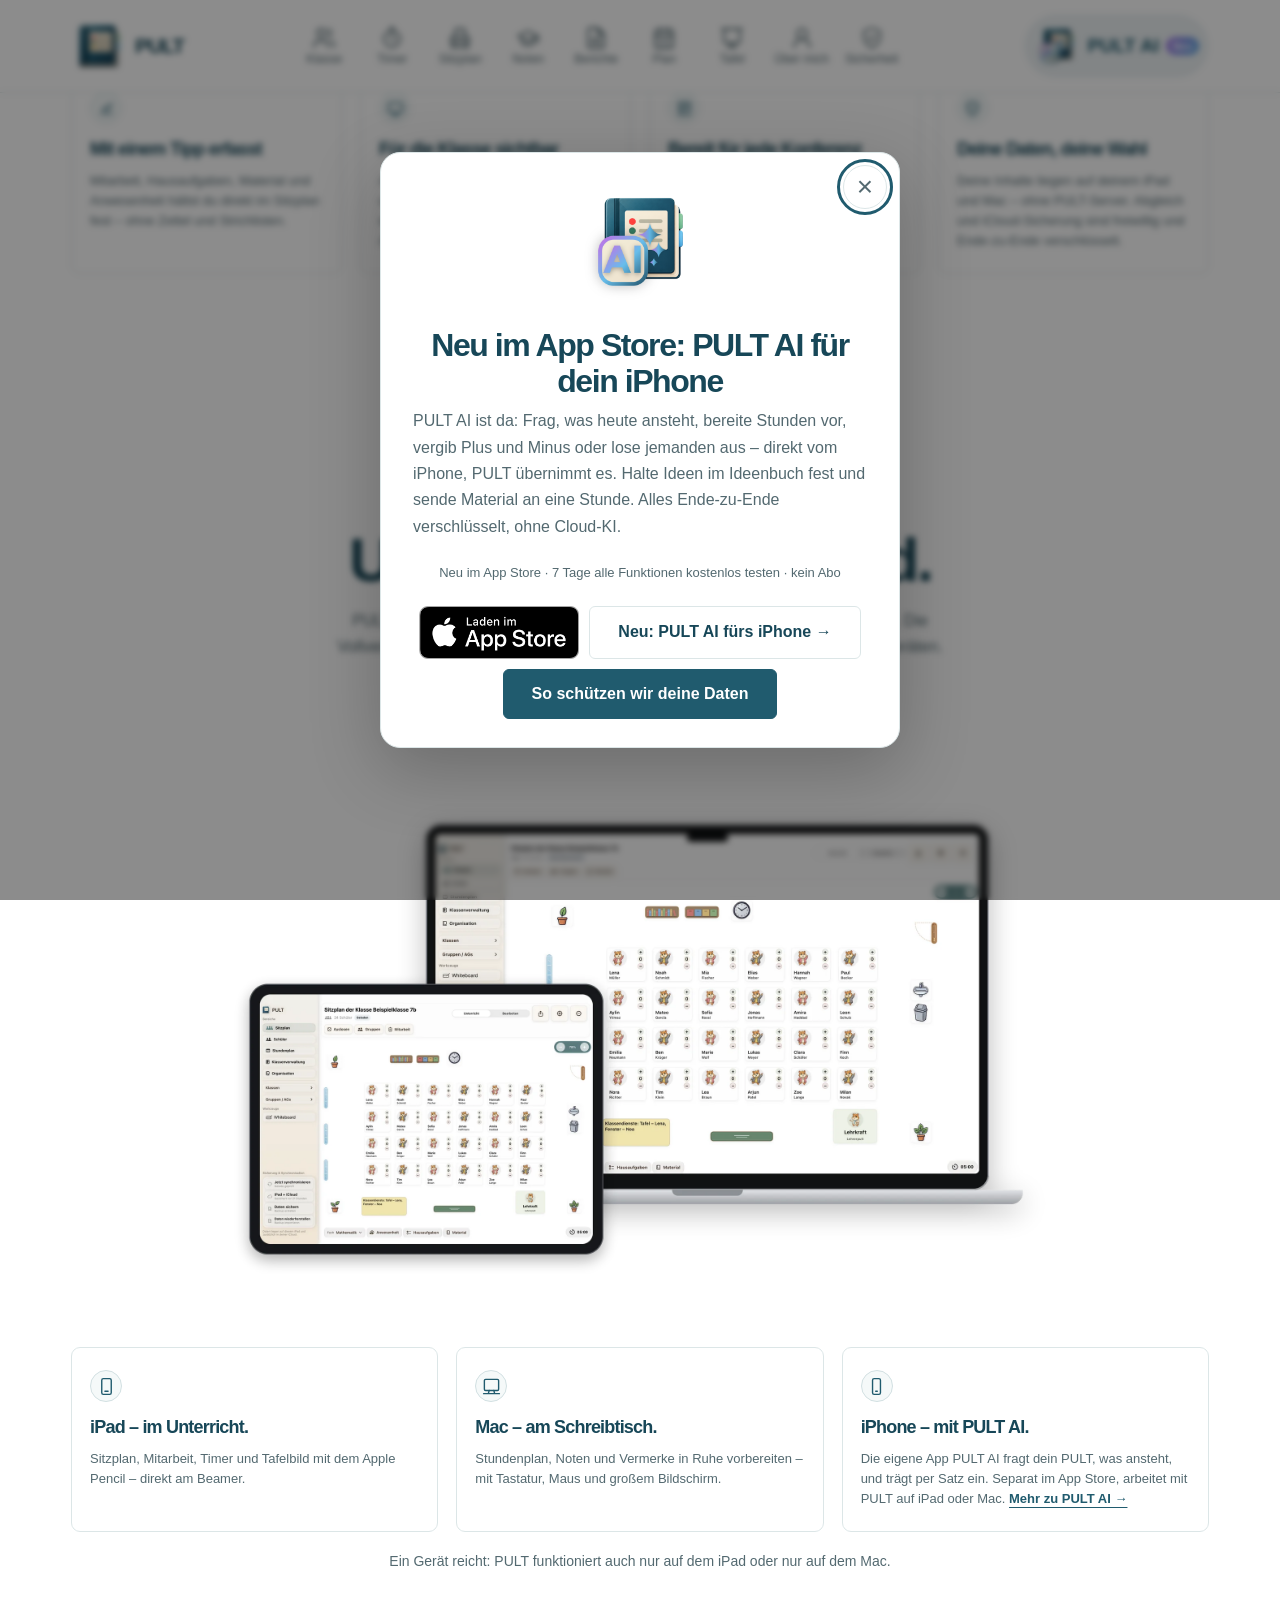
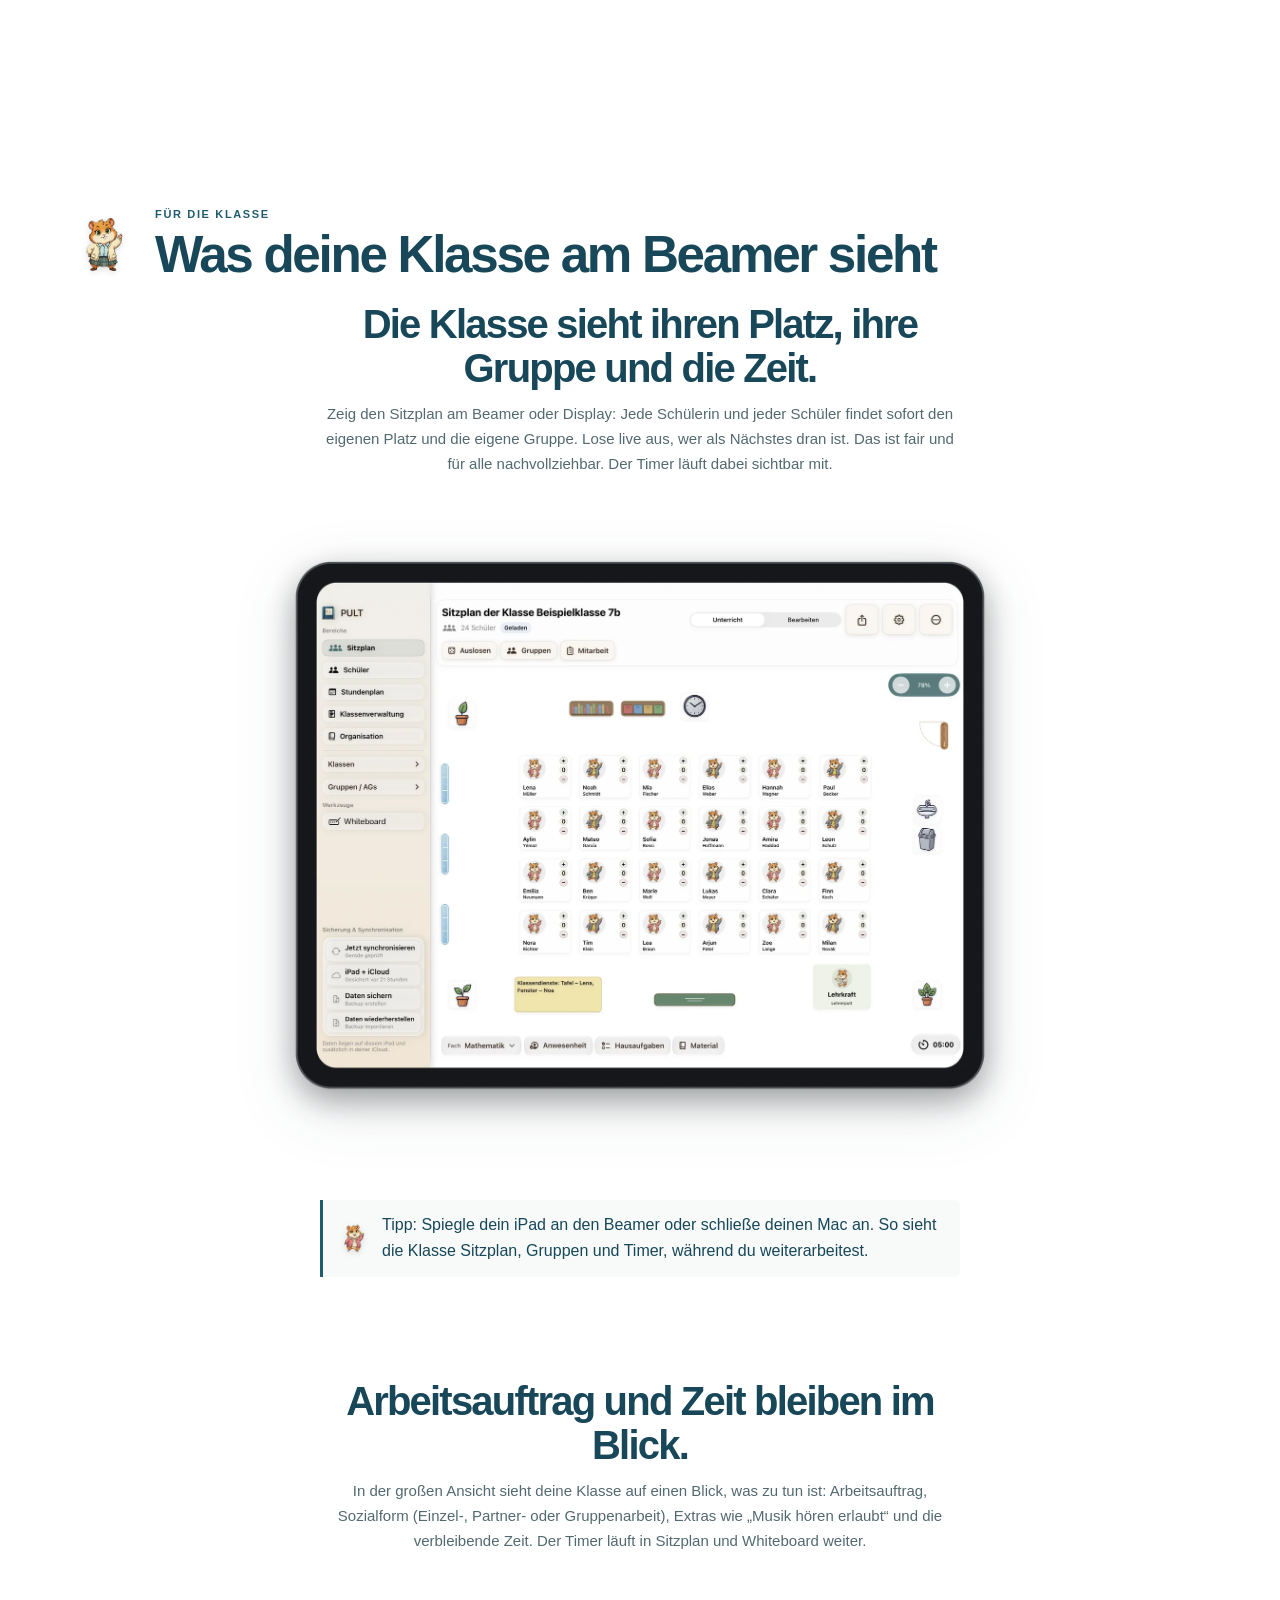
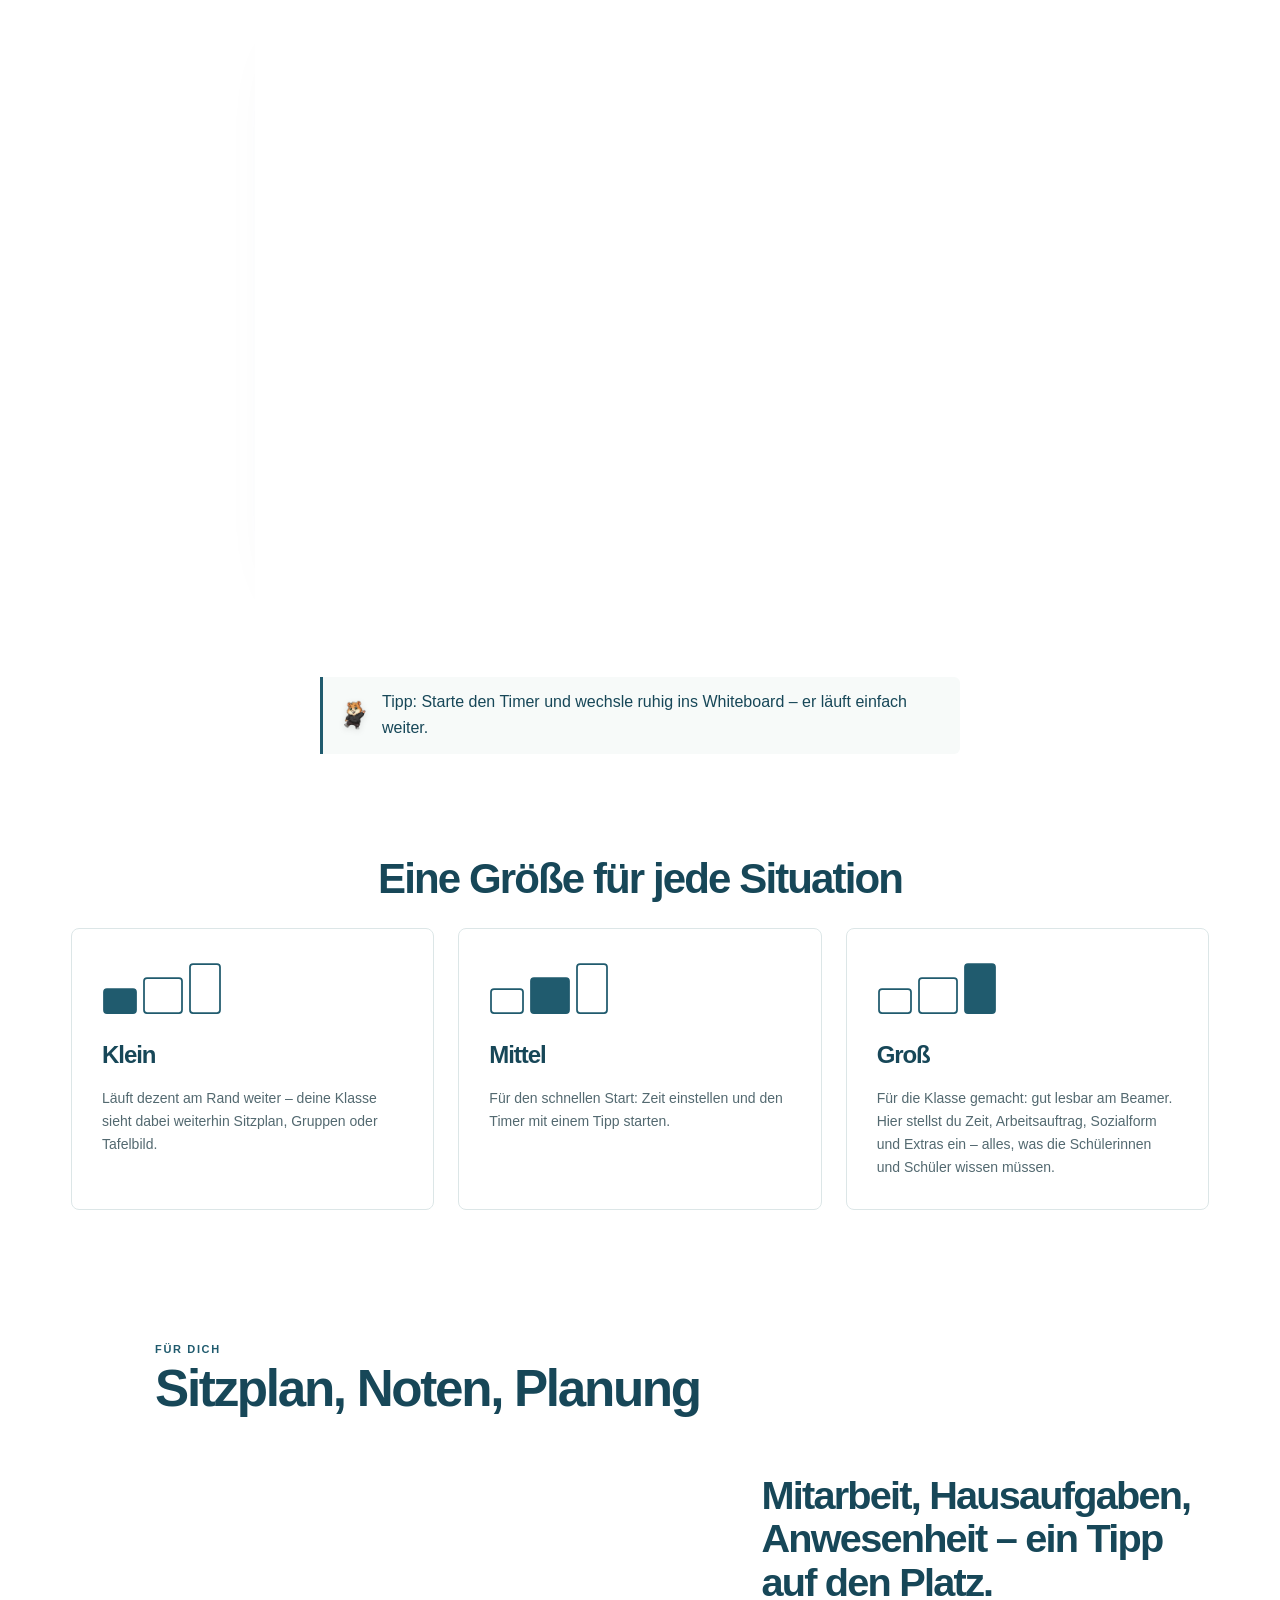
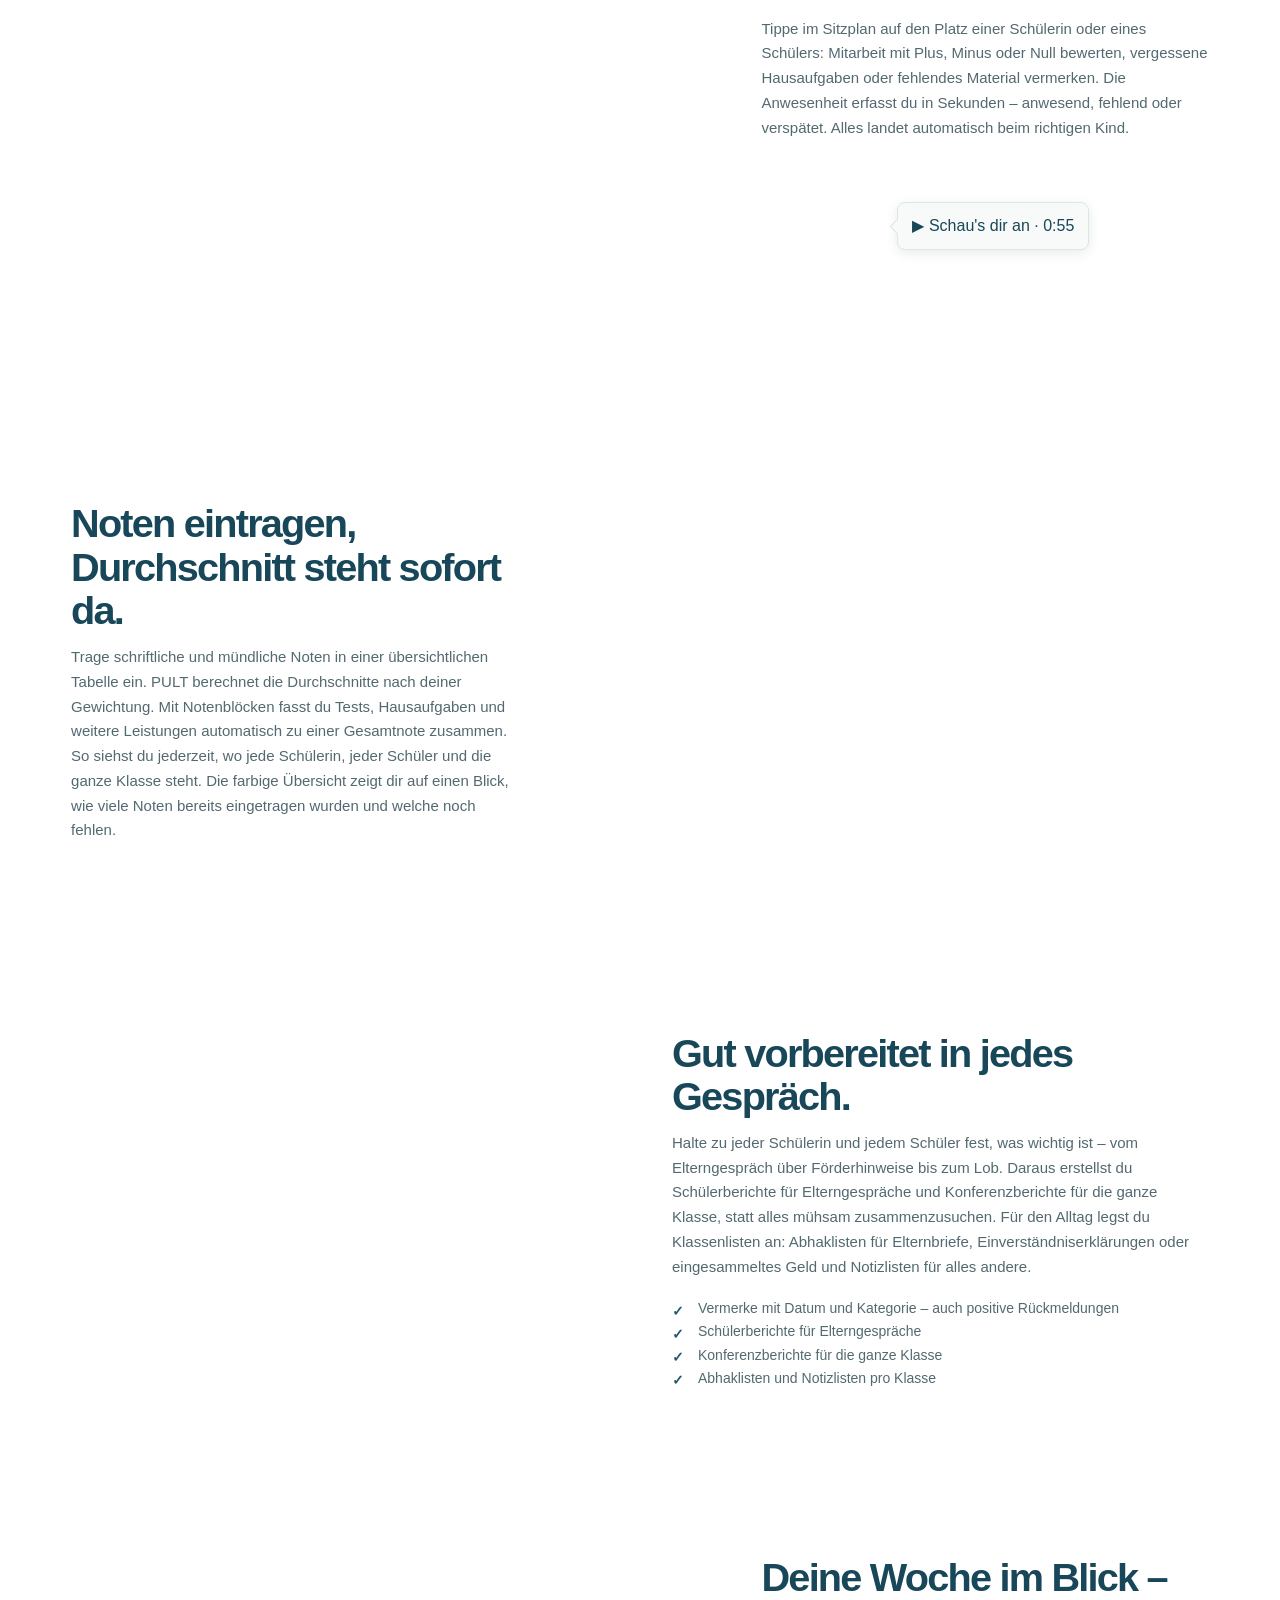
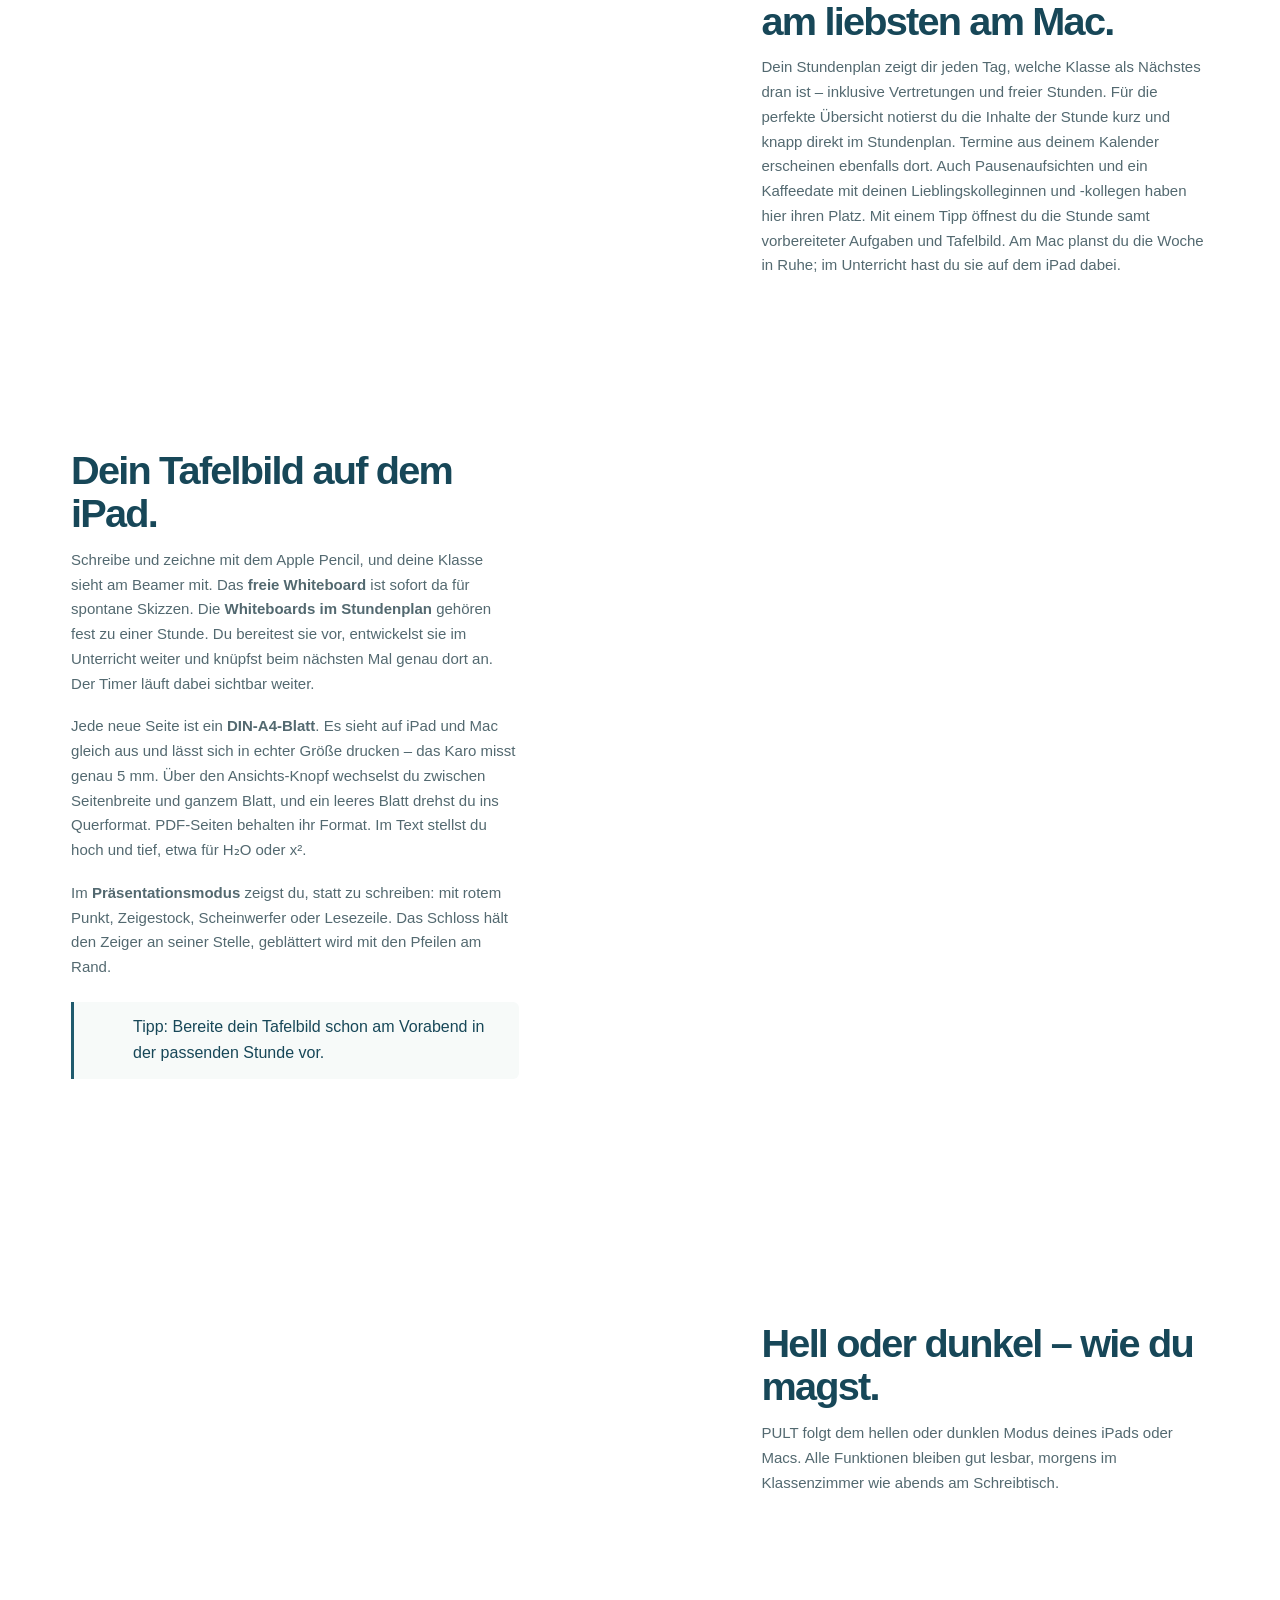
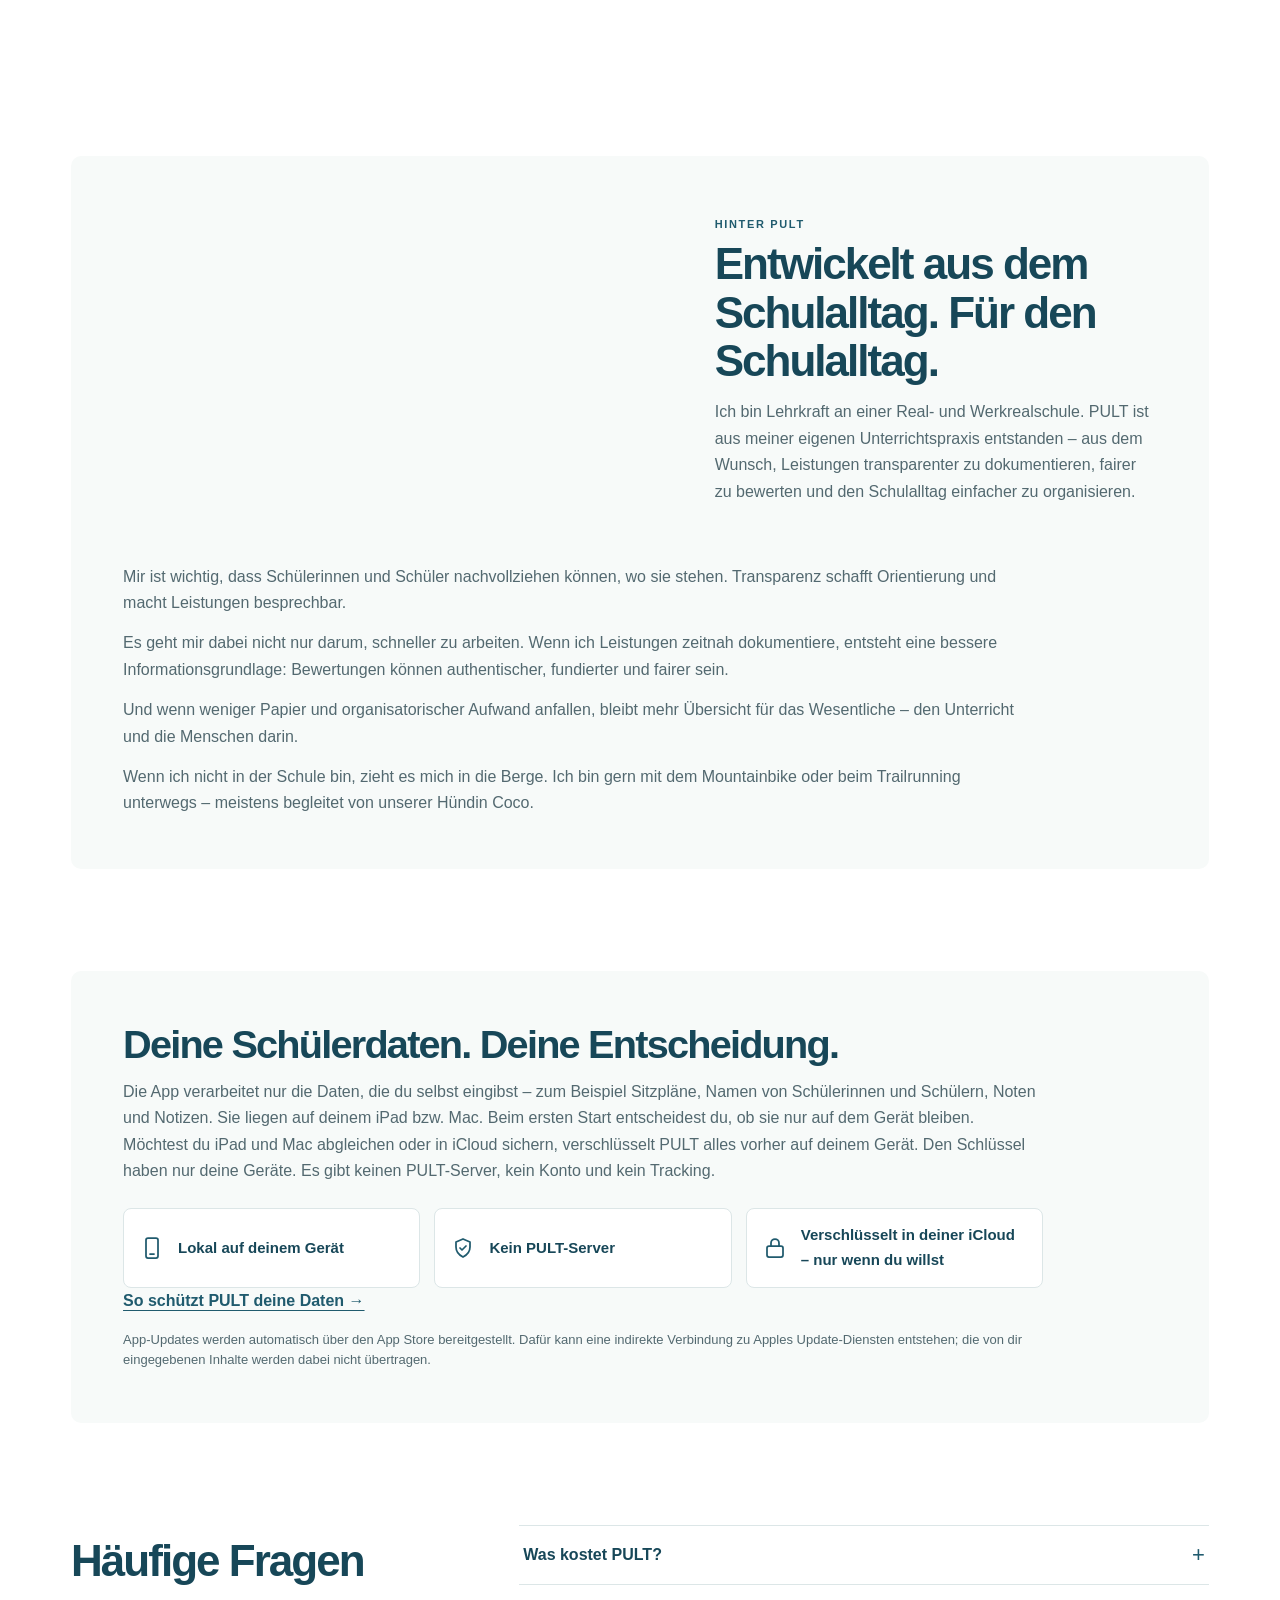
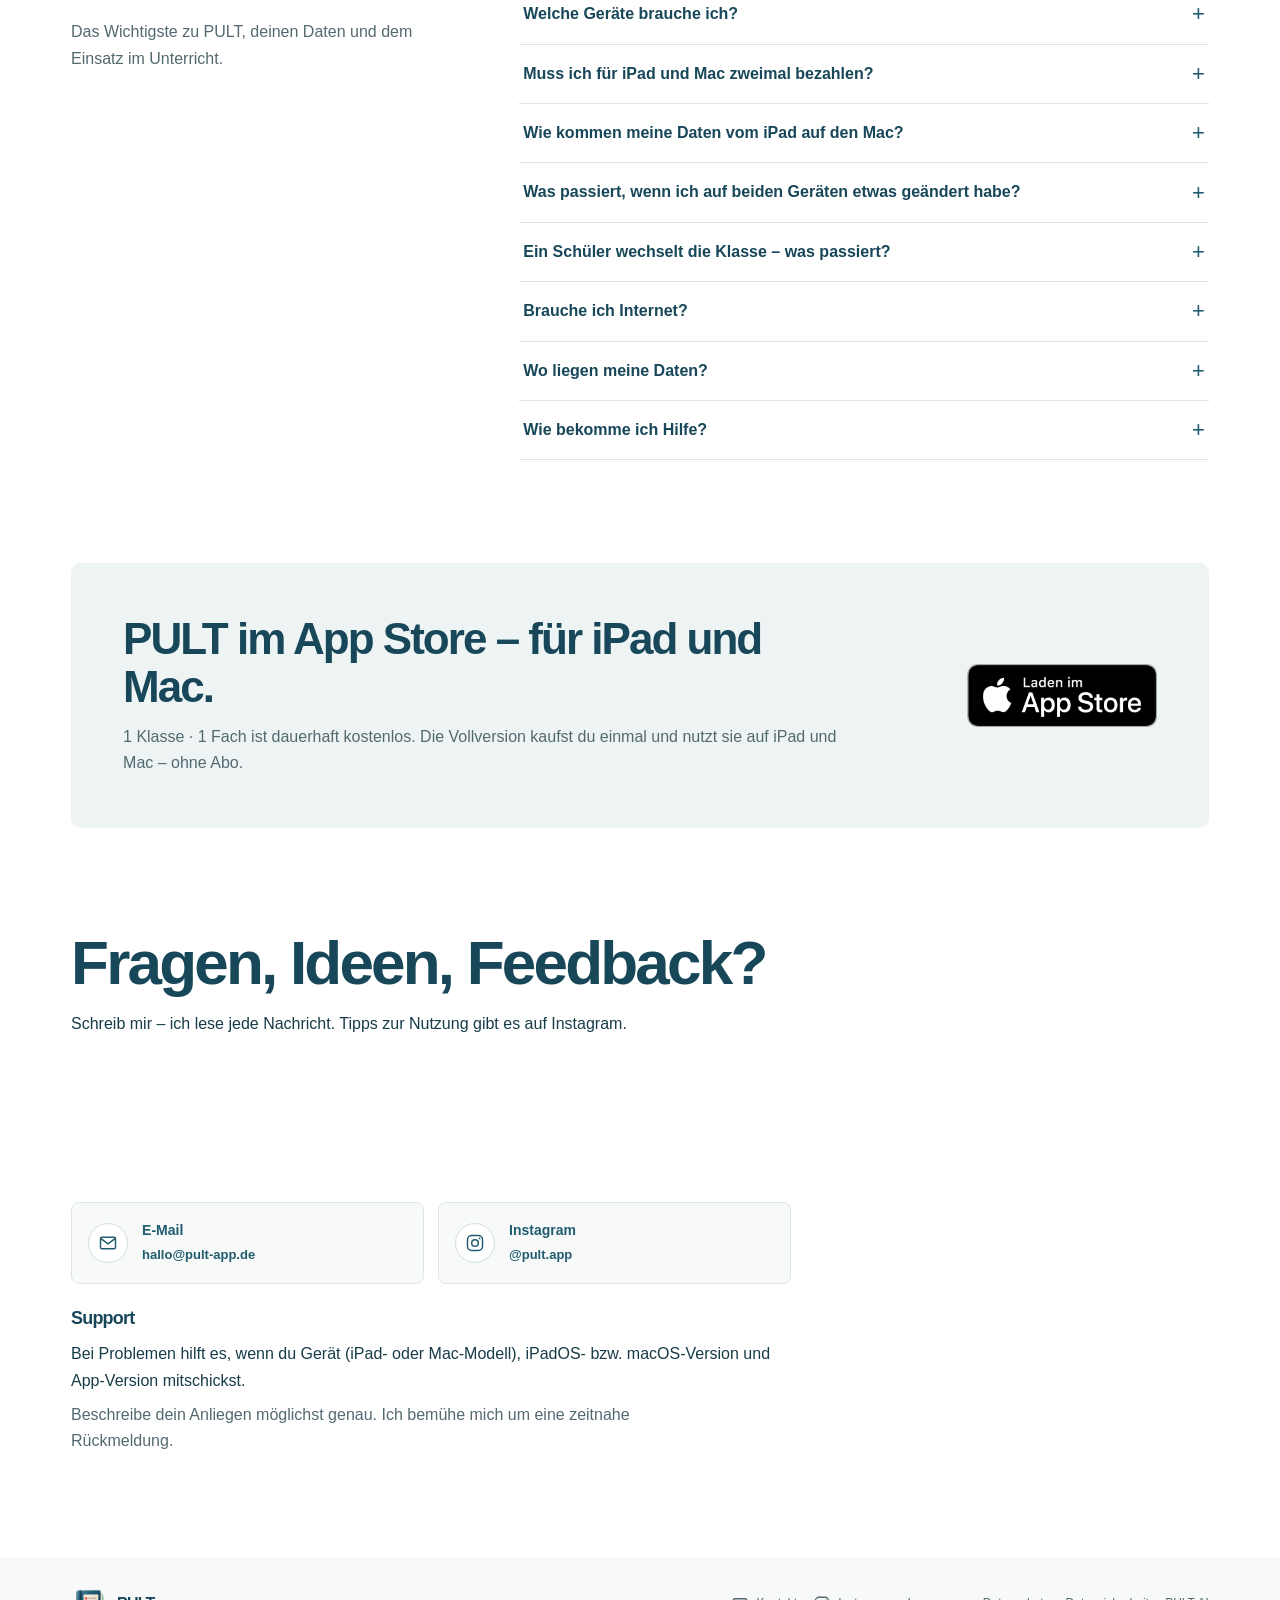
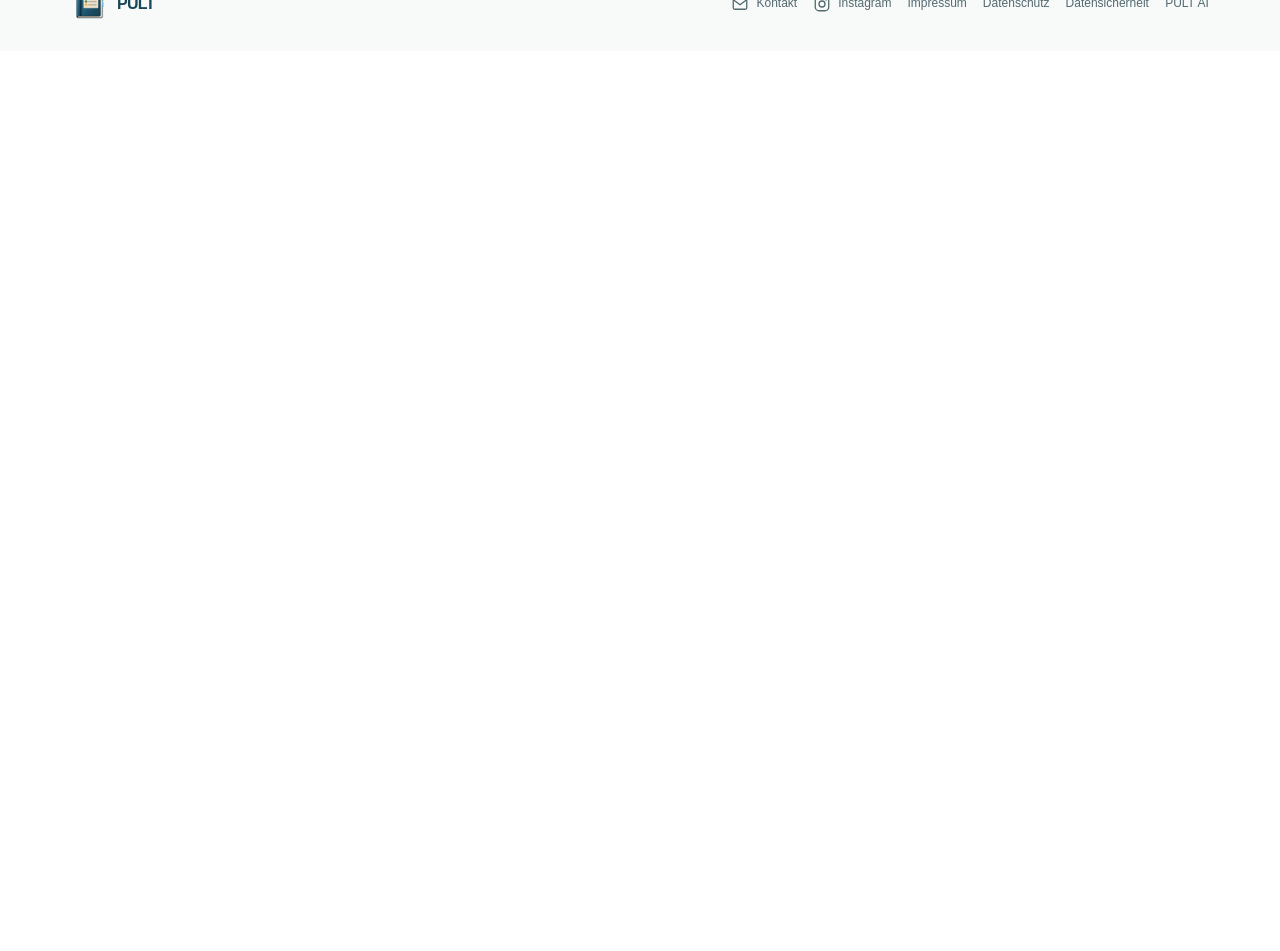
<file: index.html>
<!doctype html>
<html lang="de">
  <head>
    <meta charset="utf-8">
    <meta name="viewport" content="width=device-width, initial-scale=1">
    <meta name="theme-color" content="#ffffff">
    <meta name="description" content="PULT organisiert Sitzplan, Mitarbeit, Timer, Noten und Stundenplan für deinen Unterricht – auf dem iPad und auf dem Mac.">
    <meta property="og:type" content="website">
    <meta property="og:locale" content="de_DE">
    <meta property="og:title" content="PULT – dein digitales Lehrerpult">
    <meta property="og:description" content="Planen am Mac. Unterrichten am iPad. Dein digitales Lehrerpult – einmal kaufen, auf beiden nutzen.">
    <meta property="og:image" content="https://pult-app.de/assets/images/web/og-pult-geraete.png">
    <meta property="og:image:width" content="1200">
    <meta property="og:image:height" content="630">
    <meta property="og:image:alt" content="PULT auf iPad und Mac, daneben PULT AI auf dem iPhone. Planen am Mac. Unterrichten am iPad.">
    <meta name="twitter:card" content="summary_large_image">
    <meta name="twitter:image" content="https://pult-app.de/assets/images/web/og-pult-geraete.png">
    <title>PULT – dein digitales Lehrerpult</title>
    <link rel="icon" href="./assets/pult-logo.png" type="image/png">
    <link rel="apple-touch-icon" href="./assets/pult-logo.png">
    <link rel="stylesheet" href="./styles.css?v=hero-sitzplan-timer-20261111">
    <link rel="stylesheet" href="./assets/css/pult-ai-popup.css?v=pult-ai-appstore-20261107">
    <script type="module" src="./script.js?v=mac-20261111"></script>
    <script src="./assets/js/videos.js" defer></script>
    <script src="./assets/js/pult-ai-popup.js?v=pult-ai-appstore-20261107" defer></script>
  </head>
  <body>
    <a class="skip-link" href="#inhalt">Zum Inhalt springen</a>
    <header class="site-header">
      <div class="container header-inner">
        <a class="brand" href="#start" aria-label="PULT – zur Startseite">
          <img src="./assets/pult-logo.png" width="54" height="54" alt="">
          <span>PULT</span>
        </a>
        <a class="navigation-pult-ai header-pult-ai" href="/pult-ai/" aria-label="PULT AI, neu"><img src="./assets/images/pult-ai-logo.png?v=20261025" width="46" height="46" alt=""><span>PULT AI</span></a>
        <button class="menu-toggle" type="button" aria-expanded="false" aria-controls="hauptnavigation">
          <span class="menu-icon" aria-hidden="true"></span>
          <span class="visually-hidden">Menü öffnen</span>
        </button>
        <nav class="navigation" id="hauptnavigation" aria-label="Hauptnavigation">
          <a class="navigation-link" href="#klasse" aria-label="Für die Klasse" title="Für die Klasse"><svg aria-hidden="true" viewBox="0 0 24 24"><path d="M16 21v-2a4 4 0 0 0-4-4H6a4 4 0 0 0-4 4v2"/><circle cx="9" cy="7" r="4"/><path d="M22 21v-2a4 4 0 0 0-3-3.87M16 3.13a4 4 0 0 1 0 7.75"/></svg><span class="nav-label-short">Klasse</span><span class="nav-label-full">Für die Klasse</span></a>
          <a class="navigation-link" href="#timer" aria-label="Timer" title="Timer"><svg aria-hidden="true" viewBox="0 0 24 24"><circle cx="12" cy="13" r="8"/><path d="M12 9v4l2.5 1.5M10 2h4M12 2v3"/></svg><span class="nav-label-short">Timer</span><span class="nav-label-full">Timer</span></a>
          <a class="navigation-link" href="#sitzplan" aria-label="Sitzplan" title="Sitzplan"><svg aria-hidden="true" viewBox="0 0 24 24"><path d="M7 11V5a2 2 0 0 1 2-2h6a2 2 0 0 1 2 2v6"/><path d="M5 11h14a2 2 0 0 1 2 2v3H3v-3a2 2 0 0 1 2-2ZM5 16v5m14-5v5M3 21h18"/></svg><span class="nav-label-short">Sitzplan</span><span class="nav-label-full">Sitzplan</span></a>
          <a class="navigation-link" href="#noten" aria-label="Noten" title="Noten"><svg aria-hidden="true" viewBox="0 0 24 24"><path d="m22 10-10-5L2 10l10 5 10-5ZM6 12v5c3.5 3 8.5 3 12 0v-5m4-2v6"/></svg><span class="nav-label-short">Noten</span><span class="nav-label-full">Noten</span></a>
          <a class="navigation-link" href="#berichte" aria-label="Berichte" title="Berichte"><svg aria-hidden="true" viewBox="0 0 24 24"><path d="M14 2H6a2 2 0 0 0-2 2v16a2 2 0 0 0 2 2h12a2 2 0 0 0 2-2V8z"/><path d="M14 2v6h6M8 13h8m-8 4h8"/></svg><span class="nav-label-short">Berichte</span><span class="nav-label-full">Berichte</span></a>
          <a class="navigation-link" href="#stundenplan" aria-label="Stundenplan" title="Stundenplan"><svg aria-hidden="true" viewBox="0 0 24 24"><rect x="3" y="4" width="18" height="18" rx="2"/><path d="M16 2v4M8 2v4M3 10h18M8 14h2m4 0h2m-8 4h2m4 0h2"/></svg><span class="nav-label-short">Plan</span><span class="nav-label-full">Stundenplan</span></a>
          <a class="navigation-link" href="#whiteboard" aria-label="Whiteboard" title="Whiteboard"><svg aria-hidden="true" viewBox="0 0 24 24"><path d="M2 3h20M20 3v12a2 2 0 0 1-2 2H6a2 2 0 0 1-2-2V3M12 17v4M8 21h8"/></svg><span class="nav-label-short">Tafel</span><span class="nav-label-full">Whiteboard</span></a>
          <a class="navigation-link" href="#hinter-pult" aria-label="Das Gesicht hinter PULT" title="Das Gesicht hinter PULT"><svg aria-hidden="true" viewBox="0 0 24 24"><circle cx="12" cy="8" r="5"/><path d="M20 21a8 8 0 0 0-16 0"/></svg><span class="nav-label-short">Über mich</span><span class="nav-label-full">Das Gesicht hinter PULT</span></a>
          <a class="navigation-link" href="./datensicherheit.html" aria-label="Datensicherheit" title="Datensicherheit"><svg aria-hidden="true" viewBox="0 0 24 24"><path d="M12 22s8-4 8-11V5l-8-3-8 3v6c0 7 8 11 8 11Z"/><path d="m9 12 2 2 4-4"/></svg><span class="nav-label-short">Sicherheit</span><span class="nav-label-full">Datensicherheit</span></a>
          <a class="navigation-pult-ai" href="/pult-ai/" aria-label="PULT AI, neu" title="PULT AI">
            <img src="./assets/images/pult-ai-logo.png?v=20261025" width="46" height="46" alt="">
            <span>PULT AI</span>
            <span class="navigation-new" aria-hidden="true">Neu</span>
          </a>
        </nav>
      </div>
    </header>

    <main id="inhalt">
      <section class="hero section-space hero-stacked" id="start" aria-labelledby="hero-title">
        <div class="container hero-grid">
          <div class="hero-copy">
            <div class="hero-heading">
              <img class="hero-logo" src="./assets/pult-logo-freigestellt.png" width="599" height="620" alt="PULT" decoding="async">
              <h1 id="hero-title">Dein digitales Lehrerpult</h1>
            </div>
            <p class="hero-description">Planen am Mac, unterrichten am iPad: PULT organisiert Sitzplan, Noten und Stundenplan – und zeigt deiner Klasse am Beamer Sitzplan, Gruppen und den Timer mit Arbeitsauftrag.</p>
          </div>
          <figure class="hero-visual">
            <button class="screenshot-trigger" type="button" aria-label="Bild vergrößern: PULT auf Mac und iPad, PULT AI auf dem iPhone">
              <picture>
                <source srcset="./assets/images/web/web-pult-geraete.webp?v=20261120" type="image/webp">
                <img src="./assets/images/web/web-pult-geraete.png?v=20261120" width="2000" height="1237" alt="PULT auf dem Mac mit Wochenstundenplan und auf dem iPad mit Sitzplan, daneben die iPhone-App PULT AI" fetchpriority="high" decoding="async">
              </picture>
            </button>
          </figure>
          <div class="hero-actions">
            <a class="app-store-link" data-config-link="appStoreUrl" data-config-label="Im App Store laden"><img class="app-store-badge" src="./assets/app-store-badge-de.png" width="600" height="200" alt="Laden im App Store"></a>
            <span class="hero-discover">
              <a class="hero-secondary-link" href="#klasse">Funktionen entdecken <span aria-hidden="true">↓</span></a>
              <img src="./assets/hamster-start.png" width="64" height="64" alt="" aria-hidden="true" decoding="async">
            </span>
          </div>
          <div class="hero-devices" aria-label="PULT Apps und Geräte">
            <span class="hero-device">
              <img src="./assets/pult-logo.png" width="28" height="28" alt="" aria-hidden="true">
              <span>PULT für iPad und Mac</span>
            </span>
            <span class="hero-device-separator" aria-hidden="true">·</span>
            <a class="hero-device" href="/pult-ai/">
              <img src="./assets/images/pult-ai-logo.png?v=20261025" width="28" height="28" alt="" aria-hidden="true">
              <span>PULT AI fürs iPhone</span>
            </a>
          </div>
        </div>
      </section>

      <section class="advantages" aria-labelledby="advantages-title">
        <div class="container advantages-grid">
          <h2 class="visually-hidden" id="advantages-title">Vorteile von PULT</h2>
          <article class="advantage-card">
            <span class="line-icon-circle" aria-hidden="true"><svg viewBox="0 0 24 24"><path d="M5 18h14M7 14l3-4 3 3 4-6"></path><path d="M16 7h2v2"></path></svg></span>
            <h3>Mit einem Tipp erfasst</h3>
            <p>Mitarbeit, Hausaufgaben, Material und Anwesenheit hältst du direkt im Sitzplan fest – ohne Zettel und Strichlisten.</p>
          </article>
          <article class="advantage-card">
            <span class="line-icon-circle" aria-hidden="true"><svg viewBox="0 0 24 24"><rect x="3" y="5" width="18" height="12" rx="1.5"></rect><path d="M8 21h8m-4-4v4"></path></svg></span>
            <h3>Für die Klasse sichtbar</h3>
            <p>Am Beamer sehen deine Schülerinnen und Schüler ihren Platz, ihre Gruppe, die Auslosung und den Timer mit Arbeitsauftrag.</p>
          </article>
          <article class="advantage-card">
            <span class="line-icon-circle" aria-hidden="true"><svg viewBox="0 0 24 24"><path d="M5 4h14v16H5z"></path><path d="M8 8h8m-8 4h8m-8 4h5"></path></svg></span>
            <h3>Bereit für jede Konferenz</h3>
            <p>Schülerinfos, Schülerberichte und Konferenzberichte hast du jederzeit griffbereit.</p>
          </article>
          <article class="advantage-card">
            <span class="line-icon-circle" aria-hidden="true"><svg viewBox="0 0 24 24"><path d="M12 3 5 6v5c0 5 3 8 7 10 4-2 7-5 7-10V6l-7-3Z"></path><path d="M9 12h6"></path></svg></span>
            <h3>Deine Daten, deine Wahl</h3>
            <p>Deine Inhalte liegen auf deinem iPad und Mac – ohne PULT-Server. Abgleich und iCloud-Sicherung sind freiwillig und Ende-zu-Ende verschlüsselt.</p>
          </article>
        </div>
      </section>

      <section class="devices-section container" id="geraete" aria-labelledby="geraete-title">
        <header class="section-intro">
          <p class="eyebrow">Deine Geräte</p>
          <h2 id="geraete-title">Planen am Mac. Unterrichten am iPad.</h2>
          <p>PULT läuft auf dem iPad und auf Macs mit Apple-Chip – mit allen Funktionen. Die Vollversion kaufst du einmal und nutzt sie mit derselben Apple-ID auf beiden Geräten.</p>
        </header>
        <figure class="feature-visual devices-visual">
          <button class="screenshot-trigger" type="button" aria-label="Bild vergrößern: Derselbe PULT-Sitzplan auf iPad und Mac">
            <picture>
              <source srcset="./assets/images/web/web-pult-ipad-und-mac.webp?v=20261120" type="image/webp">
              <img src="./assets/images/web/web-pult-ipad-und-mac.png?v=20261120" width="2000" height="1242" alt="Derselbe PULT-Sitzplan der Beispielklasse 7b auf dem iPad und auf dem Mac" loading="lazy" decoding="async">
            </picture>
          </button>
        </figure>
        <div class="devices-grid">
          <article class="advantage-card">
            <span class="line-icon-circle" aria-hidden="true"><svg viewBox="0 0 24 24"><rect x="6" y="2" width="12" height="20" rx="2"></rect><path d="M10 18h4"></path></svg></span>
            <h3>iPad – im Unterricht.</h3>
            <p>Sitzplan, Mitarbeit, Timer und Tafelbild mit dem Apple Pencil – direkt am Beamer.</p>
          </article>
          <article class="advantage-card">
            <span class="line-icon-circle" aria-hidden="true"><svg viewBox="0 0 24 24"><rect x="3" y="3" width="18" height="14" rx="1.5"></rect><path d="M2 21h20m-7-4 1 4m-8 0 1-4"></path></svg></span>
            <h3>Mac – am Schreibtisch.</h3>
            <p>Stundenplan, Noten und Vermerke in Ruhe vorbereiten – mit Tastatur, Maus und großem Bildschirm.</p>
          </article>
          <article class="advantage-card">
            <span class="line-icon-circle" aria-hidden="true"><svg viewBox="0 0 24 24"><rect x="7" y="2" width="10" height="20" rx="2"></rect><path d="M11 18h2"></path></svg></span>
            <h3>iPhone – mit PULT AI.</h3>
            <p>Die eigene App PULT AI fragt dein PULT, was ansteht, und trägt per Satz ein. Separat im App Store, arbeitet mit PULT auf iPad oder Mac. <a href="/pult-ai/">Mehr zu PULT AI →</a></p>
          </article>
        </div>
        <p class="devices-note">Ein Gerät reicht: PULT funktioniert auch nur auf dem iPad oder nur auf dem Mac.</p>
      </section>

      <div class="feature-list container">
        <header class="feature-chapter">
          <img class="mascot mascot-64" src="./assets/hamsters/hamster-tipp-sitzplan.png" width="294" height="294" alt="" aria-hidden="true" loading="lazy" decoding="async">
          <div><p class="eyebrow">Für die Klasse</p><h2>Was deine Klasse am Beamer sieht</h2></div>
        </header>

        <section class="feature-stage" id="klasse" aria-labelledby="klasse-title">
          <div class="stage-copy">
            <div class="feature-copy">
              <h3 id="klasse-title">Die Klasse sieht ihren Platz, ihre Gruppe und die Zeit.</h3>
              <p>Zeig den Sitzplan am Beamer oder Display: Jede Schülerin und jeder Schüler findet sofort den eigenen Platz und die eigene Gruppe. Lose live aus, wer als Nächstes dran ist. Das ist fair und für alle nachvollziehbar. Der Timer läuft dabei sichtbar mit.</p>
            </div>
          </div>
          <figure class="feature-visual">
            <button class="screenshot-trigger" type="button" aria-label="Screenshot vergrößern: Auslosung im PULT-Sitzplan">
              <picture>
                <source srcset="./assets/images/web/web-pult-sitzplan.webp?v=20261120" type="image/webp">
                <img src="./assets/images/web/web-pult-sitzplan.png?v=20261120" width="1600" height="1237" alt="Sitzplan der Beispielklasse 7b in PULT, wie ihn die Klasse am Beamer sieht" loading="lazy" decoding="async">
              </picture>
            </button>
          </figure>
          <aside class="tip-box">
            <img class="mascot mascot-32" src="./assets/hamsters/hamster-navigation.png" width="294" height="294" alt="" aria-hidden="true" loading="lazy" decoding="async">
            <p>Tipp: Spiegle dein iPad an den Beamer oder schließe deinen Mac an. So sieht die Klasse Sitzplan, Gruppen und Timer, während du weiterarbeitest.</p>
          </aside>
        </section>

        <section class="feature-stage" id="timer" aria-labelledby="timer-title">
          <div class="stage-copy">
            <div class="feature-copy">
              <h3 id="timer-title">Arbeitsauftrag und Zeit bleiben im Blick.</h3>
              <p>In der großen Ansicht sieht deine Klasse auf einen Blick, was zu tun ist: Arbeitsauftrag, Sozialform (Einzel-, Partner- oder Gruppenarbeit), Extras wie „Musik hören erlaubt“ und die verbleibende Zeit. Der Timer läuft in Sitzplan und Whiteboard weiter.</p>
            </div>
          </div>
          <figure class="feature-visual">
            <button class="screenshot-trigger" type="button" aria-label="Screenshot vergrößern: Timer mit Arbeitsauftrag">
              <picture>
                <source srcset="./assets/images/web/web-pult-timer.webp?v=20261120" type="image/webp">
                <img src="./assets/images/web/web-pult-timer.png?v=20261120" width="1600" height="1237" alt="PULT-Timer in der großen Ansicht mit Arbeitsauftrag „Buchseite 42, Aufgaben 1 bis 5“, Partnerarbeit, Flüsterlautstärke und 05:00 Minuten" loading="lazy" decoding="async">
              </picture>
            </button>
          </figure>
          <aside class="tip-box">
            <img class="mascot mascot-32" src="./assets/hamsters/hamster-tipp-timer.png" width="294" height="294" alt="" aria-hidden="true" loading="lazy" decoding="async">
            <p>Tipp: Starte den Timer und wechsle ruhig ins Whiteboard – er läuft einfach weiter.</p>
          </aside>
        </section>

        <section class="timer-size-section" aria-labelledby="timer-sizes-title">
          <header class="section-intro">
            <h3 id="timer-sizes-title">Eine Größe für jede Situation</h3>
          </header>
          <div class="timer-cards">
            <article class="timer-card timer-card-small">
              <svg class="timer-size-icon" viewBox="0 0 120 64" aria-hidden="true"><rect x="2" y="30" width="32" height="24" rx="3"></rect><rect x="42" y="19" width="38" height="35" rx="3"></rect><rect x="88" y="5" width="30" height="49" rx="3"></rect></svg>
              <h3>Klein</h3>
              <p>Läuft dezent am Rand weiter – deine Klasse sieht dabei weiterhin Sitzplan, Gruppen oder Tafelbild.</p>
            </article>
            <article class="timer-card timer-card-medium">
              <svg class="timer-size-icon" viewBox="0 0 120 64" aria-hidden="true"><rect x="2" y="30" width="32" height="24" rx="3"></rect><rect x="42" y="19" width="38" height="35" rx="3"></rect><rect x="88" y="5" width="30" height="49" rx="3"></rect></svg>
              <h3>Mittel</h3>
              <p>Für den schnellen Start: Zeit einstellen und den Timer mit einem Tipp starten.</p>
            </article>
            <article class="timer-card timer-card-large">
              <svg class="timer-size-icon" viewBox="0 0 120 64" aria-hidden="true"><rect x="2" y="30" width="32" height="24" rx="3"></rect><rect x="42" y="19" width="38" height="35" rx="3"></rect><rect x="88" y="5" width="30" height="49" rx="3"></rect></svg>
              <h3>Groß</h3>
              <p>Für die Klasse gemacht: gut lesbar am Beamer. Hier stellst du Zeit, Arbeitsauftrag, Sozialform und Extras ein – alles, was die Schülerinnen und Schüler wissen müssen.</p>
            </article>
          </div>
        </section>

        <header class="feature-chapter">
          <img class="mascot mascot-64" src="./assets/hamster-lehrkraft.png" width="294" height="294" alt="" aria-hidden="true" loading="lazy" decoding="async">
          <div><p class="eyebrow">Für dich</p><h2>Sitzplan, Noten, Planung</h2></div>
        </header>

        <section class="feature-row" id="sitzplan" aria-labelledby="sitzplan-title">
          <figure class="feature-visual">
            <button class="screenshot-trigger" type="button" aria-label="Screenshot vergrößern: Anwesenheitsdialog">
              <picture>
                <source srcset="./assets/images/web/web-pult-anwesenheit.webp" type="image/webp">
                <img src="./assets/images/web/web-pult-anwesenheit.png" width="1600" height="1237" alt="Anwesenheit in PULT: anwesend, krank, entschuldigt und verspätet direkt im Sitzplan" loading="lazy" decoding="async">
              </picture>
            </button>
          </figure>
          <div class="feature-copy">
            <h3 id="sitzplan-title">Mitarbeit, Hausaufgaben, Anwesenheit – ein Tipp auf den Platz.</h3>
            <p>Tippe im Sitzplan auf den Platz einer Schülerin oder eines Schülers: Mitarbeit mit Plus, Minus oder Null bewerten, vergessene Hausaufgaben oder fehlendes Material vermerken. Die Anwesenheit erfasst du in Sekunden – anwesend, fehlend oder verspätet. Alles landet automatisch beim richtigen Kind.</p>
            <div data-video-slot="sitzplan-noten-planung"></div>
          </div>
        </section>

        <section class="feature-row feature-row-reverse" id="noten" aria-labelledby="noten-title">
          <figure class="feature-visual">
            <button class="screenshot-trigger" type="button" aria-label="Screenshot vergrößern: Notenübersicht">
              <picture>
                <source srcset="./assets/images/web/web-pult-noten.webp?v=20261120" type="image/webp">
                <img src="./assets/images/web/web-pult-noten.png?v=20261120" width="1600" height="1237" alt="Notenbuch in PULT mit farbigen Noten für Klassenarbeiten, Mündliches, Hausaufgaben und Vokabeltests samt Durchschnitt" loading="lazy" decoding="async">
              </picture>
            </button>
          </figure>
          <div class="feature-copy">
            <h3 id="noten-title">Noten eintragen, Durchschnitt steht sofort da.</h3>
            <p>Trage schriftliche und mündliche Noten in einer übersichtlichen Tabelle ein. PULT berechnet die Durchschnitte nach deiner Gewichtung. Mit Notenblöcken fasst du Tests, Hausaufgaben und weitere Leistungen automatisch zu einer Gesamtnote zusammen. So siehst du jederzeit, wo jede Schülerin, jeder Schüler und die ganze Klasse steht. Die farbige Übersicht zeigt dir auf einen Blick, wie viele Noten bereits eingetragen wurden und welche noch fehlen.</p>
          </div>
        </section>

        <section class="feature-row" id="berichte" aria-labelledby="berichte-title">
          <figure class="feature-visual mac-feature-visual">
            <button class="screenshot-trigger" type="button" aria-label="Screenshot vergrößern: Vermerke in PULT auf dem Mac">
              <picture>
                <source srcset="./assets/images/web/web-pult-mac-vermerke.webp?v=20261120" type="image/webp">
                <img src="./assets/images/web/web-pult-mac-vermerke.png?v=20261120" width="2000" height="1356" alt="Vermerke in PULT auf dem Mac: Gute Mitarbeit, Elterngespräch, Förderhinweis und Absprache der Beispielklasse 7b" loading="lazy" decoding="async">
              </picture>
            </button>
          </figure>
          <div class="feature-copy">
            <h3 id="berichte-title">Gut vorbereitet in jedes Gespräch.</h3>
            <p>Halte zu jeder Schülerin und jedem Schüler fest, was wichtig ist – vom Elterngespräch über Förderhinweise bis zum Lob. Daraus erstellst du Schülerberichte für Elterngespräche und Konferenzberichte für die ganze Klasse, statt alles mühsam zusammenzusuchen. Für den Alltag legst du Klassenlisten an: Abhaklisten für Elternbriefe, Einverständniserklärungen oder eingesammeltes Geld und Notizlisten für alles andere.</p>
            <ul>
              <li>Vermerke mit Datum und Kategorie – auch positive Rückmeldungen</li>
              <li>Schülerberichte für Elterngespräche</li>
              <li>Konferenzberichte für die ganze Klasse</li>
              <li>Abhaklisten und Notizlisten pro Klasse</li>
            </ul>
          </div>
        </section>

        <section class="feature-row" id="stundenplan" aria-labelledby="stundenplan-title">
          <figure class="feature-visual mac-feature-visual">
            <button class="screenshot-trigger" type="button" aria-label="Screenshot vergrößern: Wochenstundenplan">
              <picture>
                <source srcset="./assets/images/web/web-pult-mac-stundenplan.webp?v=20261120" type="image/webp">
                <img src="./assets/images/web/web-pult-mac-stundenplan.png?v=20261120" width="2000" height="1356" alt="Wochenstundenplan in PULT auf dem Mac mit Fächern, Räumen, Pausen und freien Stunden" loading="lazy" decoding="async">
              </picture>
            </button>
          </figure>
          <div class="feature-copy">
            <h3 id="stundenplan-title">Deine Woche im Blick – am liebsten am Mac.</h3>
            <p>Dein Stundenplan zeigt dir jeden Tag, welche Klasse als Nächstes dran ist – inklusive Vertretungen und freier Stunden. Für die perfekte Übersicht notierst du die Inhalte der Stunde kurz und knapp direkt im Stundenplan. Termine aus deinem Kalender erscheinen ebenfalls dort. Auch Pausenaufsichten und ein Kaffeedate mit deinen Lieblingskolleginnen und -kollegen haben hier ihren Platz. Mit einem Tipp öffnest du die Stunde samt vorbereiteter Aufgaben und Tafelbild. Am Mac planst du die Woche in Ruhe; im Unterricht hast du sie auf dem iPad dabei.</p>
          </div>
        </section>

        <section class="feature-row feature-row-reverse" id="whiteboard" aria-labelledby="whiteboard-title">
          <figure class="feature-visual">
            <button class="screenshot-trigger" type="button" aria-label="Screenshot vergrößern: PULT-Whiteboard">
              <picture>
                <source srcset="./assets/images/web/web-pult-whiteboard.webp?v=20261125" type="image/webp">
                <img src="./assets/images/web/web-pult-whiteboard.png?v=20261125" width="1600" height="1226" alt="Whiteboard in PULT auf dem iPad: Tafelbild zur Fotosynthese auf einem DIN-A4-Blatt mit 5-mm-Karo" loading="lazy" decoding="async">
              </picture>
            </button>
          </figure>
          <div class="feature-copy">
            <h3 id="whiteboard-title">Dein Tafelbild auf dem iPad.</h3>
            <p>Schreibe und zeichne mit dem Apple Pencil, und deine Klasse sieht am Beamer mit. Das <strong>freie Whiteboard</strong> ist sofort da für spontane Skizzen. Die <strong>Whiteboards im Stundenplan</strong> gehören fest zu einer Stunde. Du bereitest sie vor, entwickelst sie im Unterricht weiter und knüpfst beim nächsten Mal genau dort an. Der Timer läuft dabei sichtbar weiter.</p>
            <p>Jede neue Seite ist ein <strong>DIN-A4-Blatt</strong>. Es sieht auf iPad und Mac gleich aus und lässt sich in echter Größe drucken – das Karo misst genau 5&nbsp;mm. Über den Ansichts-Knopf wechselst du zwischen Seitenbreite und ganzem Blatt, und ein leeres Blatt drehst du ins Querformat. PDF-Seiten behalten ihr Format. Im Text stellst du hoch und tief, etwa für H₂O oder x².</p>
            <p>Im <strong>Präsentationsmodus</strong> zeigst du, statt zu schreiben: mit rotem Punkt, Zeigestock, Scheinwerfer oder Lesezeile. Das Schloss hält den Zeiger an seiner Stelle, geblättert wird mit den Pfeilen am Rand.</p>
            <aside class="tip-box">
              <img class="mascot mascot-32" src="./assets/hamsters/hamster-tipp-whiteboard.png" width="294" height="294" alt="" aria-hidden="true" loading="lazy" decoding="async">
              <p>Tipp: Bereite dein Tafelbild schon am Vorabend in der passenden Stunde vor.</p>
            </aside>
          </div>
        </section>

        <section class="feature-row" id="darstellung" aria-labelledby="darstellung-title">
          <figure class="feature-visual mode-visual">
            <button class="screenshot-trigger" type="button" aria-label="Screenshot vergrößern: PULT im hellen und dunklen Modus">
              <picture>
                <source srcset="./assets/images/web/web-pult-hell-dunkel.webp?v=20261120" type="image/webp">
                <img src="./assets/images/web/web-pult-hell-dunkel.png?v=20261120" width="1600" height="1175" alt="Der PULT-Sitzplan im hellen und im dunklen Design auf dem iPad" loading="lazy" decoding="async">
              </picture>
            </button>
          </figure>
          <div class="feature-copy">
            <h3 id="darstellung-title">Hell oder dunkel – wie du magst.</h3>
            <p>PULT folgt dem hellen oder dunklen Modus deines iPads oder Macs. Alle Funktionen bleiben gut lesbar, morgens im Klassenzimmer wie abends am Schreibtisch.</p>
          </div>
        </section>

        <section class="about-section" id="hinter-pult" aria-labelledby="about-title">
          <figure class="about-illustration">
            <img src="./assets/ueber-mich.png" width="1365" height="768" alt="Comic-Illustration einer Lehrkraft, die im Klassenzimmer ein iPad mit dem PULT-Sitzplan zeigt." loading="lazy" decoding="async">
          </figure>
          <div class="about-intro">
            <p class="eyebrow">Hinter PULT</p>
            <h2 id="about-title">Entwickelt aus dem Schulalltag. Für den Schulalltag.</h2>
            <p>Ich bin Lehrkraft an einer Real- und Werkrealschule. PULT ist aus meiner eigenen Unterrichtspraxis entstanden – aus dem Wunsch, Leistungen transparenter zu dokumentieren, fairer zu bewerten und den Schulalltag einfacher zu organisieren.</p>
          </div>
          <div class="about-story">
            <p>Mir ist wichtig, dass Schülerinnen und Schüler nachvollziehen können, wo sie stehen. Transparenz schafft Orientierung und macht Leistungen besprechbar.</p>
            <p>Es geht mir dabei nicht nur darum, schneller zu arbeiten. Wenn ich Leistungen zeitnah dokumentiere, entsteht eine bessere Informationsgrundlage: Bewertungen können authentischer, fundierter und fairer sein.</p>
            <p>Und wenn weniger Papier und organisatorischer Aufwand anfallen, bleibt mehr Übersicht für das Wesentliche – den Unterricht und die Menschen darin.</p>
            <p>Wenn ich nicht in der Schule bin, zieht es mich in die Berge. Ich bin gern mit dem Mountainbike oder beim Trailrunning unterwegs – meistens begleitet von unserer Hündin Coco.</p>
          </div>
        </section>

        <section class="data-section" id="daten" aria-labelledby="daten-title">
          <div class="data-copy">
            <h3 id="daten-title">Deine Schülerdaten. Deine Entscheidung.</h3>
            <p>Die App verarbeitet nur die Daten, die du selbst eingibst – zum Beispiel Sitzpläne, Namen von Schülerinnen und Schülern, Noten und Notizen. Sie liegen auf deinem iPad bzw. Mac. Beim ersten Start entscheidest du, ob sie nur auf dem Gerät bleiben.<!-- PRÜFEN: Bezeichnung auf dem Mac --> Möchtest du iPad und Mac abgleichen oder in iCloud sichern, verschlüsselt PULT alles vorher auf deinem Gerät. Den Schlüssel haben nur deine Geräte. Es gibt keinen PULT-Server, kein Konto und kein Tracking.</p>
            <div class="data-options">
              <article><svg viewBox="0 0 24 24" aria-hidden="true"><rect x="6" y="2" width="12" height="20" rx="2"></rect><path d="M10 18h4"></path></svg><h3>Lokal auf deinem Gerät</h3></article>
              <article><svg viewBox="0 0 24 24" aria-hidden="true"><path d="M12 3 5 6v5c0 5 3 8 7 10 4-2 7-5 7-10V6l-7-3Z"></path><path d="m9 12 2 2 4-4"></path></svg><h3>Kein PULT-Server</h3></article>
              <article><svg viewBox="0 0 24 24" aria-hidden="true"><rect x="4" y="10" width="16" height="11" rx="2"></rect><path d="M8 10V7a4 4 0 0 1 8 0v3"></path></svg><h3>Verschlüsselt in deiner iCloud – nur wenn du willst</h3></article>
            </div>
            <p class="data-security-link"><a href="./datensicherheit.html">So schützt PULT deine Daten →</a></p>
            <p class="update-note">App-Updates werden automatisch über den App Store bereitgestellt. Dafür kann eine indirekte Verbindung zu Apples Update-Diensten entstehen; die von dir eingegebenen Inhalte werden dabei nicht übertragen.</p>
          </div>
        </section>

      </div>

      <section class="faq-section container" aria-labelledby="faq-title">
        <div class="faq-intro">
          <h2 id="faq-title">Häufige Fragen</h2>
          <p>Das Wichtigste zu PULT, deinen Daten und dem Einsatz im Unterricht.</p>
        </div>
        <div class="faq-list">
          <details><summary>Was kostet PULT?</summary><p>1 Klasse · 1 Fach ist dauerhaft kostenlos. Weitere Klassen, Fächer und Gruppen schaltest du mit der Vollversion frei – einmal kaufen, kein Abo. Der Kauf gilt mit derselben Apple-ID auf iPad und Mac.</p></details>
          <details><summary>Welche Geräte brauche ich?</summary><p>Ein iPad oder einen Mac mit Apple-Chip (M1 oder neuer) – eins davon reicht. PULT läuft auf beiden mit allen Funktionen. Fürs iPhone gibt es die eigene App PULT AI, die mit PULT auf iPad oder Mac zusammenarbeitet.</p></details>
          <details><summary>Muss ich für iPad und Mac zweimal bezahlen?</summary><p>Nein. Die Vollversion kaufst du einmal, auf dem iPad oder auf dem Mac, und nutzt sie mit derselben Apple-ID auf beiden Geräten. PULT AI fürs iPhone ist eine eigene App und wird separat gekauft.</p></details>
          <details><summary>Wie kommen meine Daten vom iPad auf den Mac?</summary><p>Wenn du willst, gleicht PULT iPad und Mac über deine eigene iCloud ab – vorher auf dem Gerät Ende-zu-Ende verschlüsselt. Ohne Abgleich arbeiten beide Geräte getrennt. Mehr dazu auf der Seite <a href="./datensicherheit.html">Datensicherheit</a>.</p></details>
          <details><summary>Was passiert, wenn ich auf beiden Geräten etwas geändert habe?</summary><p>PULT führt nichts heimlich zusammen. Du wählst, welcher Stand gilt; der andere bleibt fünf Tage lang als Sicherheitskopie erhalten. Ist PULT gerade offen, erscheint dafür ein Hinweis links in der Seitenleiste statt eines Fensters mitten in der Arbeit. Nur Ansehen, Blättern oder Präsentieren zählt nicht als Änderung.</p></details>
          <details><summary>Ein Schüler wechselt die Klasse – was passiert?</summary><p>Holst du ihn in den Sitzplan der neuen Klasse, fragt PULT vorher nach. Der alte Platz wird frei, Info und Notiz kommen mit, Noten und Einträge bleiben gespeichert. Für Kurse aus mehreren Klassen, etwa Sport oder Religion, nimmst du eine Gruppe – dort bleibt jede und jeder in der eigenen Klasse.</p></details>
          <details><summary>Brauche ich Internet?</summary><p>Nein. PULT funktioniert offline. Internet brauchst du nur, wenn du iPad und Mac abgleichst, in iCloud sicherst oder PULT AI verbindest.</p></details>
          <!-- TODO: Antwort zum Gerätewechsel ergänzen -->
          <!-- <details><summary>Was passiert bei einem Gerätewechsel?</summary><p>[EINTRAGEN: wie Daten auf ein neues iPad kommen, z. B. über die Funktion „Daten sichern“ und „Daten wiederherstellen“]</p></details> -->
          <!-- TODO: Mindestversion ergänzen -->
          <!-- <details><summary>Welche iPadOS-Version brauche ich?</summary><p>[EINTRAGEN: Mindestversion]</p></details> -->
          <details><summary>Wo liegen meine Daten?</summary><p>Auf deinem iPad bzw. Mac. Beim ersten Start wählst du, ob sie nur dort bleiben.<!-- PRÜFEN: Bezeichnung auf dem Mac --> Abgleich und iCloud-Sicherung sind freiwillig und Ende-zu-Ende verschlüsselt – lesen können sie nur deine Geräte. Alles Weitere auf der Seite <a href="./datensicherheit.html">Datensicherheit</a>.</p></details>
          <details><summary>Wie bekomme ich Hilfe?</summary><p>Schreib an <a href="mailto:hallo@pult-app.de">hallo@pult-app.de</a> oder folge <a href="https://www.instagram.com/pult.app/" target="_blank" rel="noopener">@pult.app auf Instagram</a> für Tipps.</p></details>
        </div>
      </section>

      <section class="getting-started container" id="appstore" aria-labelledby="starten-title">
        <div>
          <h2 id="starten-title">PULT im App Store – für iPad und Mac.</h2>
          <p>1 Klasse · 1 Fach ist dauerhaft kostenlos. Die Vollversion kaufst du einmal und nutzt sie auf iPad und Mac – ohne Abo.</p>
        </div>
        <a class="app-store-link" data-config-link="appStoreUrl" data-config-label="Im App Store laden"><img class="app-store-badge" src="./assets/app-store-badge-de.png" width="600" height="200" alt="Laden im App Store"></a>
      </section>

      <section class="closing-cta section-space" id="abschluss" aria-labelledby="closing-title">
        <div class="container closing-inner">
          <div>
            <h2 id="closing-title">Fragen, Ideen, Feedback?</h2>
            <p>Schreib mir – ich lese jede Nachricht. Tipps zur Nutzung gibt es auf Instagram.</p>
            <img class="mascot mascot-120 contact-mascot" src="./assets/hamsters/hamster-abschluss.png" width="294" height="294" alt="" aria-hidden="true" loading="lazy" decoding="async">
            <div class="contact-cards">
              <a class="contact-card" href="mailto:hallo@pult-app.de?subject=PULT">
                <span class="contact-icon"><svg viewBox="0 0 24 24" aria-hidden="true"><rect x="3" y="5" width="18" height="14" rx="2"></rect><path d="m4 7 8 6 8-6"></path></svg></span>
                <span><strong>E-Mail</strong><span>hallo@pult-app.de</span></span>
              </a>
              <a class="contact-card" href="https://www.instagram.com/pult.app/" target="_blank" rel="noopener">
                <span class="contact-icon"><svg viewBox="0 0 24 24" aria-hidden="true"><rect x="3" y="3" width="18" height="18" rx="5"></rect><circle cx="12" cy="12" r="4"></circle><circle class="icon-fill" cx="17.5" cy="6.5" r="1"></circle></svg></span>
                <span><strong>Instagram</strong><span>@pult.app</span></span>
              </a>
            </div>
            <section class="support-info" aria-labelledby="support-title">
              <h3 id="support-title">Support</h3>
              <p>Bei Problemen hilft es, wenn du Gerät (iPad- oder Mac-Modell), iPadOS- bzw. macOS-Version und App-Version mitschickst.</p>
              <p>Beschreibe dein Anliegen möglichst genau. Ich bemühe mich um eine zeitnahe Rückmeldung.</p>
            </section>
          </div>
        </div>
      </section>

    </main>

    <footer class="site-footer">
      <div class="container footer-main">
        <a class="brand footer-brand" href="#start" aria-label="PULT – zur Startseite">
          <img src="./assets/pult-logo.png" width="42" height="42" alt="">
          <span>PULT</span>
        </a>
        <div class="footer-links" aria-label="Weitere Informationen">
          <a href="mailto:hallo@pult-app.de?subject=PULT" aria-label="Kontakt per E-Mail"><svg viewBox="0 0 24 24" aria-hidden="true"><rect x="3" y="5" width="18" height="14" rx="2"></rect><path d="m4 7 8 6 8-6"></path></svg><span>Kontakt</span></a>
          <a href="https://www.instagram.com/pult.app/" target="_blank" rel="noopener" aria-label="PULT auf Instagram"><svg viewBox="0 0 24 24" aria-hidden="true"><rect x="3" y="3" width="18" height="18" rx="5"></rect><circle cx="12" cy="12" r="4"></circle><circle class="icon-fill" cx="17.5" cy="6.5" r="1"></circle></svg><span>Instagram</span></a>
          <a href="./impressum.html">Impressum</a>
          <a href="./datenschutz.html">Datenschutz</a>
          <a href="./datensicherheit.html">Datensicherheit</a>
          <a href="/pult-ai/">PULT AI</a>
        </div>
      </div>
    </footer>

    <a class="to-top" href="#start" aria-label="Nach oben" hidden>
      <img src="./assets/hamsters/hamster-navigation.png" width="294" height="294" alt="" aria-hidden="true" decoding="async">
    </a>
    <dialog class="lightbox" aria-label="Screenshot in vergrößerter Ansicht">
      <button class="lightbox-close" type="button" aria-label="Schließen">Schließen</button>
      <img class="lightbox-image" alt="">
      <p class="lightbox-caption"></p>
    </dialog>
    <dialog class="pult-ai-dialog" id="pult-ai-dialog" aria-labelledby="pult-ai-titel" hidden>
      <article class="pult-ai-card">
        <button class="pult-ai-close" type="button" aria-label="Schließen" autofocus>×</button>
        <div class="pult-ai-logo-frame">
          <img src="./assets/images/pult-ai-logo.png?v=20261025" width="768" height="768" alt="Logo von PULT AI">
        </div>
        <h2 id="pult-ai-titel">Neu im App Store: PULT AI für dein iPhone</h2>
        <p class="pult-ai-security">PULT AI ist da: Frag, was heute ansteht, bereite Stunden vor, vergib Plus und Minus oder lose jemanden aus – direkt vom iPhone, PULT übernimmt es. Halte Ideen im Ideenbuch fest und sende Material an eine Stunde. Alles Ende-zu-Ende verschlüsselt, ohne Cloud-KI.</p>
        <p class="pult-ai-note">Neu im App Store · 7 Tage alle Funktionen kostenlos testen · kein Abo</p>
        <div class="pult-ai-actions">
          <a class="app-store-link" data-config-link="pultAiAppStoreUrl" data-config-label="PULT AI im App Store laden" data-pult-ai-seen><img class="app-store-badge" src="./assets/app-store-badge-de.png" width="600" height="200" alt="Laden im App Store"></a>
          <a class="pult-ai-more" href="/pult-ai/" data-pult-ai-seen>Neu: PULT AI fürs iPhone →</a>
          <a class="pult-ai-security-link" href="/datensicherheit/" data-pult-ai-seen>So schützen wir deine Daten</a>
        </div>
      </article>
    </dialog>
  </body>
</html>
</file>
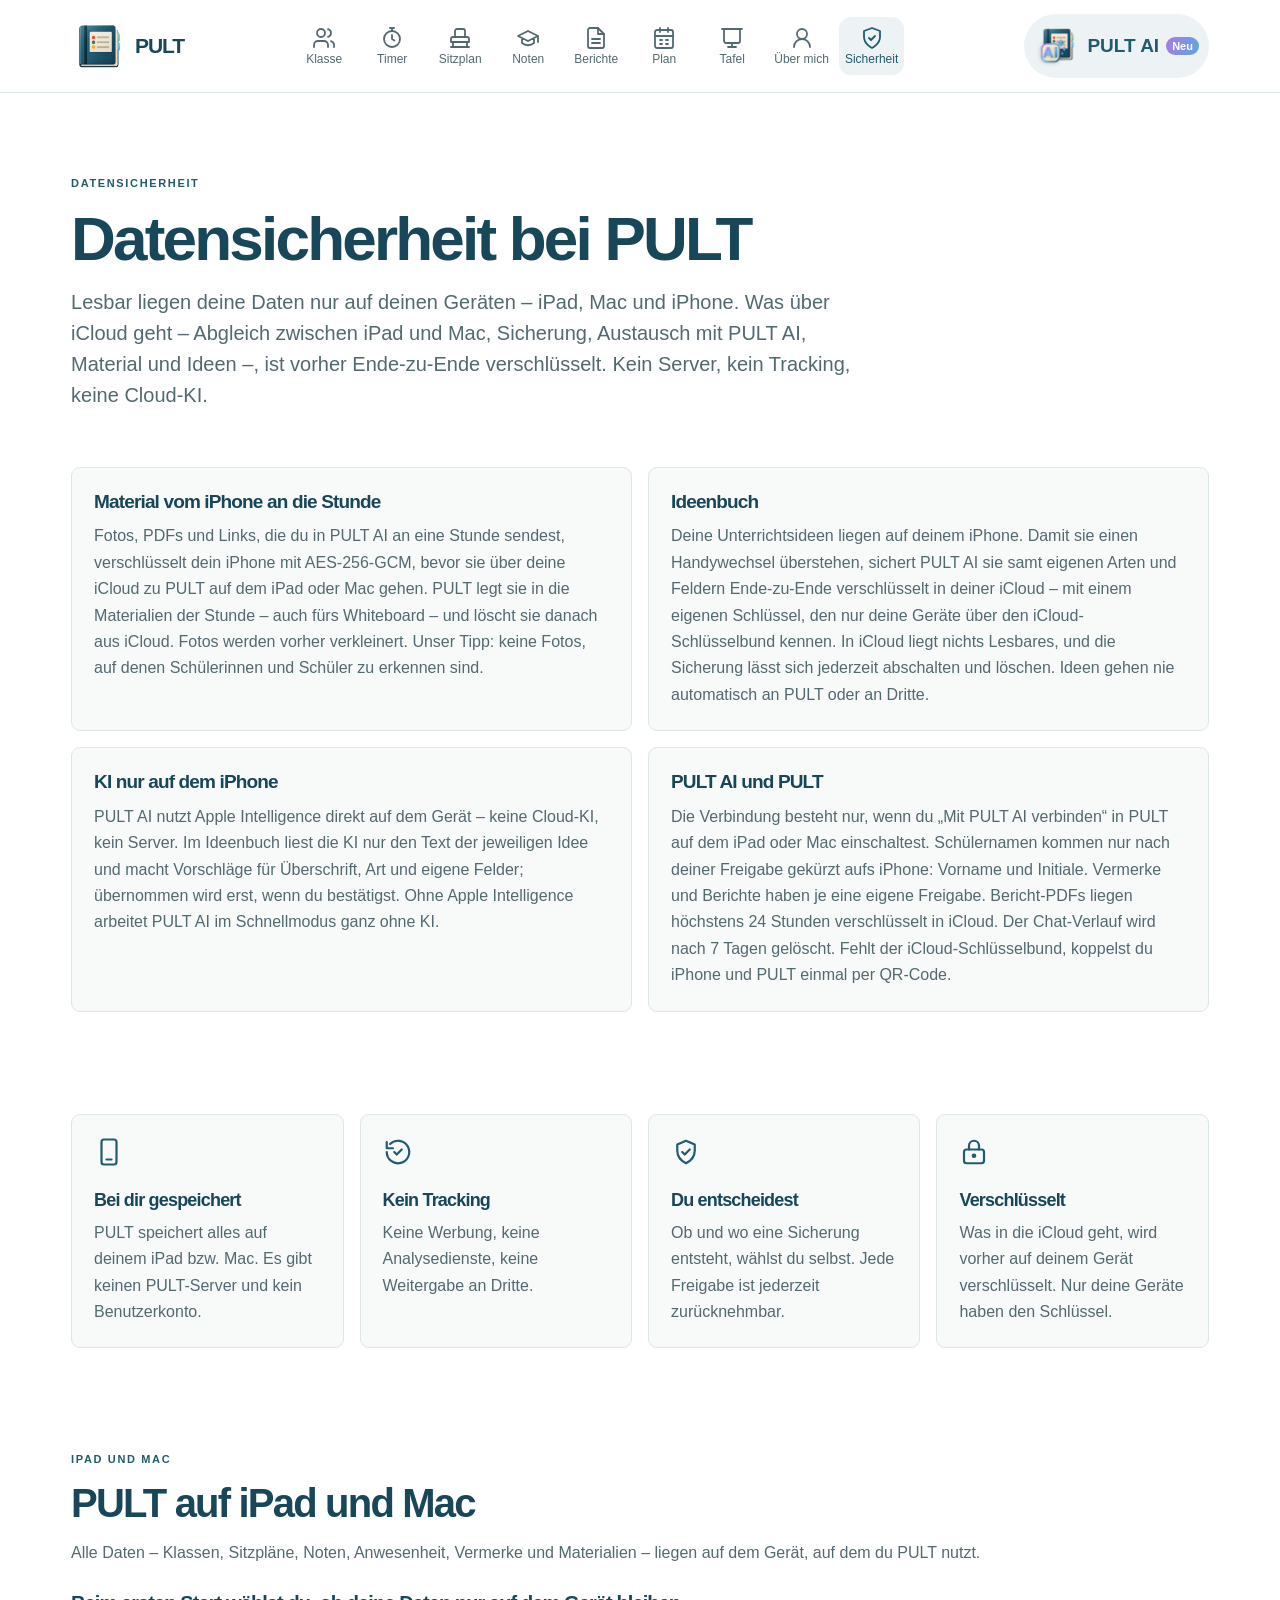
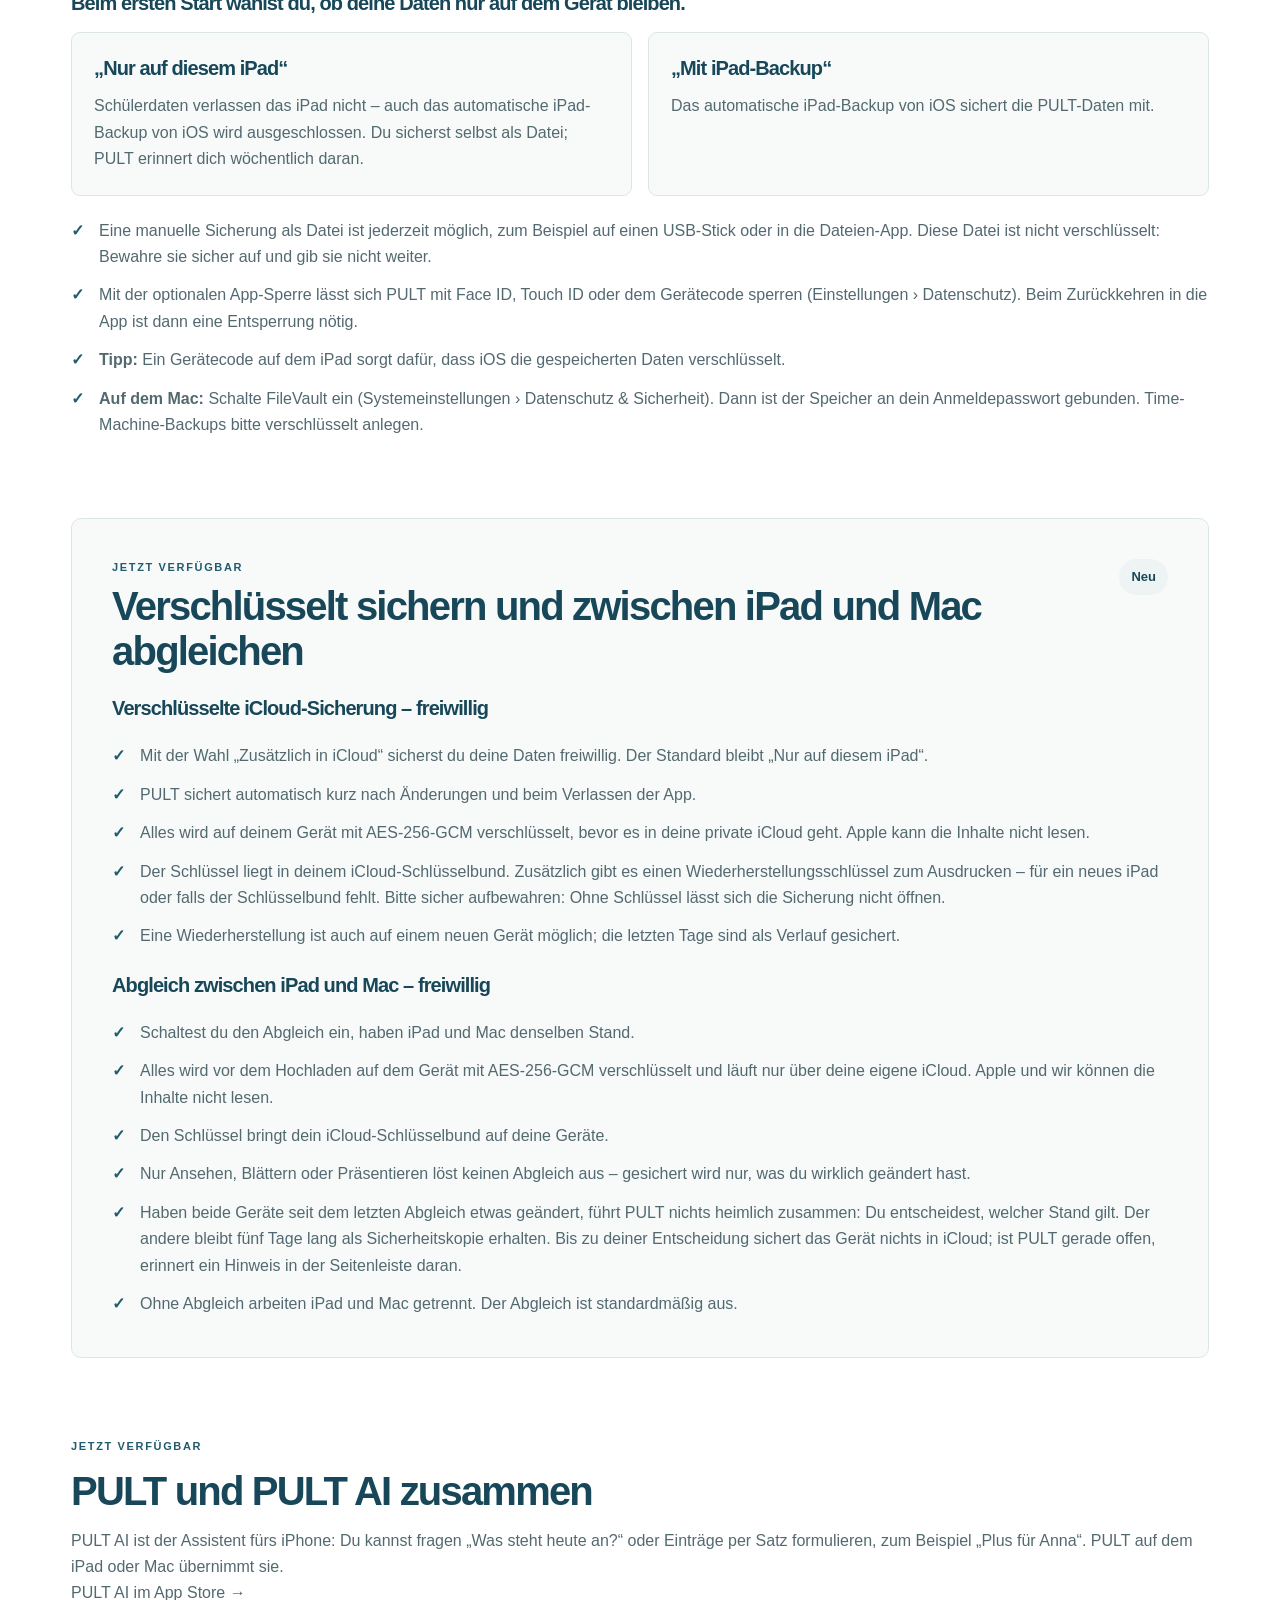
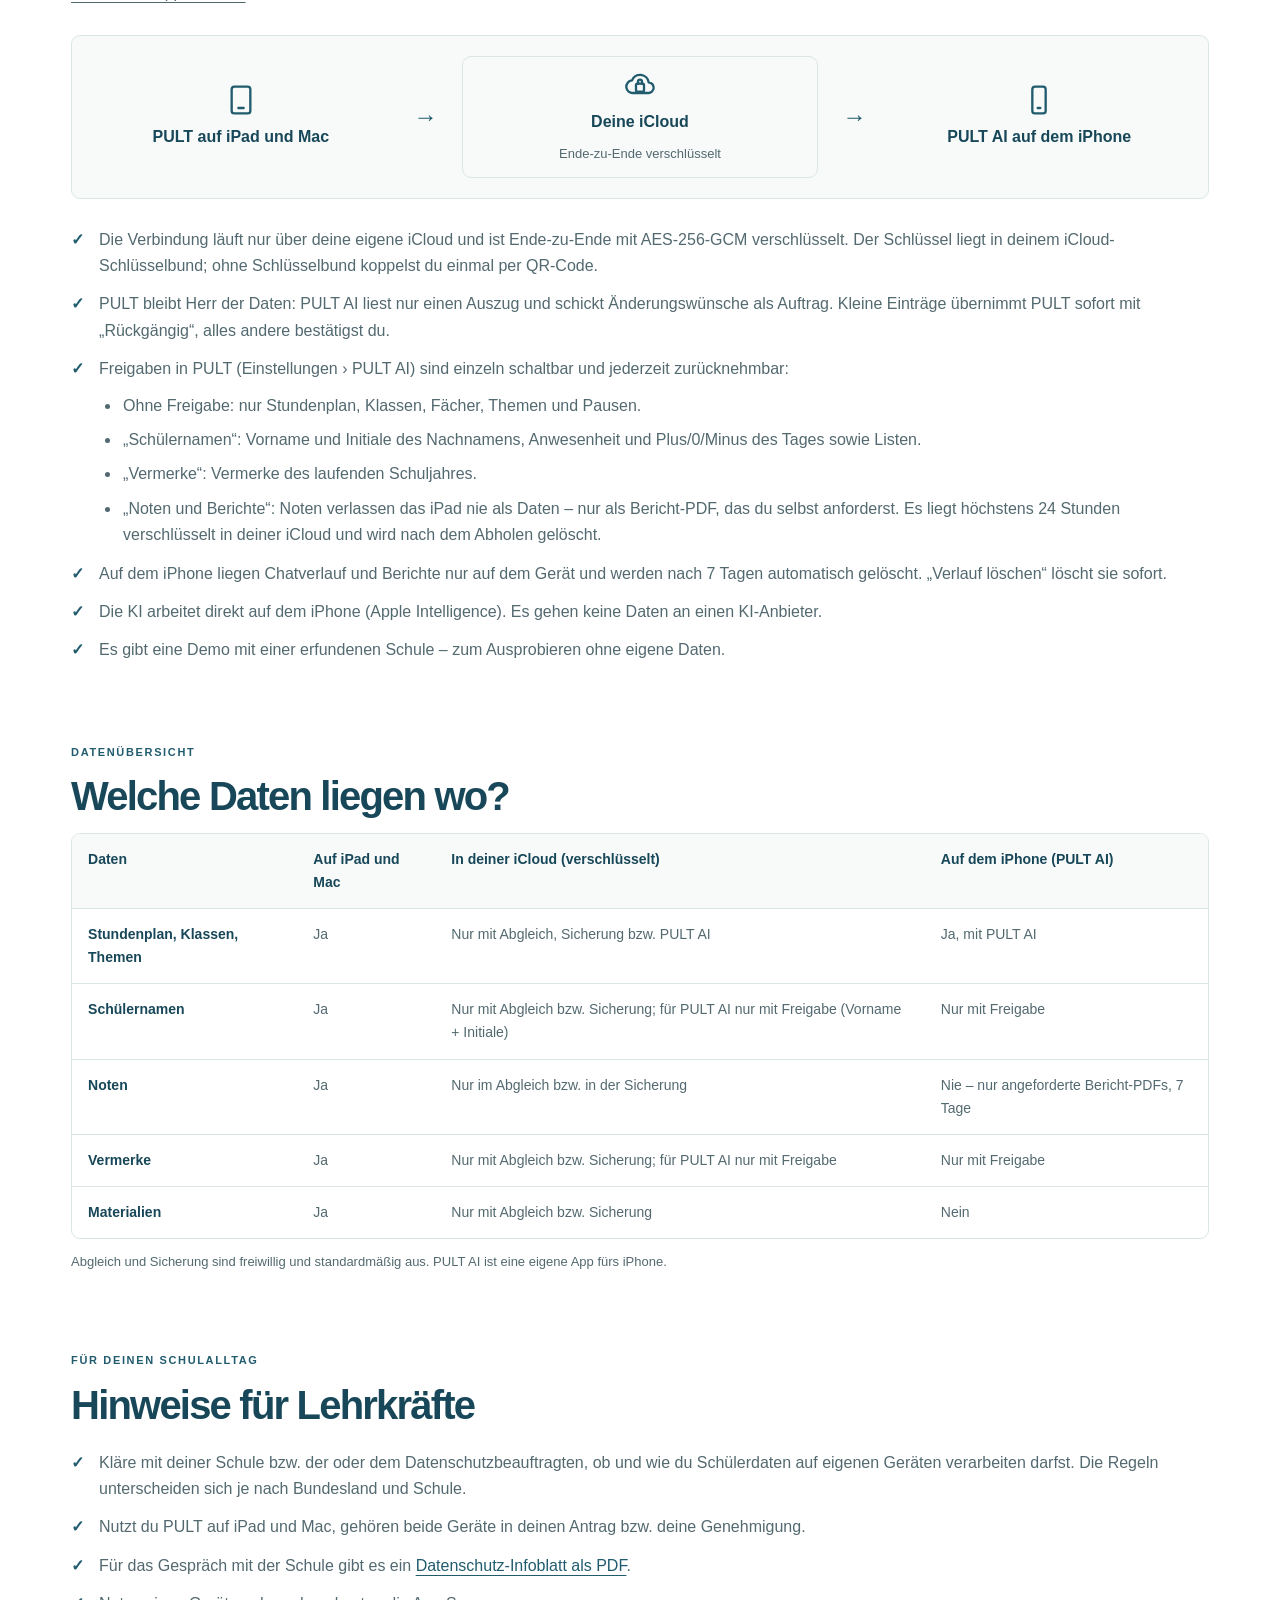
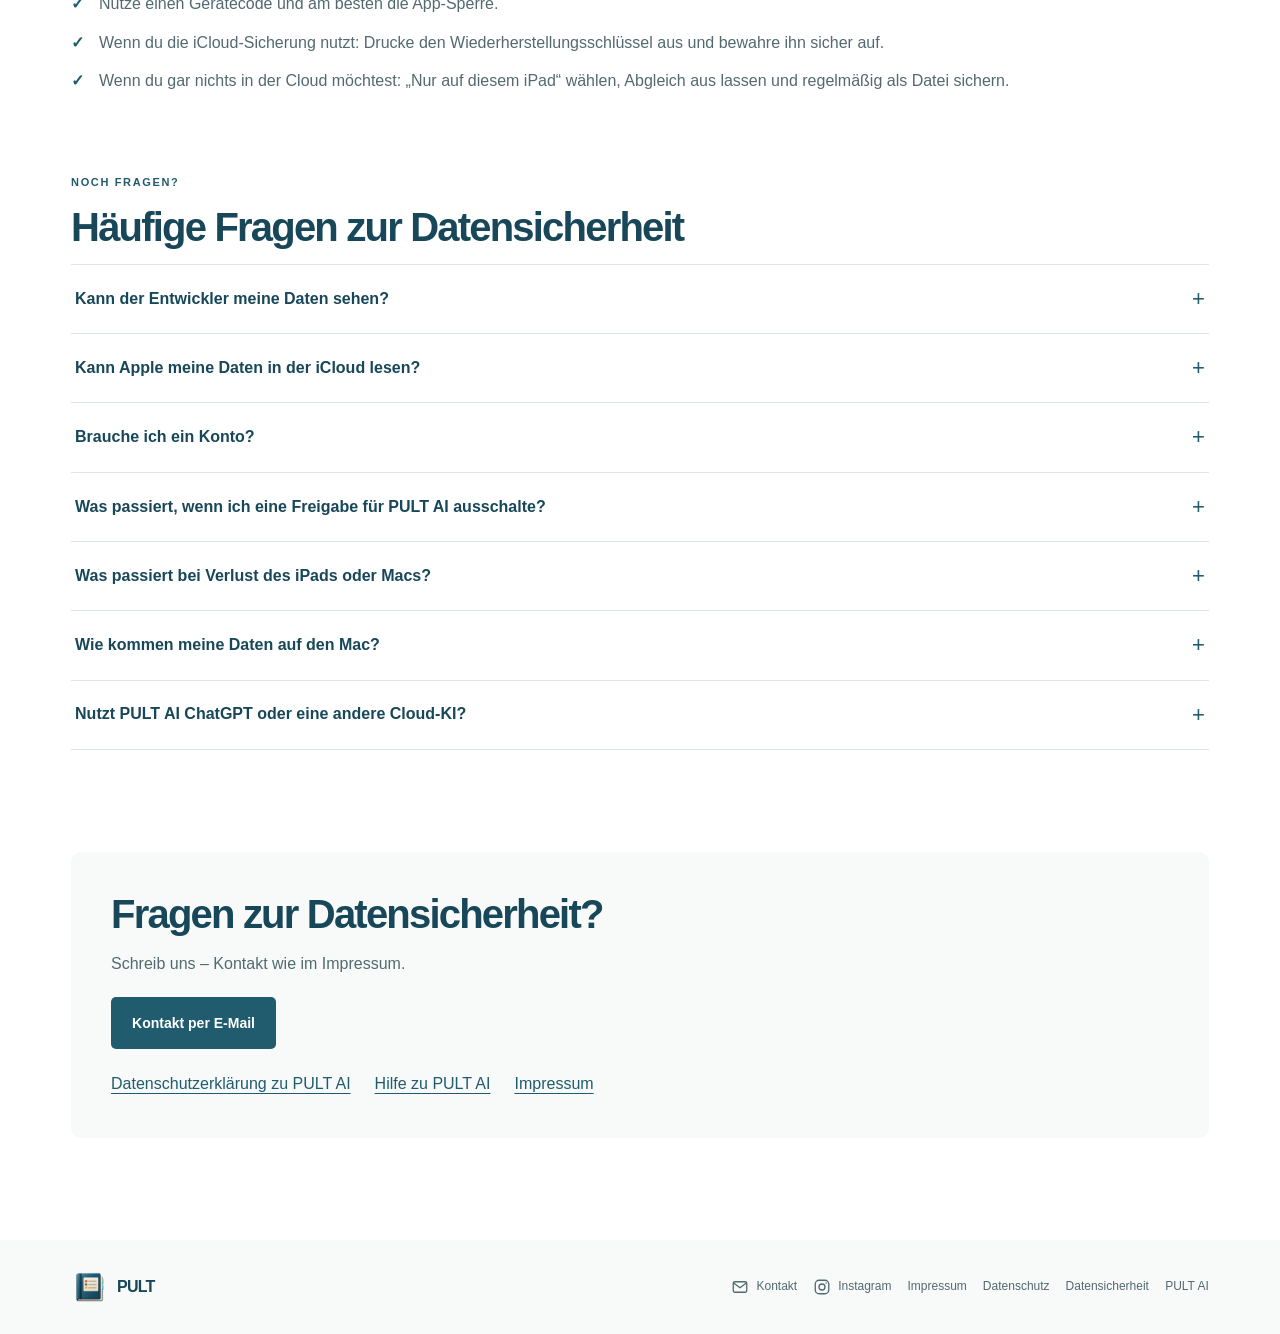
<file: datensicherheit/index.html>
<!doctype html>
<html lang="de">
  <head>
    <meta charset="utf-8">
    <meta http-equiv="refresh" content="0; url=../datensicherheit.html">
    <meta name="robots" content="noindex">
    <title>Datensicherheit – PULT</title>
    <link rel="canonical" href="../datensicherheit.html">
  </head>
  <body>
    <h1>Datensicherheit bei PULT</h1>
    <p>Weiter zur <a href="../datensicherheit.html">Datensicherheitsseite von PULT</a>.</p>
  </body>
</html>
</file>
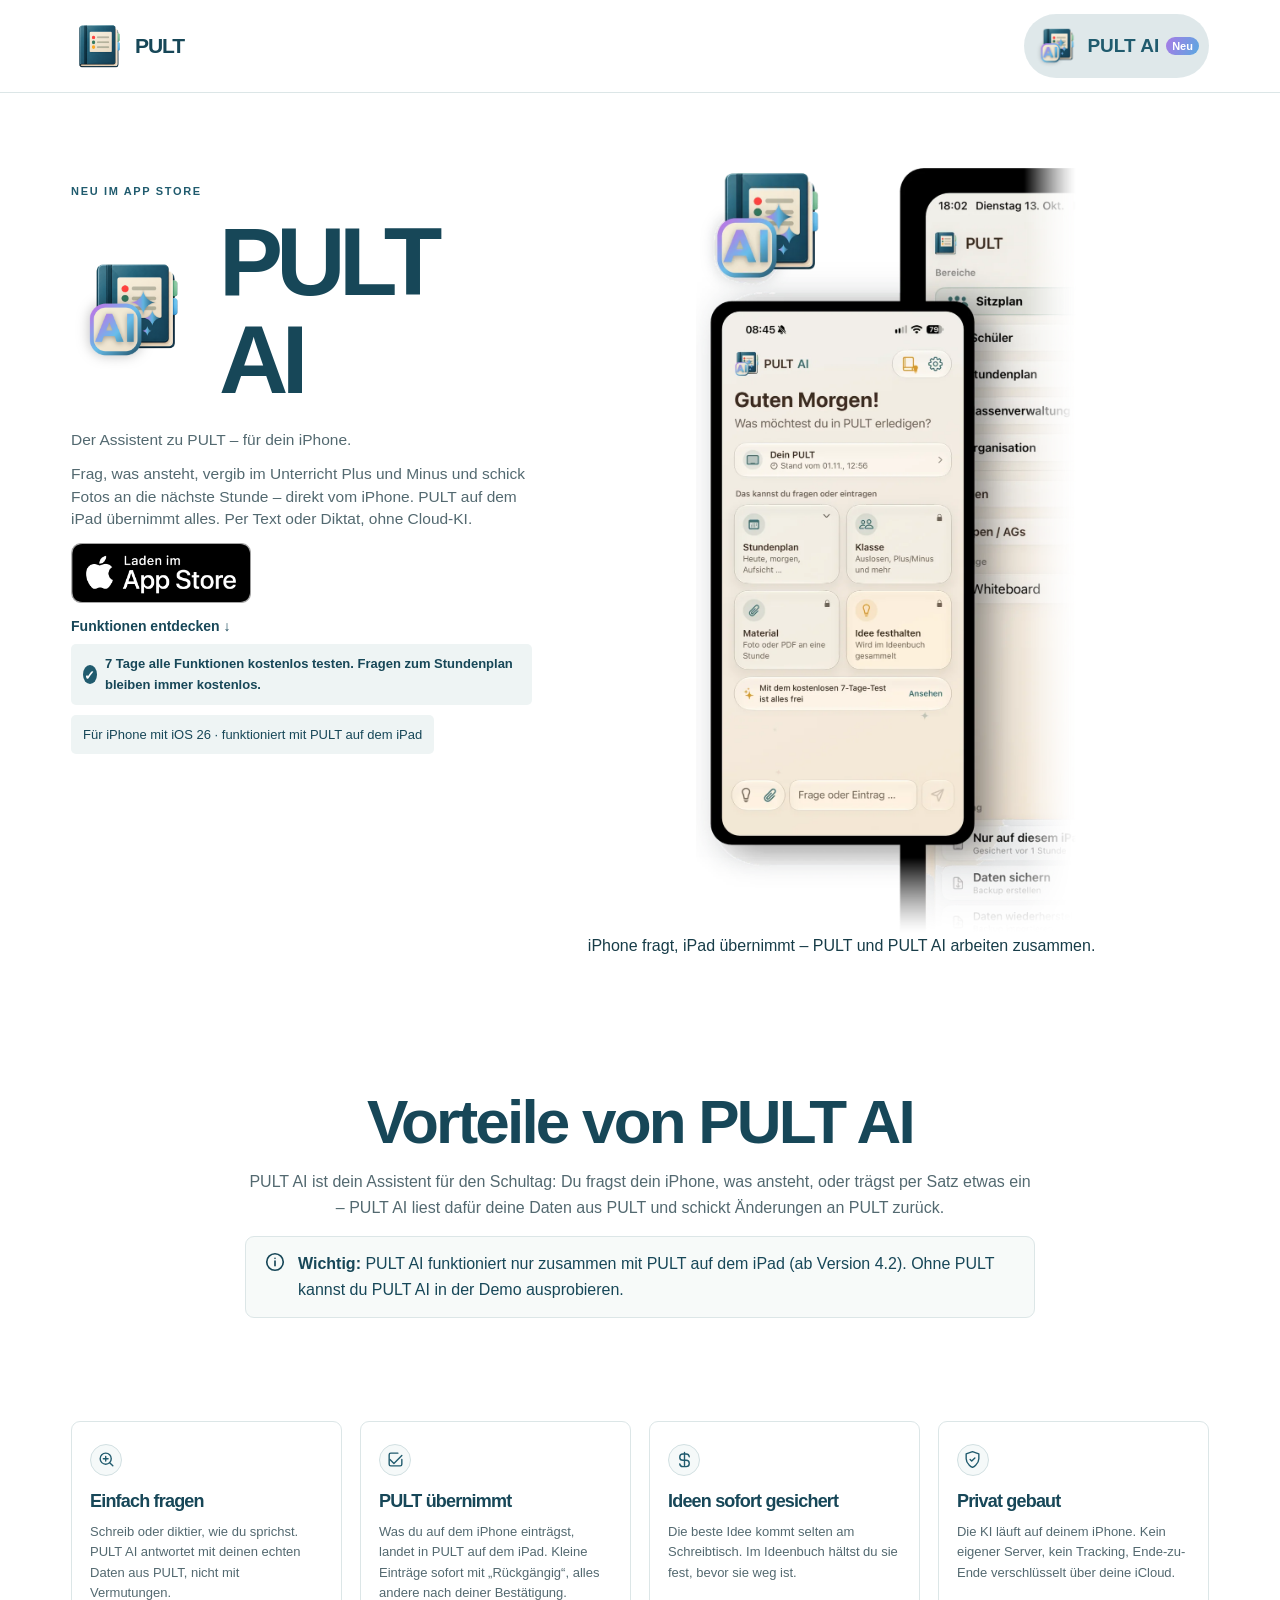
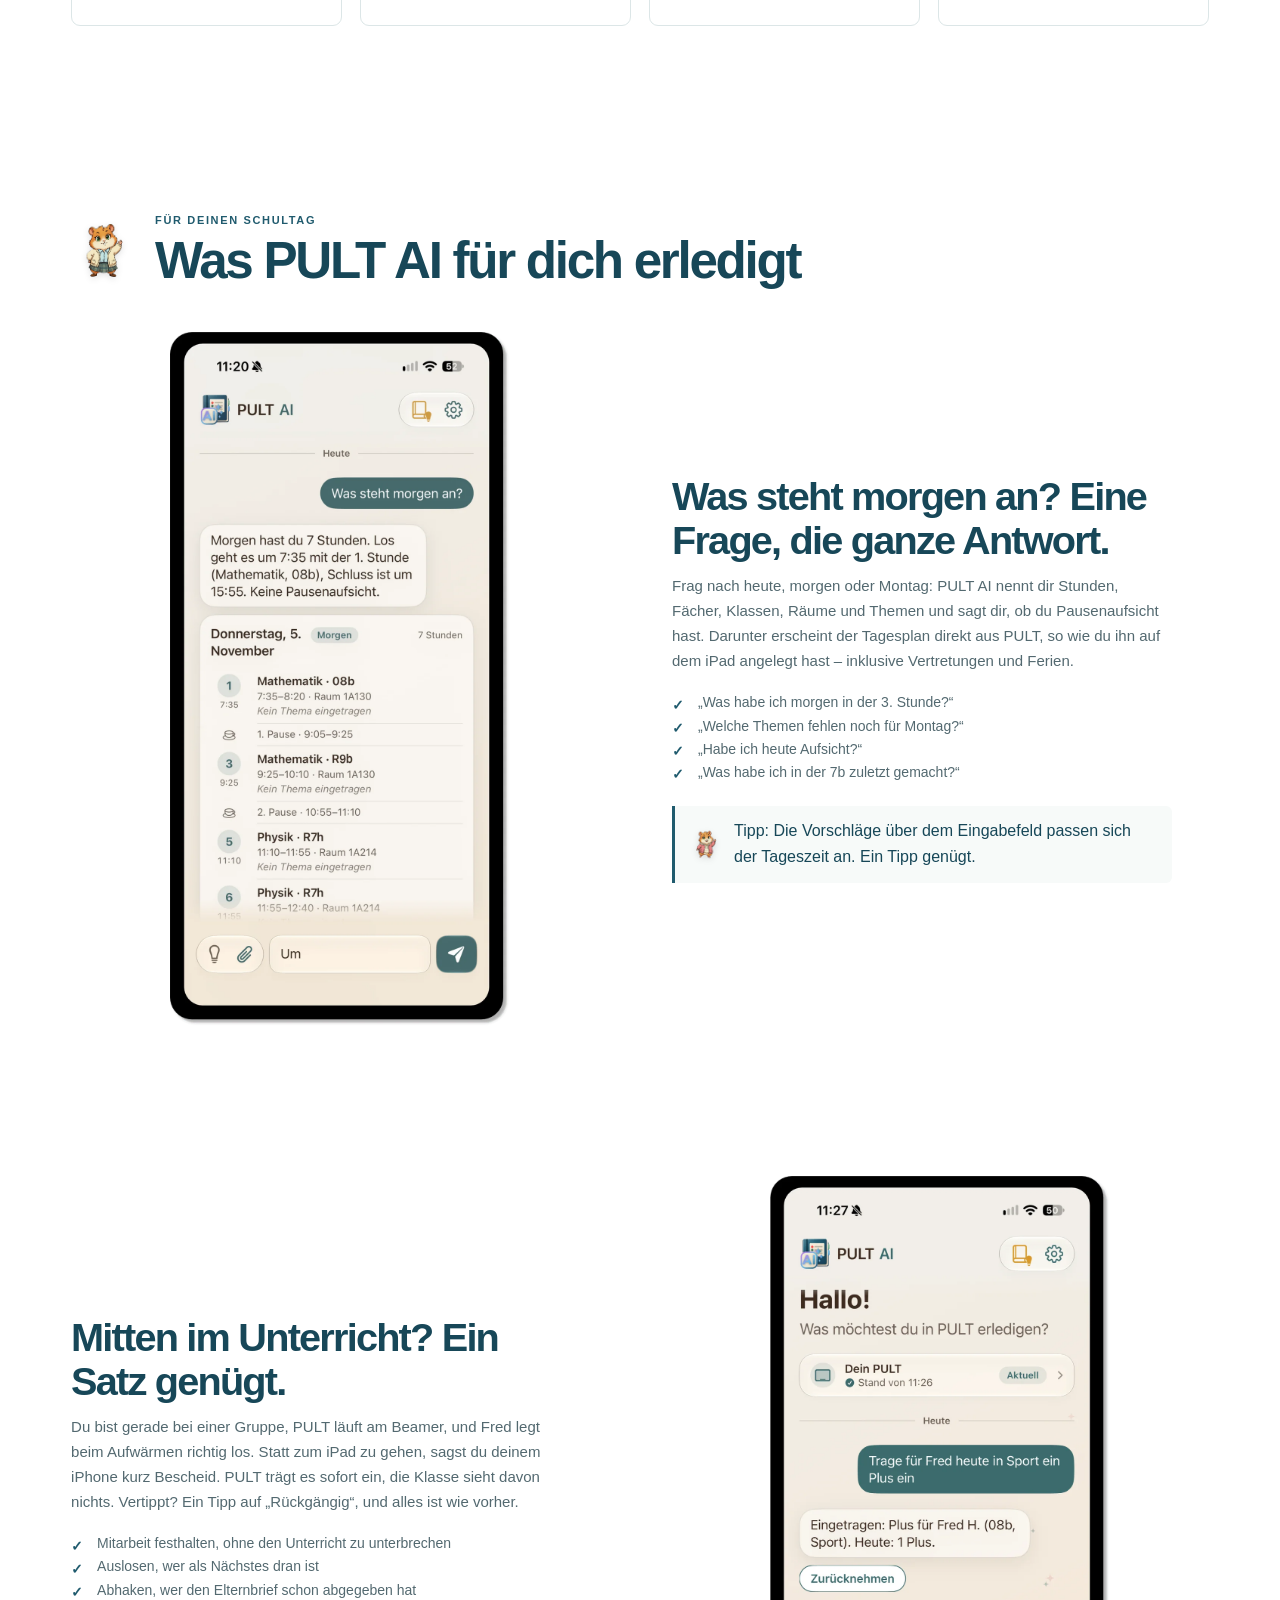
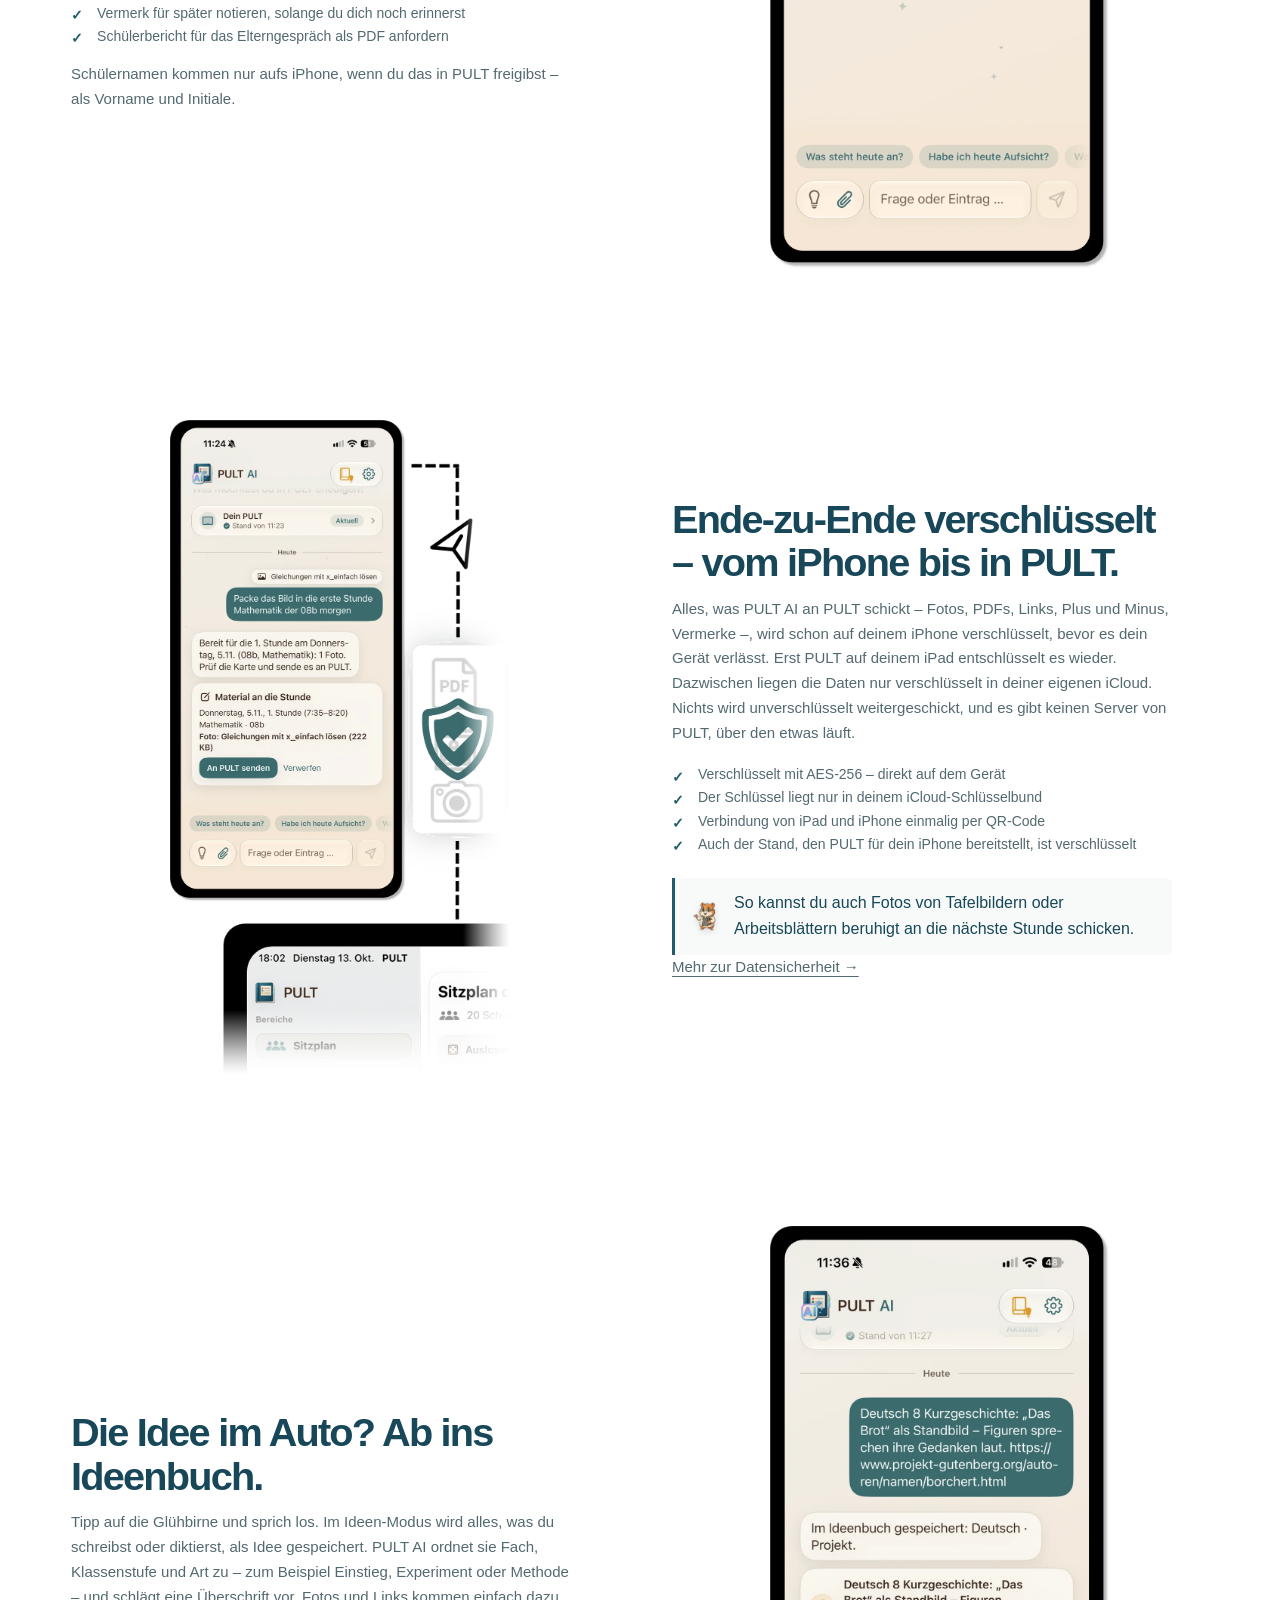
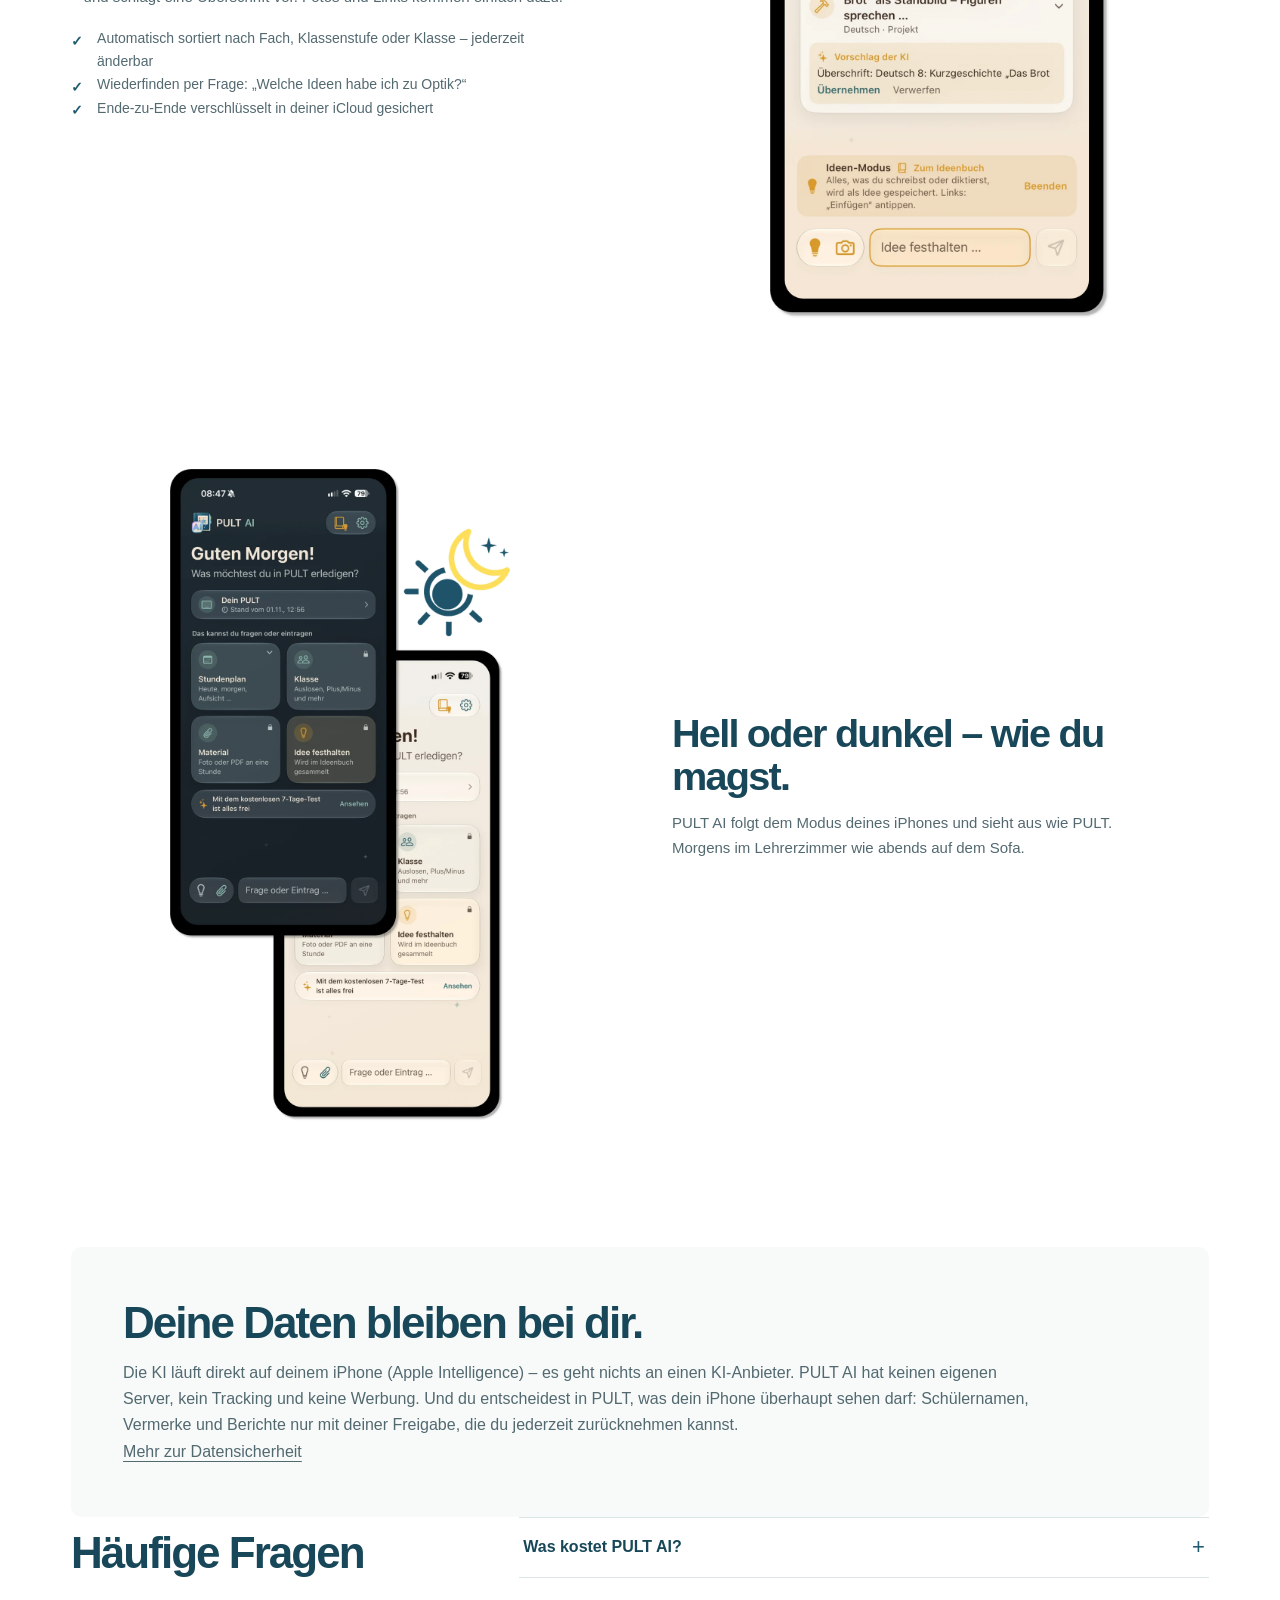
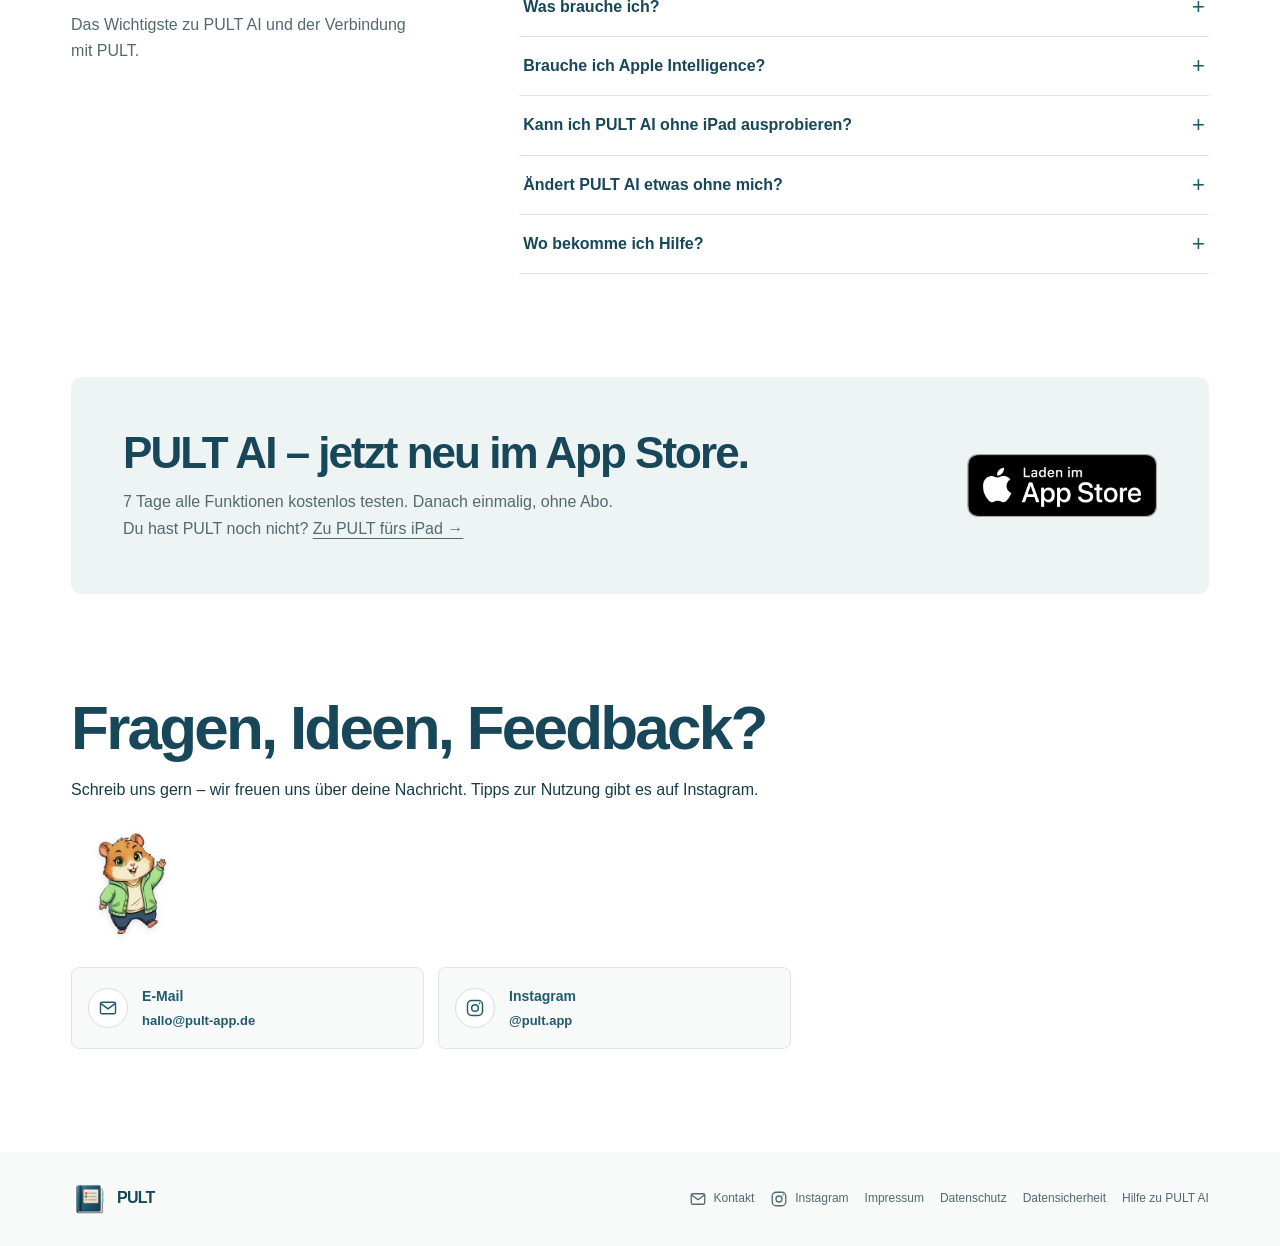
<file: pult-ai/index.html>
<!doctype html>
<html lang="de">
  <head>
    <meta charset="utf-8">
    <meta name="viewport" content="width=device-width, initial-scale=1">
    <meta name="apple-itunes-app" content="app-id=6828437689">
    <meta name="theme-color" content="#ffffff">
    <meta name="description" content="Neu im App Store: PULT AI, der Assistent zu PULT fürs iPhone. Frag, was ansteht, vergib Plus und Minus, schick Material an die Stunde und halte Ideen fest – ohne Cloud-KI.">
    <meta property="og:type" content="website">
    <meta property="og:locale" content="de_DE">
    <meta property="og:title" content="PULT AI – Neu: Der Assistent zu PULT fürs iPhone">
    <meta property="og:description" content="Neu im App Store: PULT AI, der Assistent zu PULT fürs iPhone. Frag, was ansteht, vergib Plus und Minus, schick Material an die Stunde und halte Ideen fest – ohne Cloud-KI.">
    <meta property="og:image" content="https://pult-app.de/assets/images/web/og-pult-ai.png">
    <meta property="og:image:width" content="1200">
    <meta property="og:image:height" content="630">
    <meta property="og:image:alt" content="PULT AI – dein Assistent zu PULT. Fragen, eintragen, festhalten – vom iPhone.">
    <meta name="twitter:card" content="summary_large_image">
    <meta name="twitter:title" content="PULT AI – Neu: Der Assistent zu PULT fürs iPhone">
    <meta name="twitter:description" content="Neu im App Store: PULT AI, der Assistent zu PULT fürs iPhone. Frag, was ansteht, vergib Plus und Minus, schick Material an die Stunde und halte Ideen fest – ohne Cloud-KI.">
    <meta name="twitter:image" content="https://pult-app.de/assets/images/web/og-pult-ai.png">
    <title>PULT AI – Neu: Der Assistent zu PULT fürs iPhone</title>
    <link rel="icon" href="/assets/pult-logo.png" type="image/png">
    <link rel="apple-touch-icon" href="/assets/pult-logo.png">
    <link rel="stylesheet" href="/styles.css?v=mac-20261111">
    <script type="module" src="/script.js?v=mac-20261111"></script>
  </head>
  <body class="pult-ai-page">
    <a class="skip-link" href="#inhalt">Zum Inhalt springen</a>
    <header class="site-header">
      <div class="container header-inner">
        <a class="brand" href="https://pult-app.de/" aria-label="PULT – zur Startseite">
          <img src="/assets/pult-logo.png" width="54" height="54" alt="" loading="lazy">
          <span>PULT</span>
        </a>
        <a class="navigation-pult-ai" href="#start" aria-current="page" aria-label="PULT AI, neu" title="PULT AI">
          <img src="/assets/images/pult-ai-logo.png?v=20261025" width="46" height="46" alt="" loading="lazy">
          <span>PULT AI</span>
          <span class="navigation-new" aria-hidden="true">Neu</span>
        </a>
      </div>
    </header>

    <main id="inhalt">
      <section class="hero section-space" id="start" aria-labelledby="hero-title">
        <div class="container hero-grid">
          <div class="hero-copy">
            <p class="eyebrow">Neu im App Store</p>
            <div class="hero-brand">
              <img class="hero-brand-icon" src="/assets/images/pult-ai-logo.png?v=20261025" width="768" height="768" alt="" fetchpriority="high" decoding="async">
              <h1 class="hero-brand-name" id="hero-title">PULT AI</h1>
            </div>
            <p class="hero-description">Der Assistent zu PULT – für dein iPhone.</p>
            <p class="hero-description">Frag, was ansteht, vergib im Unterricht Plus und Minus und schick Fotos an die nächste Stunde – direkt vom iPhone. PULT auf dem iPad übernimmt alles. Per Text oder Diktat, ohne Cloud-KI.</p>
            <div class="hero-actions">
              <a class="app-store-link" data-config-link="pultAiAppStoreUrl" data-config-label="PULT AI im App Store laden"><img class="app-store-badge" src="/assets/app-store-badge-de.png" width="600" height="200" alt="Laden im App Store"></a>
              <a class="hero-secondary-link" href="#funktionen">Funktionen entdecken <span aria-hidden="true">↓</span></a>
            </div>
            <div class="hero-note-row">
              <p class="availability-note"><span aria-hidden="true">✓</span> 7 Tage alle Funktionen kostenlos testen. Fragen zum Stundenplan bleiben immer kostenlos.</p>
              <p class="availability-note pult-ai-compat-note">Für iPhone mit iOS 26 · funktioniert mit PULT auf dem iPad</p>
            </div>
          </div>
          <figure class="hero-visual">
            <button class="screenshot-trigger" type="button" aria-label="Screenshot vergrößern: PULT AI auf dem iPhone und PULT auf dem iPad">
              <picture>
                <source srcset="/assets/images/web/web-pultai-start.webp" type="image/webp">
                <img src="/assets/images/web/web-pultai-start.png" width="900" height="1811" alt="Startseite von PULT AI auf dem iPhone mit Stundenplan, Klasse, Material und Ideen, dahinter PULT auf dem iPad" fetchpriority="high" decoding="async">
              </picture>
            </button>
            <figcaption>iPhone fragt, iPad übernimmt – PULT und PULT AI arbeiten zusammen.</figcaption>
          </figure>
        </div>
      </section>

      <section class="advantages" aria-labelledby="advantages-title">
        <header class="section-intro">
          <h2 id="advantages-title">Vorteile von PULT AI</h2>
          <p>PULT AI ist dein Assistent für den Schultag: Du fragst dein iPhone, was ansteht, oder trägst per Satz etwas ein – PULT AI liest dafür deine Daten aus PULT und schickt Änderungen an PULT zurück.</p>
          <p class="pult-ai-important"><svg viewBox="0 0 24 24" aria-hidden="true"><circle cx="12" cy="12" r="9"></circle><path d="M12 11v5m0-8h.01"></path></svg><span><strong>Wichtig:</strong> PULT AI funktioniert nur zusammen mit PULT auf dem iPad (ab Version 4.2). Ohne PULT kannst du PULT AI in der Demo ausprobieren.</span></p>
        </header>
        <div class="container advantages-grid">
          <article class="advantage-card">
            <span class="line-icon-circle" aria-hidden="true"><svg viewBox="0 0 24 24"><circle cx="11" cy="11" r="7"></circle><path d="m20 20-4-4M8 11h6m-3-3v6"></path></svg></span>
            <h3>Einfach fragen</h3>
            <p>Schreib oder diktier, wie du sprichst. PULT AI antwortet mit deinen echten Daten aus PULT, nicht mit Vermutungen.</p>
          </article>
          <article class="advantage-card">
            <span class="line-icon-circle" aria-hidden="true"><svg viewBox="0 0 24 24"><path d="M20 7 10 17l-5-5"></path><path d="M20 12v6a2 2 0 0 1-2 2H6a2 2 0 0 1-2-2V6a2 2 0 0 1 2-2h9"></path></svg></span>
            <h3>PULT übernimmt</h3>
            <p>Was du auf dem iPhone einträgst, landet in PULT auf dem iPad. Kleine Einträge sofort mit „Rückgängig“, alles andere nach deiner Bestätigung.</p>
          </article>
          <article class="advantage-card">
            <span class="line-icon-circle" aria-hidden="true"><svg viewBox="0 0 24 24"><path d="M12 3v18m6-12.5a4 4 0 0 0-4-3.5h-4a4 4 0 0 0 0 8h4a4 4 0 0 1 0 8h-4a4 4 0 0 1-4-3.5"></path></svg></span>
            <h3>Ideen sofort gesichert</h3>
            <p>Die beste Idee kommt selten am Schreibtisch. Im Ideenbuch hältst du sie fest, bevor sie weg ist.</p>
          </article>
          <article class="advantage-card">
            <span class="line-icon-circle" aria-hidden="true"><svg viewBox="0 0 24 24"><path d="M12 22s8-4 8-11V5l-8-3-8 3v6c0 7 8 11 8 11Z"></path><path d="m9 12 2 2 4-4"></path></svg></span>
            <h3>Privat gebaut</h3>
            <p>Die KI läuft auf deinem iPhone. Kein eigener Server, kein Tracking, Ende-zu-Ende verschlüsselt über deine iCloud.</p>
          </article>
        </div>
      </section>

      <div class="feature-list container" id="funktionen">
        <header class="feature-chapter">
          <img class="mascot mascot-64" src="/assets/hamsters/hamster-tipp-sitzplan.png" width="294" height="294" alt="" aria-hidden="true" loading="lazy" decoding="async">
          <div><p class="eyebrow">Für deinen Schultag</p><h2>Was PULT AI für dich erledigt</h2></div>
        </header>

        <section class="feature-row" aria-labelledby="pai-tagesplan-title">
          <figure class="feature-visual">
            <button class="screenshot-trigger" type="button" aria-label="Screenshot vergrößern: Tagesplan in PULT AI">
              <picture>
                <source srcset="/assets/images/web/web-pultai-tagesplan.webp" type="image/webp">
                <img src="/assets/images/web/web-pultai-tagesplan.png" width="900" height="1836" alt="PULT AI beantwortet „Was steht morgen an?“ mit dem Tagesplan für Donnerstag" loading="lazy" decoding="async">
              </picture>
            </button>
          </figure>
          <div class="feature-copy">
            <h3 id="pai-tagesplan-title">Was steht morgen an? Eine Frage, die ganze Antwort.</h3>
            <p>Frag nach heute, morgen oder Montag: PULT AI nennt dir Stunden, Fächer, Klassen, Räume und Themen und sagt dir, ob du Pausenaufsicht hast. Darunter erscheint der Tagesplan direkt aus PULT, so wie du ihn auf dem iPad angelegt hast – inklusive Vertretungen und Ferien.</p>
            <ul>
              <li>„Was habe ich morgen in der 3. Stunde?“</li>
              <li>„Welche Themen fehlen noch für Montag?“</li>
              <li>„Habe ich heute Aufsicht?“</li>
              <li>„Was habe ich in der 7b zuletzt gemacht?“</li>
            </ul>
            <aside class="tip-box">
              <img class="mascot mascot-32" src="/assets/hamsters/hamster-navigation.png" width="294" height="294" alt="" aria-hidden="true" loading="lazy" decoding="async">
              <p>Tipp: Die Vorschläge über dem Eingabefeld passen sich der Tageszeit an. Ein Tipp genügt.</p>
            </aside>
          </div>
        </section>

        <section class="feature-row feature-row-reverse" aria-labelledby="pai-plus-title">
          <figure class="feature-visual">
            <button class="screenshot-trigger" type="button" aria-label="Screenshot vergrößern: Mitarbeitseintrag in PULT AI">
              <picture>
                <source srcset="/assets/images/web/web-pultai-mitarbeit.webp" type="image/webp">
                <img src="/assets/images/web/web-pultai-mitarbeit.png" width="900" height="1835" alt="PULT AI trägt nach einem Satz ein Plus für Fred in Sport ein, mit Knopf Zurücknehmen" loading="lazy" decoding="async">
              </picture>
            </button>
          </figure>
          <div class="feature-copy">
            <h3 id="pai-plus-title">Mitten im Unterricht? Ein Satz genügt.</h3>
            <p>Du bist gerade bei einer Gruppe, PULT läuft am Beamer, und Fred legt beim Aufwärmen richtig los. Statt zum iPad zu gehen, sagst du deinem iPhone kurz Bescheid. PULT trägt es sofort ein, die Klasse sieht davon nichts. Vertippt? Ein Tipp auf „Rückgängig“, und alles ist wie vorher.</p>
            <ul>
              <li>Mitarbeit festhalten, ohne den Unterricht zu unterbrechen</li>
              <li>Auslosen, wer als Nächstes dran ist</li>
              <li>Abhaken, wer den Elternbrief schon abgegeben hat</li>
              <li>Vermerk für später notieren, solange du dich noch erinnerst</li>
              <li>Schülerbericht für das Elterngespräch als PDF anfordern</li>
            </ul>
            <p class="update-note">Schülernamen kommen nur aufs iPhone, wenn du das in PULT freigibst – als Vorname und Initiale.</p>
          </div>
        </section>

        <section class="feature-row" aria-labelledby="pai-material-title">
          <figure class="feature-visual">
            <button class="screenshot-trigger" type="button" aria-label="Screenshot vergrößern: Ende-zu-Ende-Verschlüsselung beim Senden an PULT">
              <picture>
                <source srcset="/assets/images/web/web-pultai-material.webp" type="image/webp">
                <img src="/assets/images/web/web-pultai-material.png" width="900" height="1735" alt="Ein Foto wird in PULT AI an die 1. Stunde Mathematik gehängt und verschlüsselt an PULT auf dem iPad geschickt" loading="lazy" decoding="async">
              </picture>
            </button>
          </figure>
          <div class="feature-copy">
            <h3 id="pai-material-title">Ende-zu-Ende verschlüsselt – vom iPhone bis in PULT.</h3>
            <p>Alles, was PULT AI an PULT schickt – Fotos, PDFs, Links, Plus und Minus, Vermerke –, wird schon auf deinem iPhone verschlüsselt, bevor es dein Gerät verlässt. Erst PULT auf deinem iPad entschlüsselt es wieder. Dazwischen liegen die Daten nur verschlüsselt in deiner eigenen iCloud. Nichts wird unverschlüsselt weitergeschickt, und es gibt keinen Server von PULT, über den etwas läuft.</p>
            <ul>
              <li>Verschlüsselt mit AES-256 – direkt auf dem Gerät</li>
              <li>Der Schlüssel liegt nur in deinem iCloud-Schlüsselbund</li>
              <li>Verbindung von iPad und iPhone einmalig per QR-Code</li>
              <li>Auch der Stand, den PULT für dein iPhone bereitstellt, ist verschlüsselt</li>
            </ul>
            <aside class="tip-box">
              <img class="mascot mascot-32" src="/assets/hamsters/hamster-tipp-whiteboard.png" width="294" height="294" alt="" aria-hidden="true" loading="lazy" decoding="async">
              <p>So kannst du auch Fotos von Tafelbildern oder Arbeitsblättern beruhigt an die nächste Stunde schicken.</p>
            </aside>
            <p><a href="/datensicherheit/">Mehr zur Datensicherheit →</a></p>
          </div>
        </section>

        <section class="feature-row feature-row-reverse" aria-labelledby="pai-ideenmodus-title">
          <figure class="feature-visual">
            <button class="screenshot-trigger" type="button" aria-label="Screenshot vergrößern: Ideen-Modus in PULT AI">
              <picture>
                <source srcset="/assets/images/web/web-pultai-ideenbuch.webp" type="image/webp">
                <img src="/assets/images/web/web-pultai-ideenbuch.png" width="900" height="1836" alt="Ideen-Modus in PULT AI: Eine Unterrichtsidee für Deutsch wird im Ideenbuch gespeichert" loading="lazy" decoding="async">
              </picture>
            </button>
          </figure>
          <div class="feature-copy">
            <h3 id="pai-ideenmodus-title">Die Idee im Auto? Ab ins Ideenbuch.</h3>
            <p>Tipp auf die Glühbirne und sprich los. Im Ideen-Modus wird alles, was du schreibst oder diktierst, als Idee gespeichert. PULT AI ordnet sie Fach, Klassenstufe und Art zu – zum Beispiel Einstieg, Experiment oder Methode – und schlägt eine Überschrift vor. Fotos und Links kommen einfach dazu.</p>
            <ul>
              <li>Automatisch sortiert nach Fach, Klassenstufe oder Klasse – jederzeit änderbar</li>
              <li>Wiederfinden per Frage: „Welche Ideen habe ich zu Optik?“</li>
              <li>Ende-zu-Ende verschlüsselt in deiner iCloud gesichert</li>
            </ul>
          </div>
        </section>

        <section class="feature-row" aria-labelledby="pai-hell-dunkel-title">
          <figure class="feature-visual">
            <button class="screenshot-trigger" type="button" aria-label="Screenshot vergrößern: PULT AI im hellen und dunklen Modus">
              <picture>
                <source srcset="/assets/images/web/web-pultai-hell-dunkel.webp" type="image/webp">
                <img src="/assets/images/web/web-pultai-hell-dunkel.png" width="900" height="1724" alt="Startseite von PULT AI im dunklen und im hellen Modus" loading="lazy" decoding="async">
              </picture>
            </button>
          </figure>
          <div class="feature-copy">
            <h3 id="pai-hell-dunkel-title">Hell oder dunkel – wie du magst.</h3>
            <p>PULT AI folgt dem Modus deines iPhones und sieht aus wie PULT. Morgens im Lehrerzimmer wie abends auf dem Sofa.</p>
          </div>
        </section>
      </div>

      <section class="data-section container" id="datenschutz" aria-labelledby="pai-privacy-title">
        <div class="data-copy">
          <h2 id="pai-privacy-title">Deine Daten bleiben bei dir.</h2>
          <p>Die KI läuft direkt auf deinem iPhone (Apple Intelligence) – es geht nichts an einen KI-Anbieter. PULT AI hat keinen eigenen Server, kein Tracking und keine Werbung. Und du entscheidest in PULT, was dein iPhone überhaupt sehen darf: Schülernamen, Vermerke und Berichte nur mit deiner Freigabe, die du jederzeit zurücknehmen kannst.</p>
          <p><a href="/datensicherheit/">Mehr zur Datensicherheit</a></p>
        </div>
      </section>

      <section class="faq-section container" aria-labelledby="faq-title">
        <div class="faq-intro">
          <h2 id="faq-title">Häufige Fragen</h2>
          <p>Das Wichtigste zu PULT AI und der Verbindung mit PULT.</p>
        </div>
        <div class="faq-list">
          <details><summary>Was kostet PULT AI?</summary><p>Der Download ist kostenlos. Alle Funktionen kannst du 7 Tage lang kostenlos testen, der Test endet von selbst. Danach schaltest du die Vollversion mit einem einmaligen Kauf frei, ohne Abo. Fragen zum Stundenplan und die Demo bleiben immer kostenlos.</p></details>
          <details><summary>Was brauche ich?</summary><p>Ein iPhone mit iOS 26 und PULT ab Version 4.2 auf deinem iPad, beide mit derselben Apple-ID und iCloud Drive. Die Verbindung schaltest du in PULT unter Einstellungen → PULT AI ein.</p></details>
          <details><summary>Brauche ich Apple Intelligence?</summary><p>Für die freie Spracheingabe ja. Ohne Apple Intelligence läuft PULT AI im Schnellmodus mit Knöpfen.</p></details>
          <details><summary>Kann ich PULT AI ohne iPad ausprobieren?</summary><p>Ja. In der App gibt es eine Demo mit einer erfundenen Schule.</p></details>
          <details><summary>Ändert PULT AI etwas ohne mich?</summary><p>Nein. Kleine Einträge wie Plus und Minus übernimmt PULT sofort, du kannst sie aber mit einem Tipp zurücknehmen. Alles andere bestätigst du vorher.</p></details>
          <details><summary>Wo bekomme ich Hilfe?</summary><p>In der <a href="/pult-ai/hilfe/">Hilfe zu PULT AI</a>, per E-Mail an <a href="mailto:hallo@pult-app.de">hallo@pult-app.de</a> oder auf Instagram unter <a href="https://www.instagram.com/pult.app/" target="_blank" rel="noopener">@pult.app</a>.</p></details>
        </div>
      </section>

      <section class="getting-started container" id="appstore" aria-labelledby="starten-title">
        <div>
          <h2 id="starten-title">PULT AI – jetzt neu im App Store.</h2>
          <p>7 Tage alle Funktionen kostenlos testen. Danach einmalig, ohne Abo.</p>
          <p>Du hast PULT noch nicht? <a href="https://pult-app.de/">Zu PULT fürs iPad →</a></p>
        </div>
        <a class="app-store-link" data-config-link="pultAiAppStoreUrl" data-config-label="PULT AI im App Store laden"><img class="app-store-badge" src="/assets/app-store-badge-de.png" width="600" height="200" alt="Laden im App Store" loading="lazy"></a>
      </section>

      <section class="closing-cta section-space" id="kontakt" aria-labelledby="closing-title">
        <div class="container closing-inner">
          <div>
            <h2 id="closing-title">Fragen, Ideen, Feedback?</h2>
            <p>Schreib uns gern – wir freuen uns über deine Nachricht. Tipps zur Nutzung gibt es auf Instagram.</p>
            <img class="mascot mascot-120 contact-mascot" src="/assets/hamsters/hamster-abschluss.png" width="294" height="294" alt="" aria-hidden="true" loading="lazy" decoding="async">
            <div class="contact-cards">
              <a class="contact-card" href="mailto:hallo@pult-app.de?subject=PULT%20AI">
                <span class="contact-icon"><svg viewBox="0 0 24 24" aria-hidden="true"><rect x="3" y="5" width="18" height="14" rx="2"></rect><path d="m4 7 8 6 8-6"></path></svg></span>
                <span><strong>E-Mail</strong><span>hallo@pult-app.de</span></span>
              </a>
              <a class="contact-card" href="https://www.instagram.com/pult.app/" target="_blank" rel="noopener">
                <span class="contact-icon"><svg viewBox="0 0 24 24" aria-hidden="true"><rect x="3" y="3" width="18" height="18" rx="5"></rect><circle cx="12" cy="12" r="4"></circle><circle class="icon-fill" cx="17.5" cy="6.5" r="1"></circle></svg></span>
                <span><strong>Instagram</strong><span>@pult.app</span></span>
              </a>
            </div>
          </div>
        </div>
      </section>
    </main>

    <footer class="site-footer">
      <div class="container footer-main">
        <a class="brand footer-brand" href="https://pult-app.de/" aria-label="PULT – zur Startseite">
          <img src="/assets/pult-logo.png" width="42" height="42" alt="" loading="lazy">
          <span>PULT</span>
        </a>
        <div class="footer-links" aria-label="Weitere Informationen">
          <a href="mailto:hallo@pult-app.de?subject=PULT" aria-label="Kontakt per E-Mail"><svg viewBox="0 0 24 24" aria-hidden="true"><rect x="3" y="5" width="18" height="14" rx="2"></rect><path d="m4 7 8 6 8-6"></path></svg><span>Kontakt</span></a>
          <a href="https://www.instagram.com/pult.app/" target="_blank" rel="noopener" aria-label="PULT auf Instagram"><svg viewBox="0 0 24 24" aria-hidden="true"><rect x="3" y="3" width="18" height="18" rx="5"></rect><circle cx="12" cy="12" r="4"></circle><circle class="icon-fill" cx="17.5" cy="6.5" r="1"></circle></svg><span>Instagram</span></a>
          <a href="/impressum.html">Impressum</a>
          <a href="/datenschutz.html#pult-ai">Datenschutz</a>
          <a href="/datensicherheit/">Datensicherheit</a>
          <a href="/pult-ai/hilfe/">Hilfe zu PULT AI</a>
        </div>
      </div>
    </footer>

    <dialog class="lightbox" aria-label="Screenshot in vergrößerter Ansicht">
      <button class="lightbox-close" type="button" aria-label="Schließen">Schließen</button>
      <img class="lightbox-image" alt="">
      <p class="lightbox-caption"></p>
    </dialog>
  </body>
</html>
</file>
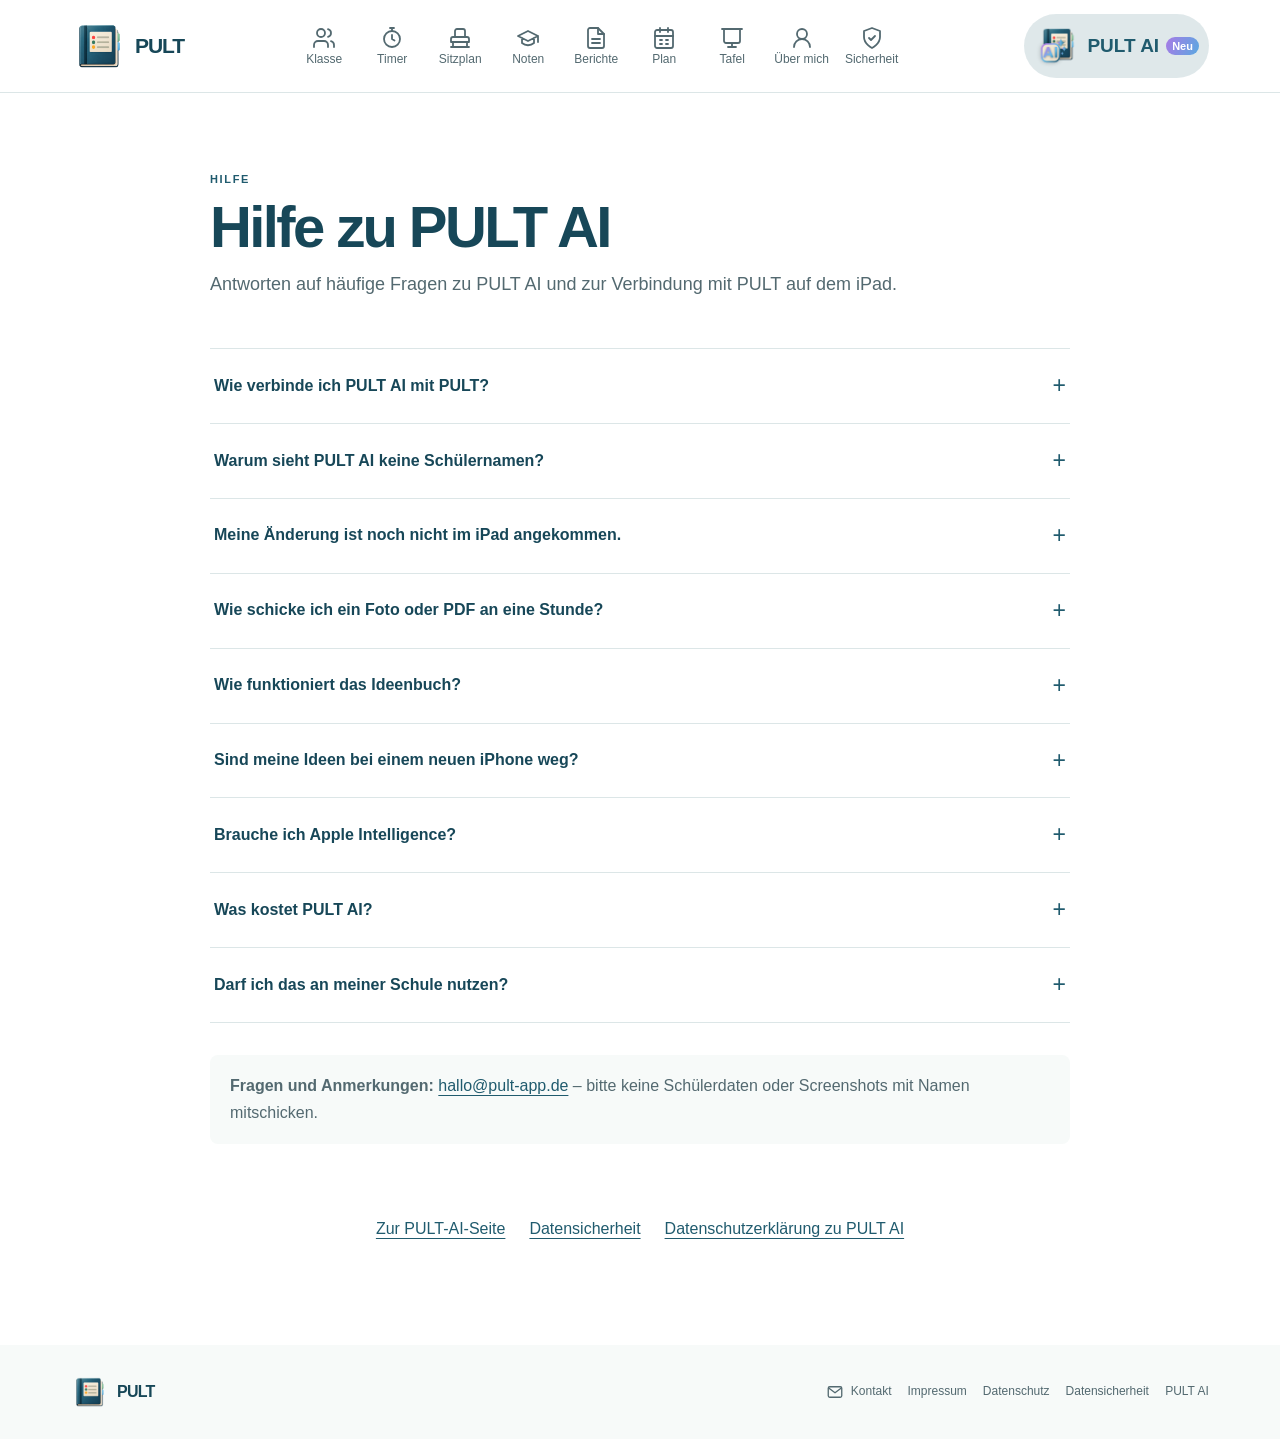
<file: pult-ai/hilfe/index.html>
<!doctype html>
<html lang="de">
  <head>
    <meta charset="utf-8">
    <meta name="viewport" content="width=device-width, initial-scale=1">
    <meta name="theme-color" content="#ffffff">
    <meta name="description" content="Antworten auf häufige Fragen zu PULT AI, der Verbindung mit PULT und dem Ideenbuch.">
    <title>Hilfe zu PULT AI – PULT</title>
    <link rel="icon" href="/assets/pult-logo.png" type="image/png">
    <link rel="apple-touch-icon" href="/assets/pult-logo.png">
    <link rel="stylesheet" href="/styles.css?v=mac-20261111">
    <link rel="stylesheet" href="/assets/css/pult-ai.css?v=pult-ai-header-20261025">
    <script type="module" src="/script.js?v=mac-20261111"></script>
  </head>
  <body>
    <a class="skip-link" href="#inhalt">Zum Inhalt springen</a>
    <header class="site-header">
      <div class="container header-inner">
        <a class="brand" href="/" aria-label="PULT – zur Startseite">
          <img src="/assets/pult-logo.png" width="54" height="54" alt="">
          <span>PULT</span>
        </a>
        <button class="menu-toggle" type="button" aria-expanded="false" aria-controls="hauptnavigation">
          <span class="menu-icon" aria-hidden="true"></span>
          <span class="visually-hidden">Menü öffnen</span>
        </button>
        <nav class="navigation" id="hauptnavigation" aria-label="Hauptnavigation">
          <a class="navigation-link" href="/#klasse" aria-label="Für die Klasse" title="Für die Klasse"><svg aria-hidden="true" viewBox="0 0 24 24"><path d="M16 21v-2a4 4 0 0 0-4-4H6a4 4 0 0 0-4 4v2"/><circle cx="9" cy="7" r="4"/><path d="M22 21v-2a4 4 0 0 0-3-3.87M16 3.13a4 4 0 0 1 0 7.75"/></svg><span class="nav-label-short">Klasse</span><span class="nav-label-full">Für die Klasse</span></a>
          <a class="navigation-link" href="/#timer" aria-label="Timer" title="Timer"><svg aria-hidden="true" viewBox="0 0 24 24"><circle cx="12" cy="13" r="8"/><path d="M12 9v4l2.5 1.5M10 2h4M12 2v3"/></svg><span class="nav-label-short">Timer</span><span class="nav-label-full">Timer</span></a>
          <a class="navigation-link" href="/#sitzplan" aria-label="Sitzplan" title="Sitzplan"><svg aria-hidden="true" viewBox="0 0 24 24"><path d="M7 11V5a2 2 0 0 1 2-2h6a2 2 0 0 1 2 2v6"/><path d="M5 11h14a2 2 0 0 1 2 2v3H3v-3a2 2 0 0 1 2-2ZM5 16v5m14-5v5M3 21h18"/></svg><span class="nav-label-short">Sitzplan</span><span class="nav-label-full">Sitzplan</span></a>
          <a class="navigation-link" href="/#noten" aria-label="Noten" title="Noten"><svg aria-hidden="true" viewBox="0 0 24 24"><path d="m22 10-10-5L2 10l10 5 10-5ZM6 12v5c3.5 3 8.5 3 12 0v-5m4-2v6"/></svg><span class="nav-label-short">Noten</span><span class="nav-label-full">Noten</span></a>
          <a class="navigation-link" href="/#berichte" aria-label="Berichte" title="Berichte"><svg aria-hidden="true" viewBox="0 0 24 24"><path d="M14 2H6a2 2 0 0 0-2 2v16a2 2 0 0 0 2 2h12a2 2 0 0 0 2-2V8z"/><path d="M14 2v6h6M8 13h8m-8 4h8"/></svg><span class="nav-label-short">Berichte</span><span class="nav-label-full">Berichte</span></a>
          <a class="navigation-link" href="/#stundenplan" aria-label="Stundenplan" title="Stundenplan"><svg aria-hidden="true" viewBox="0 0 24 24"><rect x="3" y="4" width="18" height="18" rx="2"/><path d="M16 2v4M8 2v4M3 10h18M8 14h2m4 0h2m-8 4h2m4 0h2"/></svg><span class="nav-label-short">Plan</span><span class="nav-label-full">Stundenplan</span></a>
          <a class="navigation-link" href="/#whiteboard" aria-label="Whiteboard" title="Whiteboard"><svg aria-hidden="true" viewBox="0 0 24 24"><path d="M2 3h20M20 3v12a2 2 0 0 1-2 2H6a2 2 0 0 1-2-2V3M12 17v4M8 21h8"/></svg><span class="nav-label-short">Tafel</span><span class="nav-label-full">Whiteboard</span></a>
          <a class="navigation-link" href="/#hinter-pult" aria-label="Das Gesicht hinter PULT" title="Das Gesicht hinter PULT"><svg aria-hidden="true" viewBox="0 0 24 24"><circle cx="12" cy="8" r="5"/><path d="M20 21a8 8 0 0 0-16 0"/></svg><span class="nav-label-short">Über mich</span><span class="nav-label-full">Das Gesicht hinter PULT</span></a>
          <a class="navigation-link" href="/datensicherheit/" aria-label="Datensicherheit" title="Datensicherheit"><svg aria-hidden="true" viewBox="0 0 24 24"><path d="M12 22s8-4 8-11V5l-8-3-8 3v6c0 7 8 11 8 11Z"/><path d="m9 12 2 2 4-4"/></svg><span class="nav-label-short">Sicherheit</span><span class="nav-label-full">Datensicherheit</span></a>
          <a class="navigation-pult-ai" href="/pult-ai/" aria-current="page" aria-label="PULT AI, neu" title="PULT AI">
            <img src="/assets/images/pult-ai-logo.png?v=20261025" width="46" height="46" alt="">
            <span>PULT AI</span>
            <span class="navigation-new" aria-hidden="true">Neu</span>
          </a>
        </nav>
      </div>
    </header>

    <main id="inhalt" class="pai-page pai-help container">
      <p class="eyebrow">Hilfe</p>
      <h1>Hilfe zu PULT AI</h1>
      <p class="pai-help-intro">Antworten auf häufige Fragen zu PULT AI und zur Verbindung mit PULT auf dem iPad.</p>

      <section class="pai-faq" aria-label="Häufige Fragen zu PULT AI">
        <details>
          <summary>Wie verbinde ich PULT AI mit PULT?</summary>
          <p>In PULT auf dem iPad: Einstellungen → „PULT AI (iPhone)“ → „Mit PULT AI verbinden“. iPad und iPhone brauchen dieselbe Apple-ID mit iCloud und iCloud-Schlüsselbund. Erscheinen die Daten nicht, in PULT „iPhone per QR-Code koppeln“ wählen und den Code in PULT AI scannen.</p>
        </details>
        <details>
          <summary>Warum sieht PULT AI keine Schülernamen?</summary>
          <p>Namen gehen nur nach deiner Freigabe aufs iPhone: in PULT unter Einstellungen → PULT AI → „Schülernamen für PULT AI freigeben“. Vermerke und Berichte haben je eine eigene Freigabe.</p>
        </details>
        <details>
          <summary>Meine Änderung ist noch nicht im iPad angekommen.</summary>
          <p>PULT übernimmt Aufträge, sobald es auf dem iPad geöffnet ist. Größere Änderungen bestätigst du dort; kleine (Auslosen, Plus/0/Minus, Vermerke, Listen, Material) übernimmt PULT direkt, mit „Rückgängig“.</p>
        </details>
        <details>
          <summary>Wie schicke ich ein Foto oder PDF an eine Stunde?</summary>
          <p>Büroklammer neben dem Eingabefeld → Foto aufnehmen, aus Fotos oder Datei wählen. Ohne Text geht es in die laufende oder nächste Stunde, sonst zum Beispiel „In die Physikstunde am Freitag“. Höchstens 10 Dateien und 25 MB auf einmal; Videos als Link.</p>
        </details>
        <details>
          <summary>Wie funktioniert das Ideenbuch?</summary>
          <p>Glühbirne neben dem Eingabefeld antippen und die Idee schreiben oder diktieren – oder „Idee: …“ im Chat. Alle Ideen findest du über das Buch oben in der App, eigene Arten und Felder unter „Arten und Felder“.</p>
        </details>
        <details>
          <summary>Sind meine Ideen bei einem neuen iPhone weg?</summary>
          <p>Nein, wenn „Ideen in iCloud sichern“ an ist (Standard) und der iCloud-Schlüsselbund eingeschaltet ist. PULT AI holt sie automatisch zurück.</p>
        </details>
        <details>
          <summary>Brauche ich Apple Intelligence?</summary>
          <p>Nein. Ohne arbeitet PULT AI im Schnellmodus mit festen Formulierungen und Knöpfen. Freie Fragen und KI-Vorschläge im Ideenbuch gehen nur mit Apple Intelligence.</p>
        </details>
        <details>
          <summary>Was kostet PULT AI?</summary>
          <p>Kostenlos laden, 7 Tage alles testen, danach einmalig für die Vollversion. Kein Abo. Fragen zum Stundenplan und die Demo bleiben kostenlos. <a href="https://apps.apple.com/de/app/pult-ai/id6828437689" target="_blank" rel="noopener noreferrer">PULT AI im App Store →</a></p>
        </details>
        <details>
          <summary>Darf ich das an meiner Schule nutzen?</summary>
          <p>Das regeln Land und Schule. Unser <a href="/assets/docs/PULT-Datenschutz-Infoblatt.pdf?v=infoblatt-20261111">Datenschutz-Infoblatt für Schulen (PDF)</a> fasst die technischen Maßnahmen für einen  Antrag bei der Schulleitung zusammen.</p>
        </details>
      </section>

      <p class="pai-help-contact"><strong>Fragen und Anmerkungen:</strong> <a href="mailto:hallo@pult-app.de?subject=PULT%20AI">hallo@pult-app.de</a> – bitte keine Schülerdaten oder Screenshots mit Namen mitschicken.</p>
      <nav class="pai-related" aria-label="Weitere Informationen zu PULT AI">
        <a href="/pult-ai/">Zur PULT-AI-Seite</a>
        <a href="/datensicherheit/">Datensicherheit</a>
        <a href="/datenschutz.html#pult-ai">Datenschutzerklärung zu PULT AI</a>
      </nav>
    </main>

    <footer class="site-footer">
      <div class="container footer-main">
        <a class="brand footer-brand" href="/" aria-label="PULT – zur Startseite">
          <img src="/assets/pult-logo.png" width="42" height="42" alt="">
          <span>PULT</span>
        </a>
        <div class="footer-links" aria-label="Weitere Informationen">
          <a href="mailto:hallo@pult-app.de?subject=PULT" aria-label="Kontakt per E-Mail"><svg viewBox="0 0 24 24" aria-hidden="true"><rect x="3" y="5" width="18" height="14" rx="2"></rect><path d="m4 7 8 6 8-6"></path></svg><span>Kontakt</span></a>
          <a href="/impressum.html">Impressum</a>
          <a href="/datenschutz.html">Datenschutz</a>
          <a href="/datensicherheit/">Datensicherheit</a>
          <a href="/pult-ai/">PULT AI</a>
        </div>
      </div>
    </footer>
  </body>
</html>
</file>
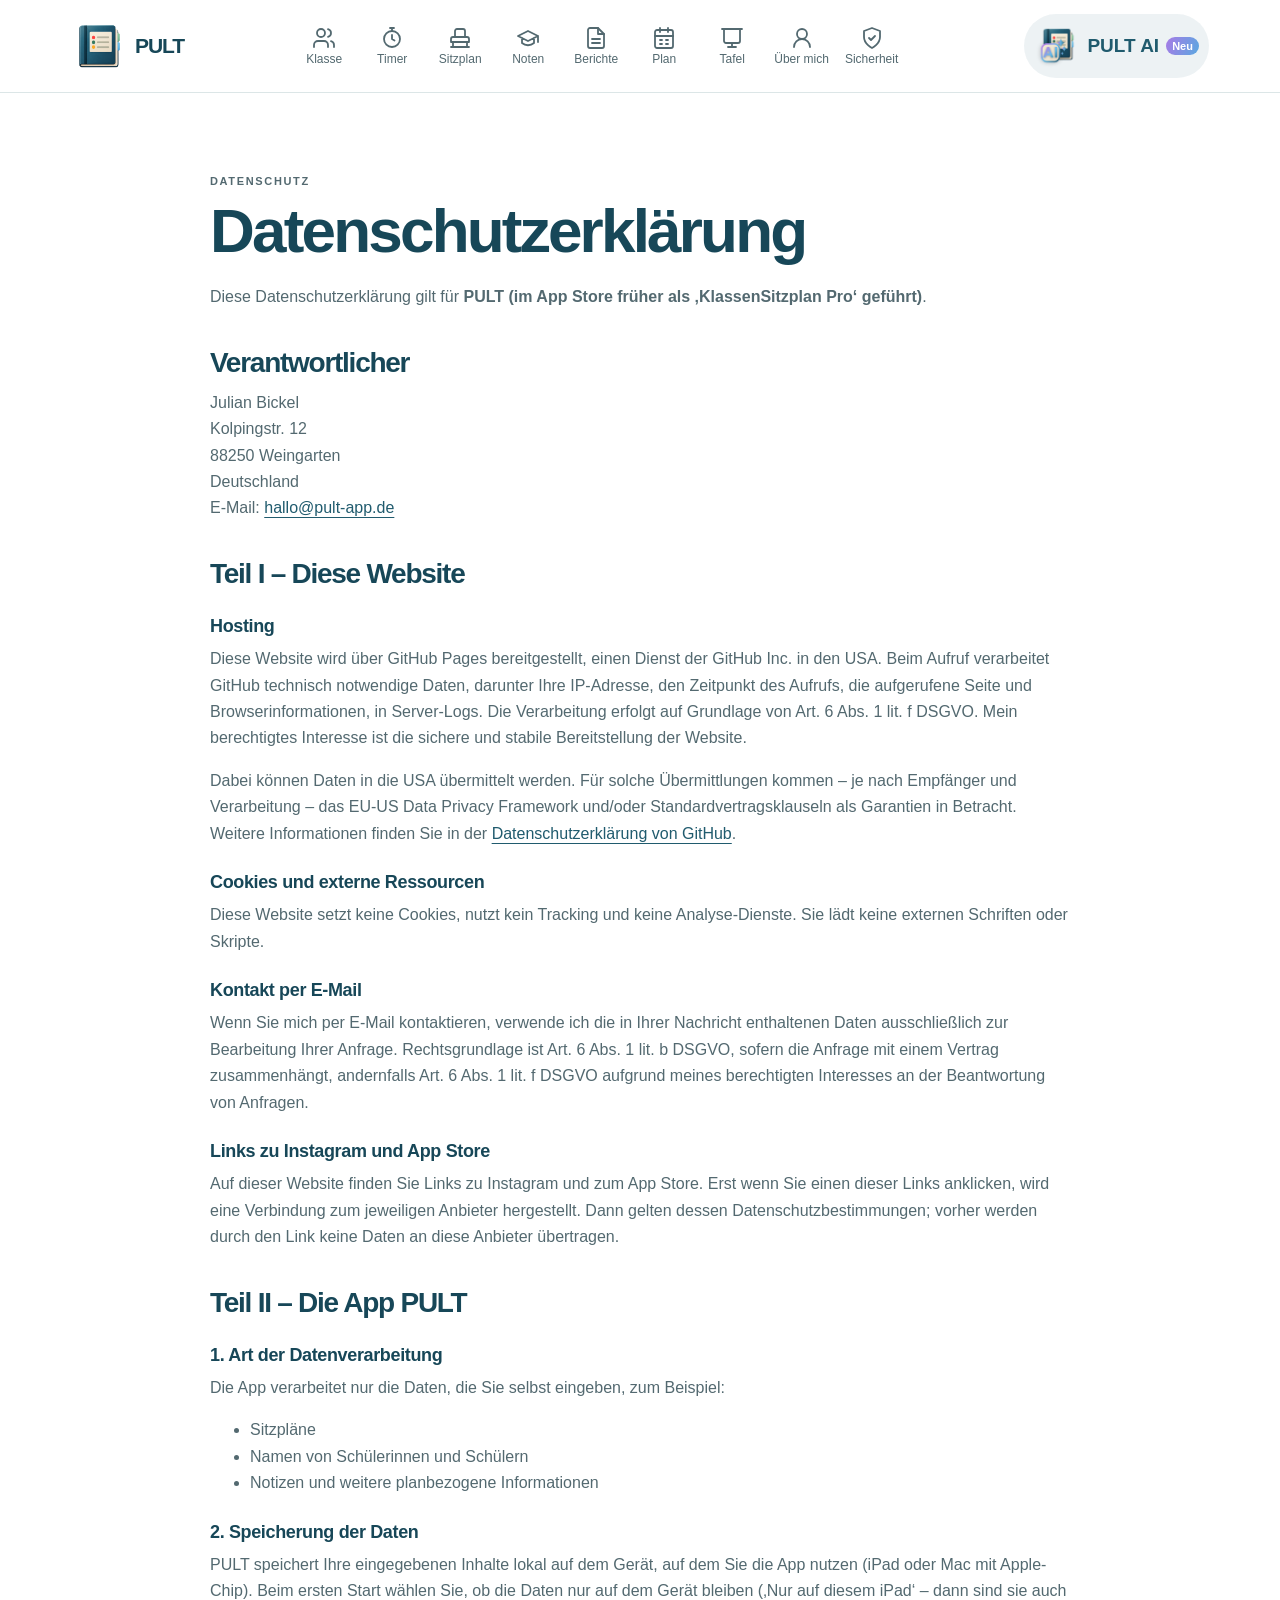
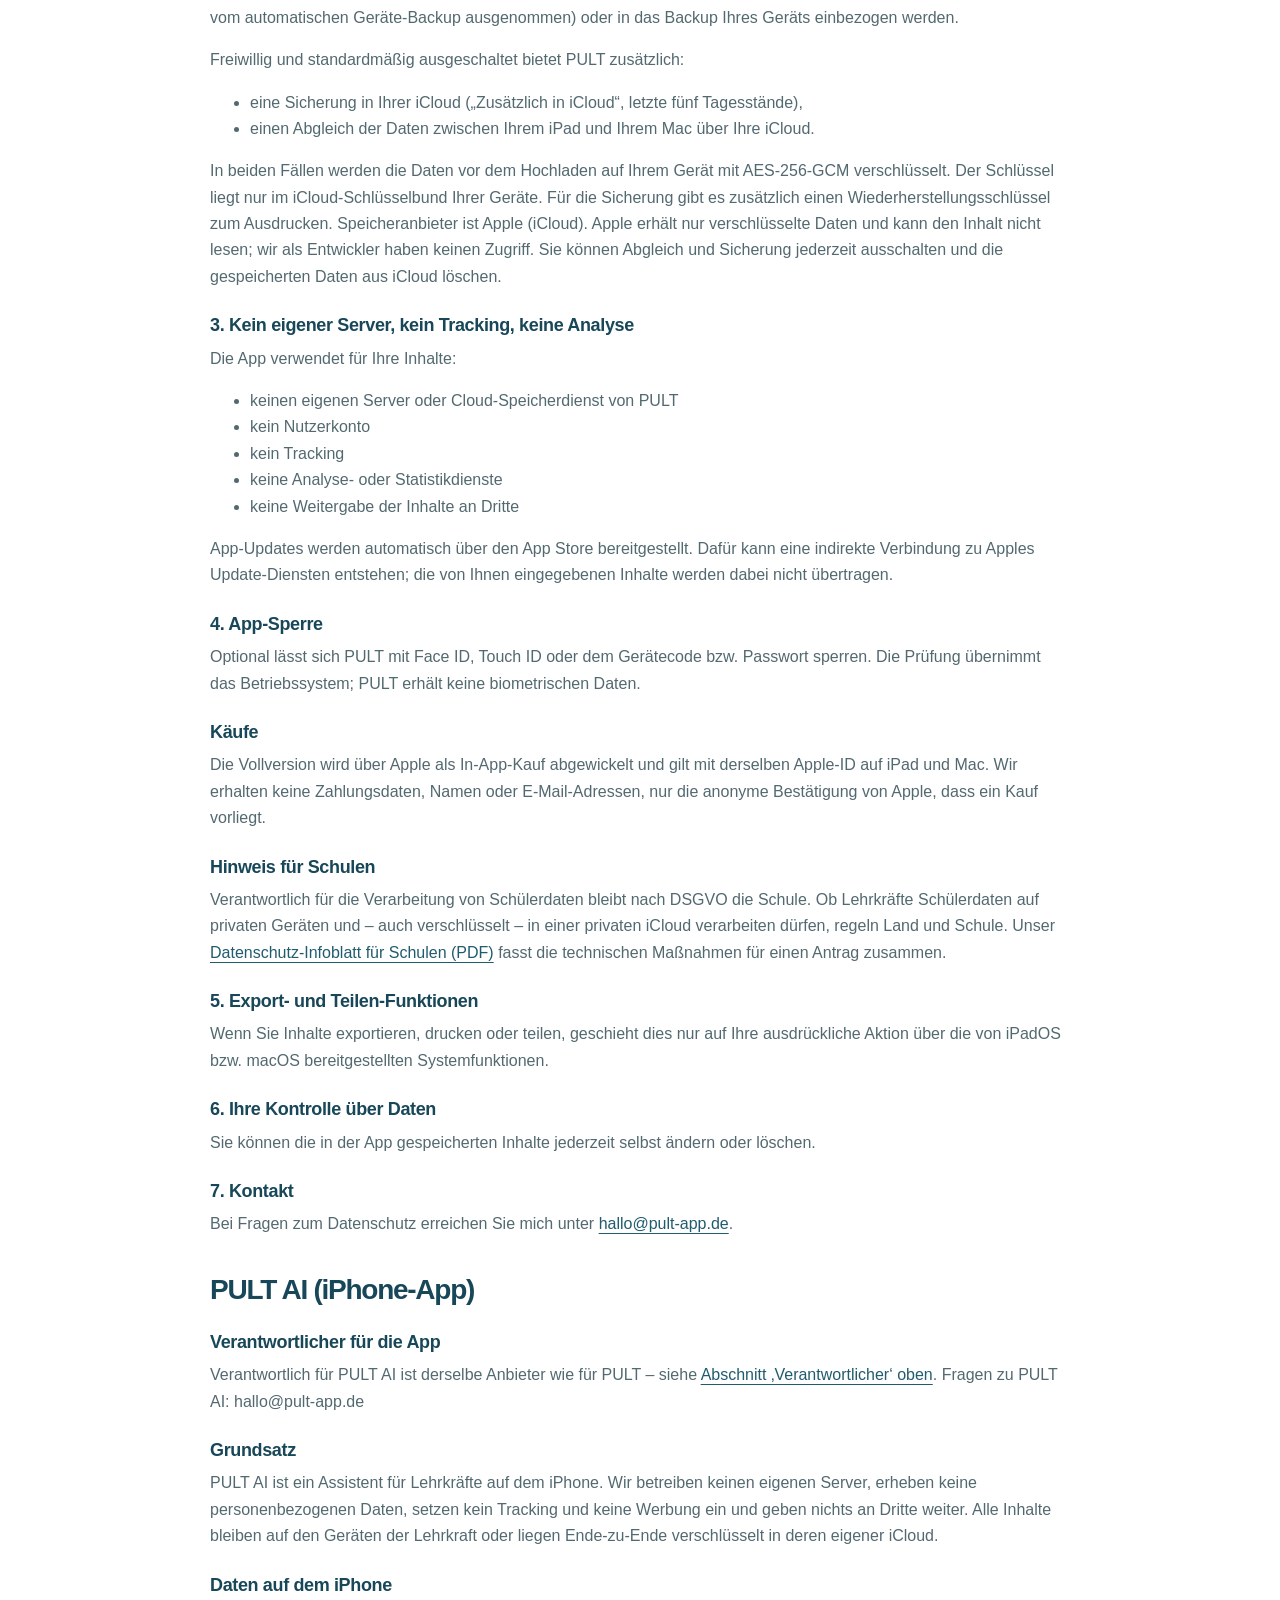
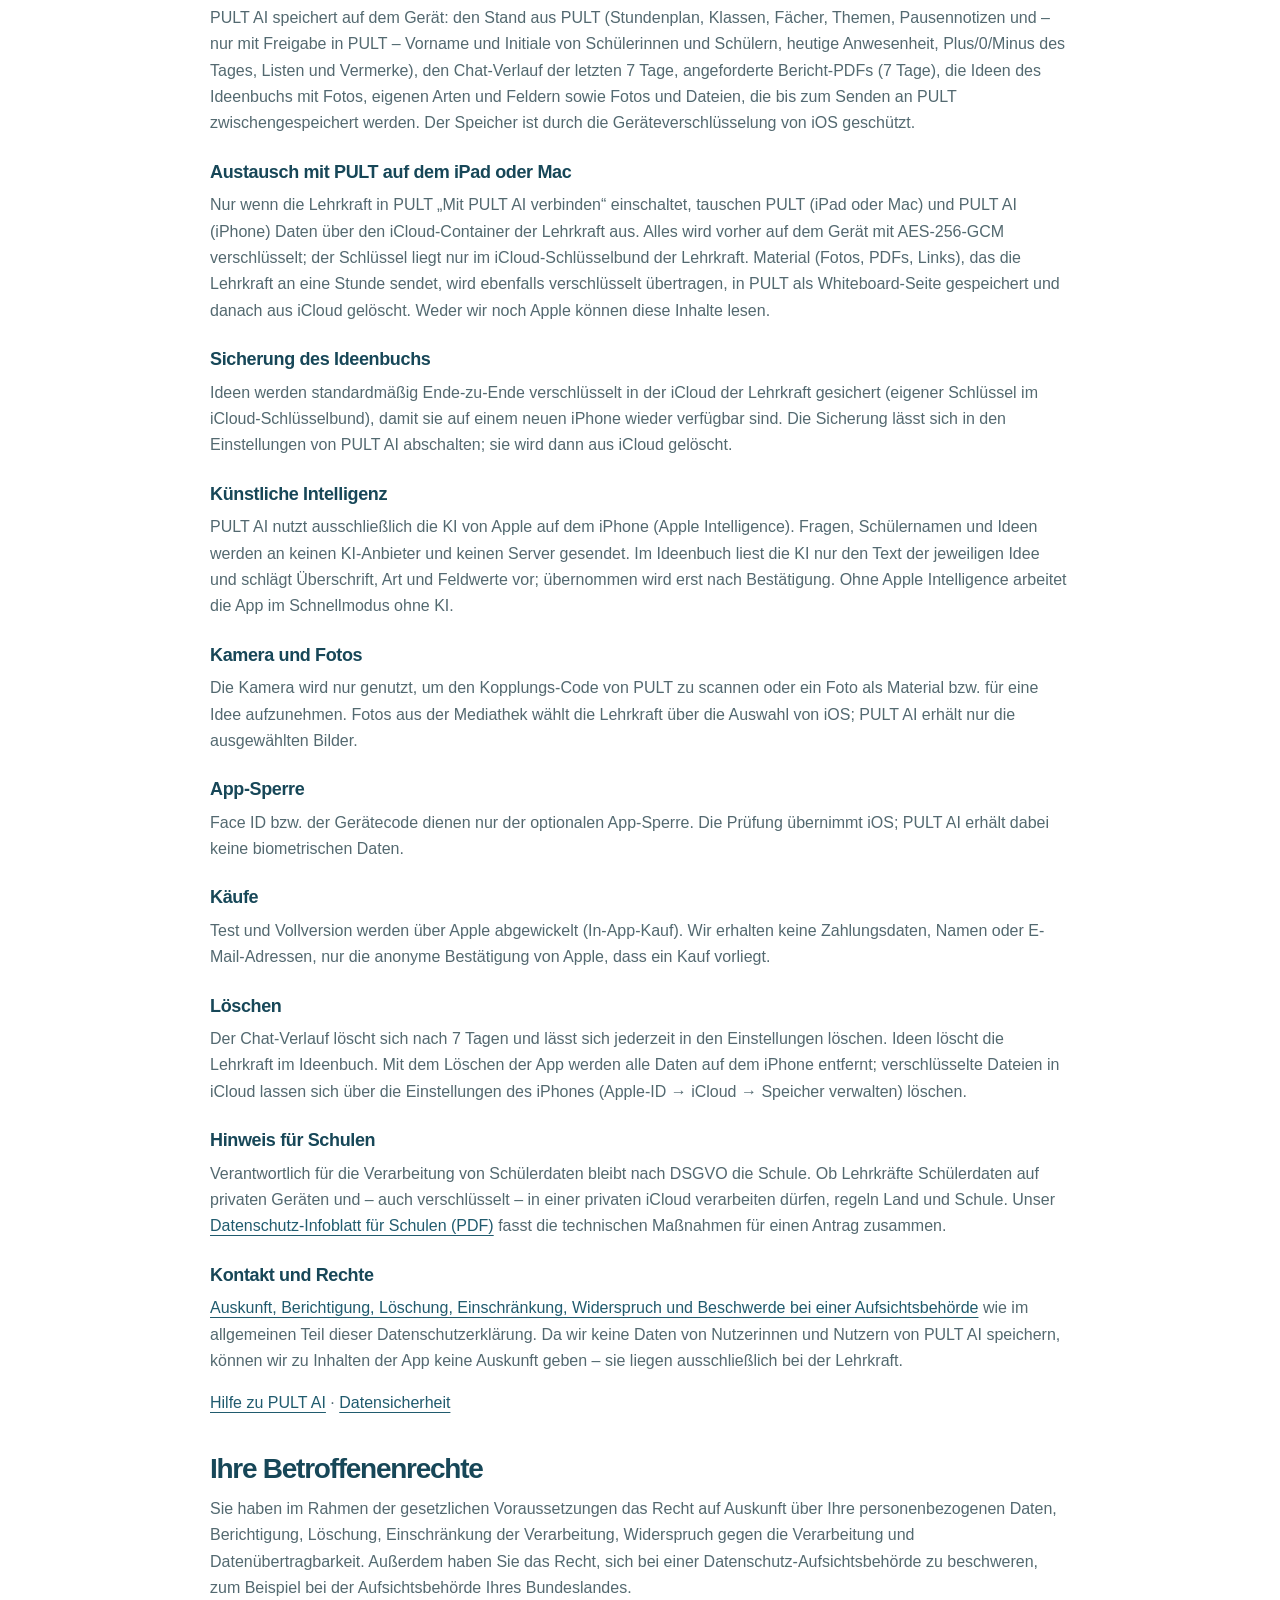
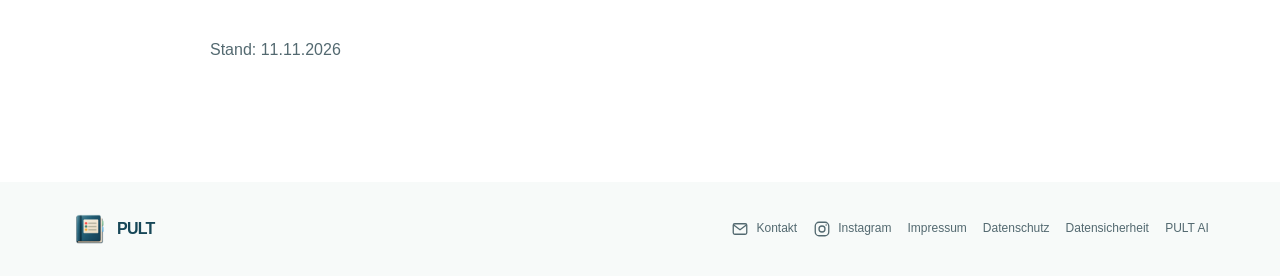
<file: datenschutz.html>
<!doctype html>
<html lang="de">
  <head>
    <meta charset="utf-8">
    <meta name="viewport" content="width=device-width, initial-scale=1">
    <meta name="theme-color" content="#ffffff">
    <meta name="description" content="Datenschutzerklärung für die PULT-Website und die App PULT.">
    <title>Datenschutz – PULT</title>
    <link rel="icon" href="./assets/pult-logo.png" type="image/png">
    <link rel="apple-touch-icon" href="./assets/pult-logo.png">
    <link rel="stylesheet" href="./styles.css?v=mac-20261111">
    <script type="module" src="./script.js?v=mac-20261111"></script>
  </head>
  <body>
    <a class="skip-link" href="#inhalt">Zum Inhalt springen</a>
    <header class="site-header">
      <div class="container header-inner">
        <a class="brand" href="./index.html" aria-label="PULT – zur Startseite">
          <img src="./assets/pult-logo.png" width="54" height="54" alt="">
          <span>PULT</span>
        </a>
        <button class="menu-toggle" type="button" aria-expanded="false" aria-controls="hauptnavigation">
          <span class="menu-icon" aria-hidden="true"></span>
          <span class="visually-hidden">Menü öffnen</span>
        </button>
        <nav class="navigation" id="hauptnavigation" aria-label="Hauptnavigation">
          <a class="navigation-link" href="./index.html#klasse" aria-label="Für die Klasse" title="Für die Klasse"><svg aria-hidden="true" viewBox="0 0 24 24"><path d="M16 21v-2a4 4 0 0 0-4-4H6a4 4 0 0 0-4 4v2"/><circle cx="9" cy="7" r="4"/><path d="M22 21v-2a4 4 0 0 0-3-3.87M16 3.13a4 4 0 0 1 0 7.75"/></svg><span class="nav-label-short">Klasse</span><span class="nav-label-full">Für die Klasse</span></a>
          <a class="navigation-link" href="./index.html#timer" aria-label="Timer" title="Timer"><svg aria-hidden="true" viewBox="0 0 24 24"><circle cx="12" cy="13" r="8"/><path d="M12 9v4l2.5 1.5M10 2h4M12 2v3"/></svg><span class="nav-label-short">Timer</span><span class="nav-label-full">Timer</span></a>
          <a class="navigation-link" href="./index.html#sitzplan" aria-label="Sitzplan" title="Sitzplan"><svg aria-hidden="true" viewBox="0 0 24 24"><path d="M7 11V5a2 2 0 0 1 2-2h6a2 2 0 0 1 2 2v6"/><path d="M5 11h14a2 2 0 0 1 2 2v3H3v-3a2 2 0 0 1 2-2ZM5 16v5m14-5v5M3 21h18"/></svg><span class="nav-label-short">Sitzplan</span><span class="nav-label-full">Sitzplan</span></a>
          <a class="navigation-link" href="./index.html#noten" aria-label="Noten" title="Noten"><svg aria-hidden="true" viewBox="0 0 24 24"><path d="m22 10-10-5L2 10l10 5 10-5ZM6 12v5c3.5 3 8.5 3 12 0v-5m4-2v6"/></svg><span class="nav-label-short">Noten</span><span class="nav-label-full">Noten</span></a>
          <a class="navigation-link" href="./index.html#berichte" aria-label="Berichte" title="Berichte"><svg aria-hidden="true" viewBox="0 0 24 24"><path d="M14 2H6a2 2 0 0 0-2 2v16a2 2 0 0 0 2 2h12a2 2 0 0 0 2-2V8z"/><path d="M14 2v6h6M8 13h8m-8 4h8"/></svg><span class="nav-label-short">Berichte</span><span class="nav-label-full">Berichte</span></a>
          <a class="navigation-link" href="./index.html#stundenplan" aria-label="Stundenplan" title="Stundenplan"><svg aria-hidden="true" viewBox="0 0 24 24"><rect x="3" y="4" width="18" height="18" rx="2"/><path d="M16 2v4M8 2v4M3 10h18M8 14h2m4 0h2m-8 4h2m4 0h2"/></svg><span class="nav-label-short">Plan</span><span class="nav-label-full">Stundenplan</span></a>
          <a class="navigation-link" href="./index.html#whiteboard" aria-label="Whiteboard" title="Whiteboard"><svg aria-hidden="true" viewBox="0 0 24 24"><path d="M2 3h20M20 3v12a2 2 0 0 1-2 2H6a2 2 0 0 1-2-2V3M12 17v4M8 21h8"/></svg><span class="nav-label-short">Tafel</span><span class="nav-label-full">Whiteboard</span></a>
          <a class="navigation-link" href="./index.html#hinter-pult" aria-label="Das Gesicht hinter PULT" title="Das Gesicht hinter PULT"><svg aria-hidden="true" viewBox="0 0 24 24"><circle cx="12" cy="8" r="5"/><path d="M20 21a8 8 0 0 0-16 0"/></svg><span class="nav-label-short">Über mich</span><span class="nav-label-full">Das Gesicht hinter PULT</span></a>
          <a class="navigation-link" href="./datensicherheit.html" aria-label="Datensicherheit" title="Datensicherheit"><svg aria-hidden="true" viewBox="0 0 24 24"><path d="M12 22s8-4 8-11V5l-8-3-8 3v6c0 7 8 11 8 11Z"/><path d="m9 12 2 2 4-4"/></svg><span class="nav-label-short">Sicherheit</span><span class="nav-label-full">Datensicherheit</span></a>
          <a class="navigation-pult-ai" href="/pult-ai/" aria-label="PULT AI, neu" title="PULT AI">
            <img src="./assets/images/pult-ai-logo.png?v=20261025" width="46" height="46" alt="">
            <span>PULT AI</span>
            <span class="navigation-new" aria-hidden="true">Neu</span>
          </a>
        </nav>
        <a class="navigation-pult-ai header-pult-ai" href="/pult-ai/" aria-label="PULT AI, neu"><img src="./assets/images/pult-ai-logo.png?v=20261025" width="46" height="46" alt=""><span>PULT AI</span></a>
      </div>
    </header>

    <main id="inhalt" class="legal-page container">
      <p class="eyebrow">Datenschutz</p>
      <h1>Datenschutzerklärung</h1>
      <p>Diese Datenschutzerklärung gilt für <strong>PULT (im App Store früher als ‚KlassenSitzplan Pro‘ geführt)</strong>.</p>

      <section aria-labelledby="privacy-owner">
        <h2 id="privacy-owner">Verantwortlicher</h2>
        <p>Julian Bickel<br>
          Kolpingstr. 12<br>
          88250 Weingarten<br>
          Deutschland<br>
          E-Mail: <a href="mailto:hallo@pult-app.de">hallo@pult-app.de</a></p>
      </section>

      <section aria-labelledby="privacy-website">
        <h2 id="privacy-website">Teil I – Diese Website</h2>

        <h3>Hosting</h3>
        <p>Diese Website wird über GitHub Pages bereitgestellt, einen Dienst der GitHub Inc. in den USA. Beim Aufruf verarbeitet GitHub technisch notwendige Daten, darunter Ihre IP-Adresse, den Zeitpunkt des Aufrufs, die aufgerufene Seite und Browserinformationen, in Server-Logs. Die Verarbeitung erfolgt auf Grundlage von Art. 6 Abs. 1 lit. f DSGVO. Mein berechtigtes Interesse ist die sichere und stabile Bereitstellung der Website.</p>
        <p>Dabei können Daten in die USA übermittelt werden. Für solche Übermittlungen kommen – je nach Empfänger und Verarbeitung – das EU-US Data Privacy Framework und/oder Standardvertragsklauseln als Garantien in Betracht. Weitere Informationen finden Sie in der <a href="https://docs.github.com/en/site-policy/privacy-policies/github-privacy-statement" target="_blank" rel="noopener noreferrer">Datenschutzerklärung von GitHub</a>.</p>

        <h3>Cookies und externe Ressourcen</h3>
        <p>Diese Website setzt keine Cookies, nutzt kein Tracking und keine Analyse-Dienste. Sie lädt keine externen Schriften oder Skripte.</p>

        <h3>Kontakt per E-Mail</h3>
        <p>Wenn Sie mich per E-Mail kontaktieren, verwende ich die in Ihrer Nachricht enthaltenen Daten ausschließlich zur Bearbeitung Ihrer Anfrage. Rechtsgrundlage ist Art. 6 Abs. 1 lit. b DSGVO, sofern die Anfrage mit einem Vertrag zusammenhängt, andernfalls Art. 6 Abs. 1 lit. f DSGVO aufgrund meines berechtigten Interesses an der Beantwortung von Anfragen.</p>

        <h3>Links zu Instagram und App Store</h3>
        <p>Auf dieser Website finden Sie Links zu Instagram und zum App Store. Erst wenn Sie einen dieser Links anklicken, wird eine Verbindung zum jeweiligen Anbieter hergestellt. Dann gelten dessen Datenschutzbestimmungen; vorher werden durch den Link keine Daten an diese Anbieter übertragen.</p>
      </section>

      <section aria-labelledby="privacy-app">
        <h2 id="privacy-app">Teil II – Die App PULT</h2>

        <h3>1. Art der Datenverarbeitung</h3>
        <p>Die App verarbeitet nur die Daten, die Sie selbst eingeben, zum Beispiel:</p>
        <ul>
          <li>Sitzpläne</li>
          <li>Namen von Schülerinnen und Schülern</li>
          <li>Notizen und weitere planbezogene Informationen</li>
        </ul>

        <h3>2. Speicherung der Daten</h3>
        <p>PULT speichert Ihre eingegebenen Inhalte lokal auf dem Gerät, auf dem Sie die App nutzen (iPad oder Mac mit Apple-Chip). Beim ersten Start wählen Sie, ob die Daten nur auf dem Gerät bleiben (‚Nur auf diesem iPad‘ – dann sind sie auch vom automatischen Geräte-Backup ausgenommen) oder in das Backup Ihres Geräts einbezogen werden.<!-- PRÜFEN: Bezeichnung auf dem Mac --></p>
        <p>Freiwillig und standardmäßig ausgeschaltet bietet PULT zusätzlich:</p>
        <ul>
          <li>eine Sicherung in Ihrer iCloud („Zusätzlich in iCloud“, letzte fünf Tagesstände),</li>
          <li>einen Abgleich der Daten zwischen Ihrem iPad und Ihrem Mac über Ihre iCloud.</li>
        </ul>
        <p>In beiden Fällen werden die Daten vor dem Hochladen auf Ihrem Gerät mit AES-256-GCM verschlüsselt. Der Schlüssel liegt nur im iCloud-Schlüsselbund Ihrer Geräte. Für die Sicherung gibt es zusätzlich einen Wiederherstellungsschlüssel zum Ausdrucken. Speicheranbieter ist Apple (iCloud). Apple erhält nur verschlüsselte Daten und kann den Inhalt nicht lesen; wir als Entwickler haben keinen Zugriff. Sie können Abgleich und Sicherung jederzeit ausschalten und die gespeicherten Daten aus iCloud löschen.</p>

        <h3>3. Kein eigener Server, kein Tracking, keine Analyse</h3>
        <p>Die App verwendet für Ihre Inhalte:</p>
        <ul>
          <li>keinen eigenen Server oder Cloud-Speicherdienst von PULT</li>
          <li>kein Nutzerkonto</li>
          <li>kein Tracking</li>
          <li>keine Analyse- oder Statistikdienste</li>
          <li>keine Weitergabe der Inhalte an Dritte</li>
        </ul>
        <p>App-Updates werden automatisch über den App Store bereitgestellt. Dafür kann eine indirekte Verbindung zu Apples Update-Diensten entstehen; die von Ihnen eingegebenen Inhalte werden dabei nicht übertragen.</p>

        <h3>4. App-Sperre</h3>
        <p>Optional lässt sich PULT mit Face ID, Touch ID oder dem Gerätecode bzw. Passwort sperren. Die Prüfung übernimmt das Betriebssystem; PULT erhält keine biometrischen Daten.</p>

        <h3>Käufe</h3>
        <p>Die Vollversion wird über Apple als In-App-Kauf abgewickelt und gilt mit derselben Apple-ID auf iPad und Mac. Wir erhalten keine Zahlungsdaten, Namen oder E-Mail-Adressen, nur die anonyme Bestätigung von Apple, dass ein Kauf vorliegt.</p>

        <h3>Hinweis für Schulen</h3>
        <p>Verantwortlich für die Verarbeitung von Schülerdaten bleibt nach DSGVO die Schule. Ob Lehrkräfte Schülerdaten auf privaten Geräten und – auch verschlüsselt – in einer privaten iCloud verarbeiten dürfen, regeln Land und Schule. Unser <a href="./assets/docs/PULT-Datenschutz-Infoblatt.pdf?v=infoblatt-20261111">Datenschutz-Infoblatt für Schulen (PDF)</a> fasst die technischen Maßnahmen für einen Antrag zusammen.</p>

        <h3>5. Export- und Teilen-Funktionen</h3>
        <p>Wenn Sie Inhalte exportieren, drucken oder teilen, geschieht dies nur auf Ihre ausdrückliche Aktion über die von iPadOS bzw. macOS bereitgestellten Systemfunktionen.</p>

        <h3>6. Ihre Kontrolle über Daten</h3>
        <p>Sie können die in der App gespeicherten Inhalte jederzeit selbst ändern oder löschen.</p>

        <h3>7. Kontakt</h3>
        <p>Bei Fragen zum Datenschutz erreichen Sie mich unter <a href="mailto:hallo@pult-app.de">hallo@pult-app.de</a>.</p>
      </section>

      <section aria-labelledby="pult-ai">
        <h2 id="pult-ai">PULT AI (iPhone-App)</h2>
        <h3>Verantwortlicher für die App</h3>
        <p>Verantwortlich für PULT AI ist derselbe Anbieter wie für PULT – siehe <a href="#privacy-owner">Abschnitt ‚Verantwortlicher‘ oben</a>. Fragen zu PULT AI: hallo@pult-app.de</p>

        <h3>Grundsatz</h3>
        <p>PULT AI ist ein Assistent für Lehrkräfte auf dem iPhone. Wir betreiben keinen eigenen Server, erheben keine personenbezogenen Daten, setzen kein Tracking und keine Werbung ein und geben nichts an Dritte weiter. Alle Inhalte bleiben auf den Geräten der Lehrkraft oder liegen Ende-zu-Ende verschlüsselt in deren eigener iCloud.</p>

        <h3>Daten auf dem iPhone</h3>
        <p>PULT AI speichert auf dem Gerät: den Stand aus PULT (Stundenplan, Klassen, Fächer, Themen, Pausennotizen und – nur mit Freigabe in PULT – Vorname und Initiale von Schülerinnen und Schülern, heutige Anwesenheit, Plus/0/Minus des Tages, Listen und Vermerke), den Chat-Verlauf der letzten 7 Tage, angeforderte Bericht-PDFs (7 Tage), die Ideen des Ideenbuchs mit Fotos, eigenen Arten und Feldern sowie Fotos und Dateien, die bis zum Senden an PULT zwischengespeichert werden. Der Speicher ist durch die Geräteverschlüsselung von iOS geschützt.</p>

        <h3>Austausch mit PULT auf dem iPad oder Mac</h3>
        <p>Nur wenn die Lehrkraft in PULT „Mit PULT AI verbinden“ einschaltet, tauschen PULT (iPad oder Mac) und PULT AI (iPhone) Daten über den iCloud-Container der Lehrkraft aus. Alles wird vorher auf dem Gerät mit AES-256-GCM verschlüsselt; der Schlüssel liegt nur im iCloud-Schlüsselbund der Lehrkraft. Material (Fotos, PDFs, Links), das die Lehrkraft an eine Stunde sendet, wird ebenfalls verschlüsselt übertragen, in PULT als Whiteboard-Seite gespeichert und danach aus iCloud gelöscht. Weder wir noch Apple können diese Inhalte lesen.</p>

        <h3>Sicherung des Ideenbuchs</h3>
        <p>Ideen werden standardmäßig Ende-zu-Ende verschlüsselt in der iCloud der Lehrkraft gesichert (eigener Schlüssel im iCloud-Schlüsselbund), damit sie auf einem neuen iPhone wieder verfügbar sind. Die Sicherung lässt sich in den Einstellungen von PULT AI abschalten; sie wird dann aus iCloud gelöscht.</p>

        <h3>Künstliche Intelligenz</h3>
        <p>PULT AI nutzt ausschließlich die KI von Apple auf dem iPhone (Apple Intelligence). Fragen, Schülernamen und Ideen werden an keinen KI-Anbieter und keinen Server gesendet. Im Ideenbuch liest die KI nur den Text der jeweiligen Idee und schlägt Überschrift, Art und Feldwerte vor; übernommen wird erst nach Bestätigung. Ohne Apple Intelligence arbeitet die App im Schnellmodus ohne KI.</p>

        <h3>Kamera und Fotos</h3>
        <p>Die Kamera wird nur genutzt, um den Kopplungs-Code von PULT zu scannen oder ein Foto als Material bzw. für eine Idee aufzunehmen. Fotos aus der Mediathek wählt die Lehrkraft über die Auswahl von iOS; PULT AI erhält nur die ausgewählten Bilder.</p>

        <h3>App-Sperre</h3>
        <p>Face ID bzw. der Gerätecode dienen nur der optionalen App-Sperre. Die Prüfung übernimmt iOS; PULT AI erhält dabei keine biometrischen Daten.</p>

        <h3>Käufe</h3>
        <p>Test und Vollversion werden über Apple abgewickelt (In-App-Kauf). Wir erhalten keine Zahlungsdaten, Namen oder E-Mail-Adressen, nur die anonyme Bestätigung von Apple, dass ein Kauf vorliegt.</p>

        <h3>Löschen</h3>
        <p>Der Chat-Verlauf löscht sich nach 7 Tagen und lässt sich jederzeit in den Einstellungen löschen. Ideen löscht die Lehrkraft im Ideenbuch. Mit dem Löschen der App werden alle Daten auf dem iPhone entfernt; verschlüsselte Dateien in iCloud lassen sich über die Einstellungen des iPhones (Apple-ID → iCloud → Speicher verwalten) löschen.</p>

        <h3>Hinweis für Schulen</h3>
        <p>Verantwortlich für die Verarbeitung von Schülerdaten bleibt nach DSGVO die Schule. Ob Lehrkräfte Schülerdaten auf privaten Geräten und – auch verschlüsselt – in einer privaten iCloud verarbeiten dürfen, regeln Land und Schule. Unser <a href="./assets/docs/PULT-Datenschutz-Infoblatt.pdf?v=infoblatt-20261111">Datenschutz-Infoblatt für Schulen (PDF)</a> fasst die technischen Maßnahmen für einen Antrag zusammen.</p>

        <h3>Kontakt und Rechte</h3>
        <p><a href="#privacy-rights">Auskunft, Berichtigung, Löschung, Einschränkung, Widerspruch und Beschwerde bei einer Aufsichtsbehörde</a> wie im allgemeinen Teil dieser Datenschutzerklärung. Da wir keine Daten von Nutzerinnen und Nutzern von PULT AI speichern, können wir zu Inhalten der App keine Auskunft geben – sie liegen ausschließlich bei der Lehrkraft.</p>
        <p><a href="/pult-ai/hilfe/">Hilfe zu PULT AI</a> · <a href="/datensicherheit/">Datensicherheit</a></p>
      </section>

      <section aria-labelledby="privacy-rights">
        <h2 id="privacy-rights">Ihre Betroffenenrechte</h2>
        <p>Sie haben im Rahmen der gesetzlichen Voraussetzungen das Recht auf Auskunft über Ihre personenbezogenen Daten, Berichtigung, Löschung, Einschränkung der Verarbeitung, Widerspruch gegen die Verarbeitung und Datenübertragbarkeit. Außerdem haben Sie das Recht, sich bei einer Datenschutz-Aufsichtsbehörde zu beschweren, zum Beispiel bei der Aufsichtsbehörde Ihres Bundeslandes.</p>
      </section>

      <p class="privacy-date">Stand: 11.11.2026</p>
    </main>

    <footer class="site-footer">
      <div class="container footer-main">
        <a class="brand footer-brand" href="./index.html" aria-label="PULT – zur Startseite">
          <img src="./assets/pult-logo.png" width="42" height="42" alt=""><span>PULT</span>
        </a>
        <div class="footer-links" aria-label="Weitere Informationen">
          <a href="mailto:hallo@pult-app.de?subject=PULT" aria-label="Kontakt per E-Mail"><svg viewBox="0 0 24 24" aria-hidden="true"><rect x="3" y="5" width="18" height="14" rx="2"></rect><path d="m4 7 8 6 8-6"></path></svg><span>Kontakt</span></a>
          <a href="https://www.instagram.com/pult.app/" target="_blank" rel="noopener" aria-label="PULT auf Instagram"><svg viewBox="0 0 24 24" aria-hidden="true"><rect x="3" y="3" width="18" height="18" rx="5"></rect><circle cx="12" cy="12" r="4"></circle><circle class="icon-fill" cx="17.5" cy="6.5" r="1"></circle></svg><span>Instagram</span></a>
          <a href="./impressum.html">Impressum</a>
          <a href="./datenschutz.html" aria-current="page">Datenschutz</a>
          <a href="./datensicherheit.html">Datensicherheit</a>
          <a href="/pult-ai/">PULT AI</a>
        </div>
      </div>
    </footer>
    <a class="to-top" href="#inhalt" aria-label="Nach oben" hidden><img src="./assets/hamsters/hamster-navigation.png" width="294" height="294" alt="" aria-hidden="true" decoding="async"></a>
  </body>
</html>
</file>
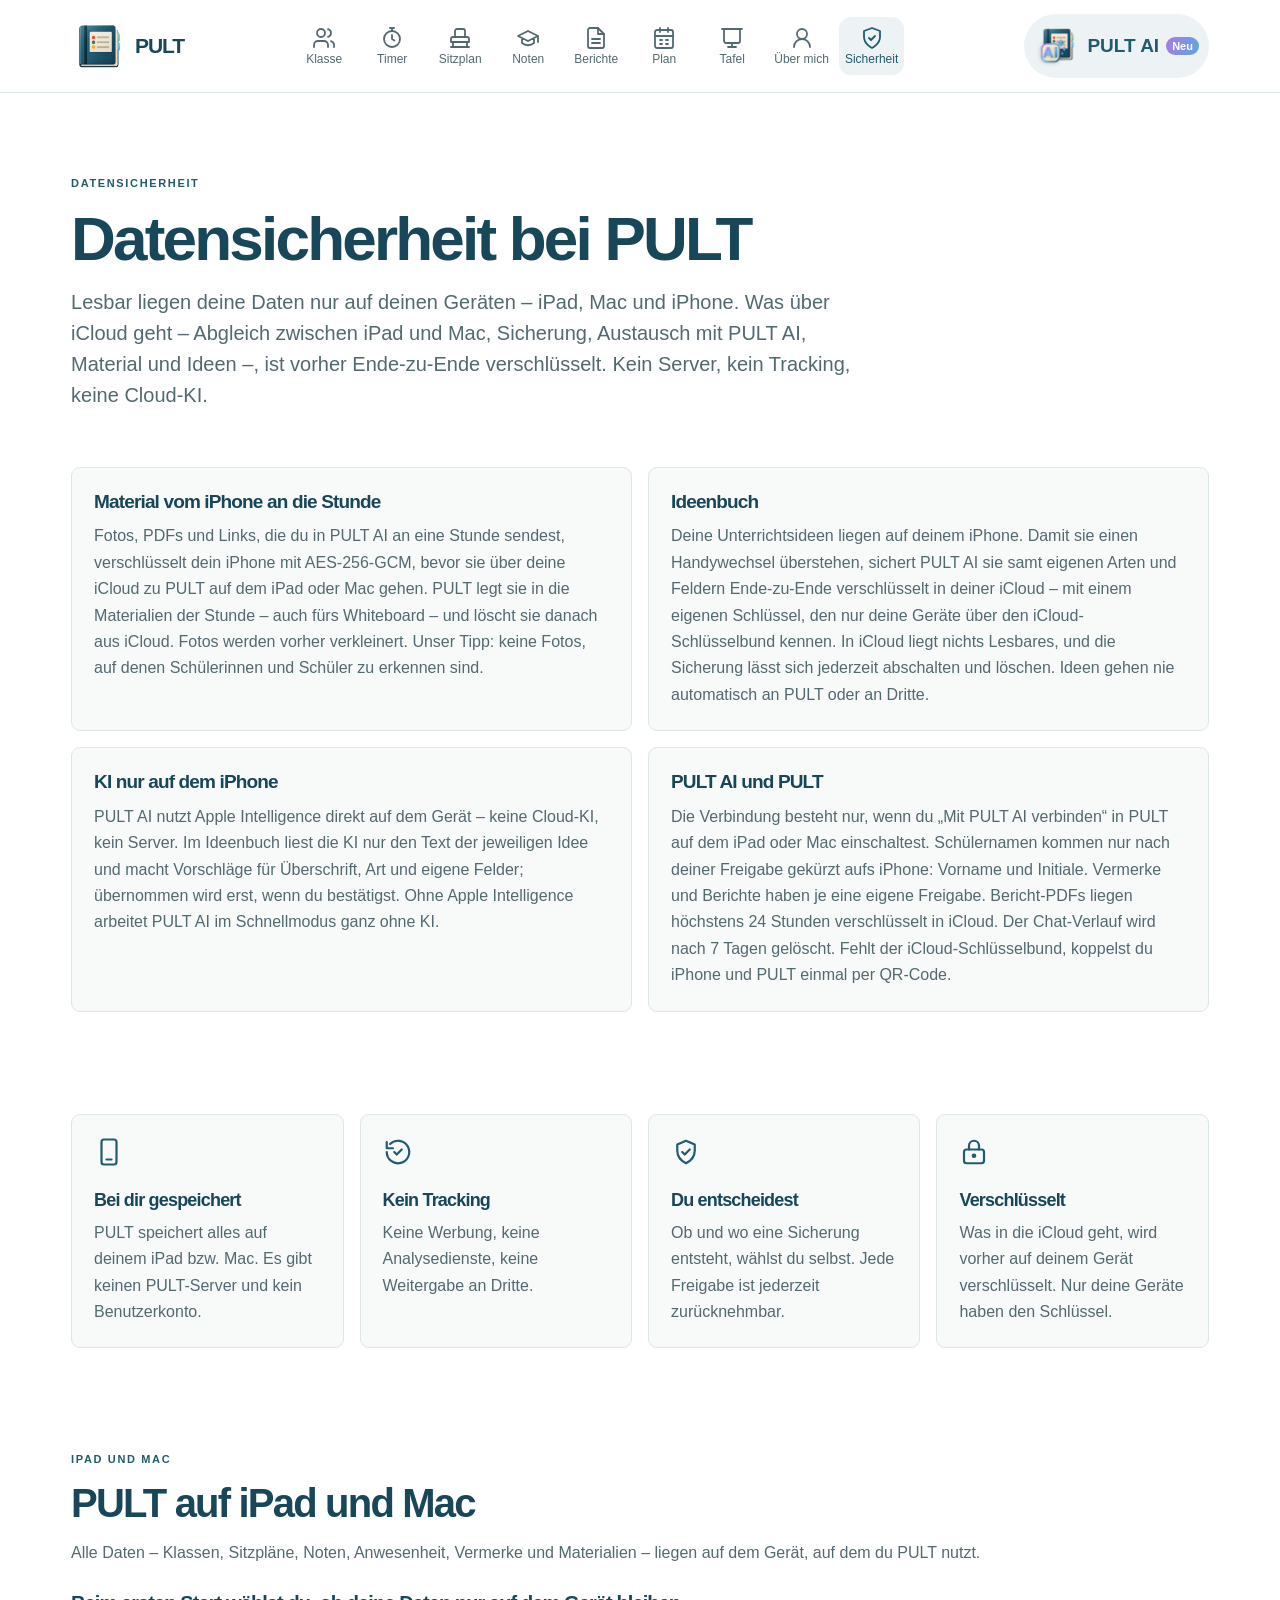
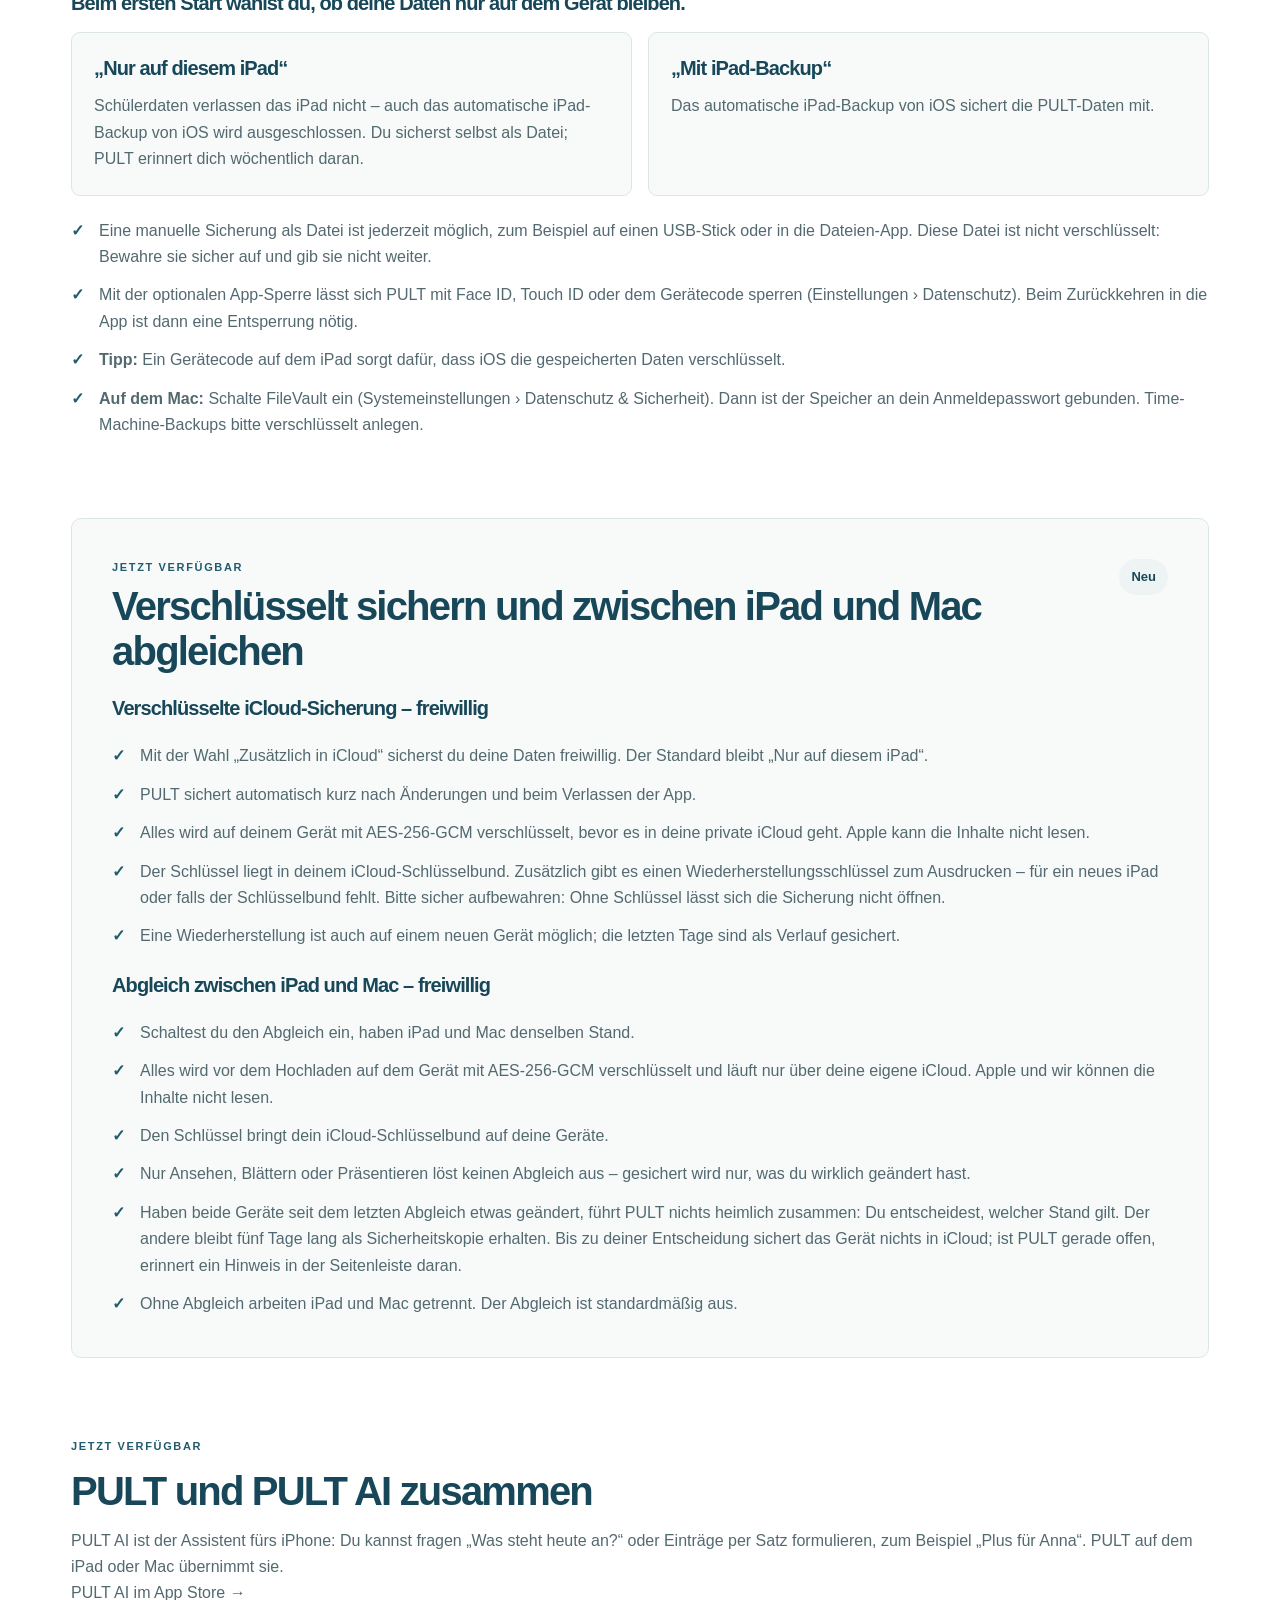
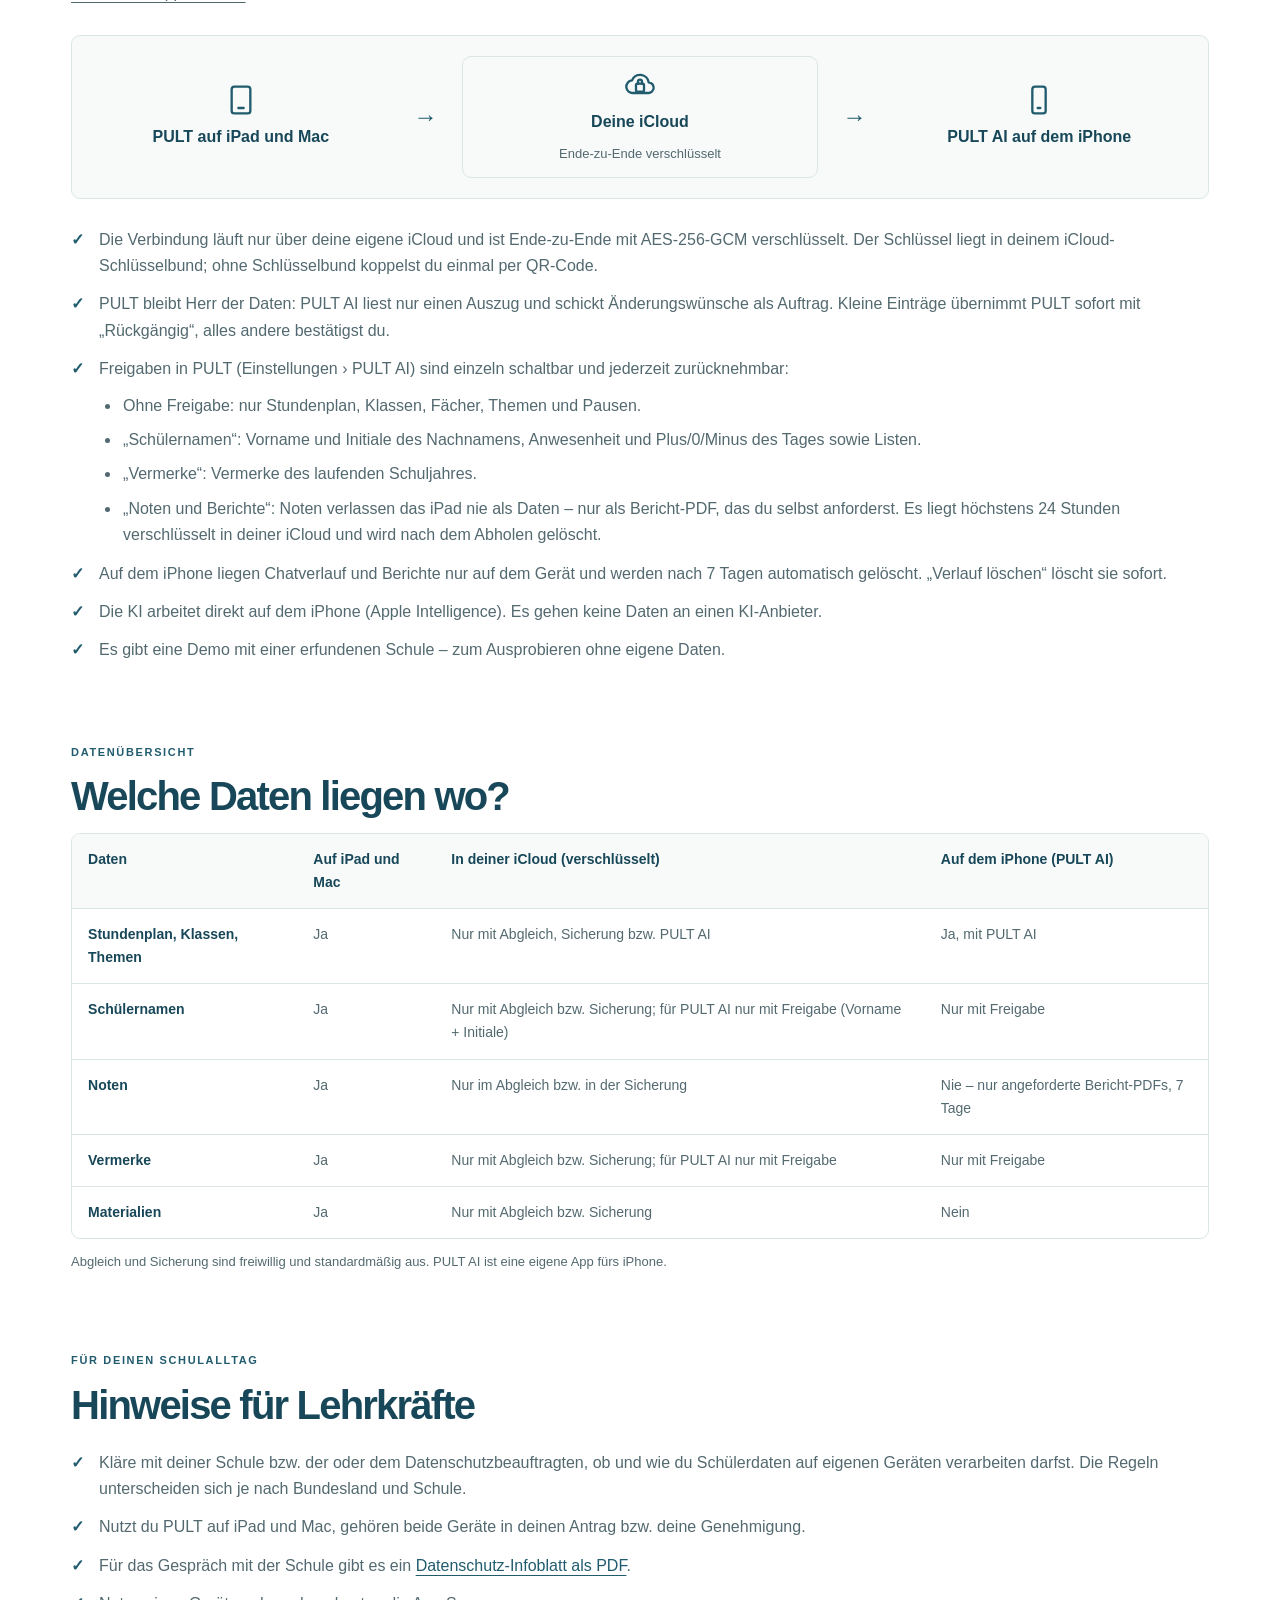
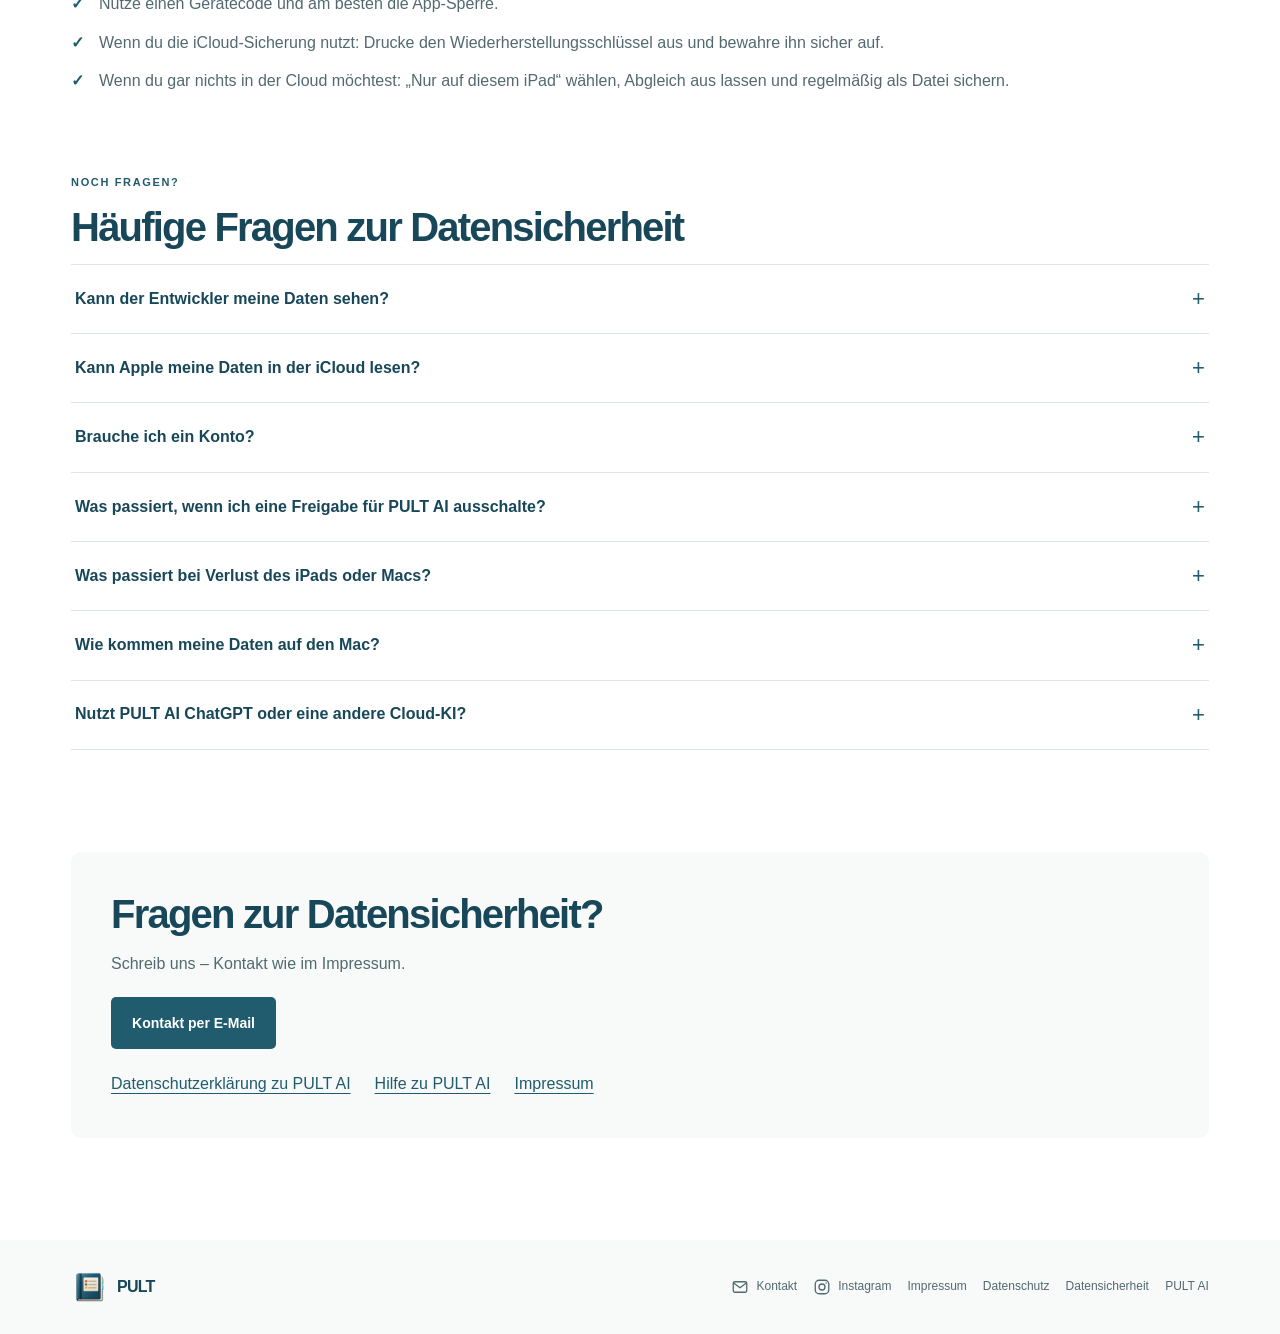
<file: datensicherheit.html>
<!doctype html>
<html lang="de">
  <head>
    <meta charset="utf-8">
    <meta name="viewport" content="width=device-width, initial-scale=1">
    <meta name="theme-color" content="#ffffff">
    <meta name="description" content="Wie PULT und PULT AI Schülerdaten schützen: Speicherung auf dem iPad, verschlüsselte iCloud-Sicherung, Freigaben und App-Sperre.">
    <title>Datensicherheit – PULT</title>
    <link rel="icon" href="./assets/pult-logo.png" type="image/png">
    <link rel="apple-touch-icon" href="./assets/pult-logo.png">
    <link rel="stylesheet" href="./styles.css?v=mac-20261111">
    <link rel="stylesheet" href="./assets/css/datensicherheit.css?v=pult-ai-privacy-20261025b">
    <script type="module" src="./script.js?v=mac-20261111"></script>
  </head>
  <body>
    <a class="skip-link" href="#inhalt">Zum Inhalt springen</a>
    <header class="site-header">
      <div class="container header-inner">
        <a class="brand" href="./index.html" aria-label="PULT – zur Startseite">
          <img src="./assets/pult-logo.png" width="54" height="54" alt="">
          <span>PULT</span>
        </a>
        <button class="menu-toggle" type="button" aria-expanded="false" aria-controls="hauptnavigation">
          <span class="menu-icon" aria-hidden="true"></span>
          <span class="visually-hidden">Menü öffnen</span>
        </button>
        <nav class="navigation" id="hauptnavigation" aria-label="Hauptnavigation">
          <a class="navigation-link" href="./index.html#klasse" aria-label="Für die Klasse" title="Für die Klasse"><svg aria-hidden="true" viewBox="0 0 24 24"><path d="M16 21v-2a4 4 0 0 0-4-4H6a4 4 0 0 0-4 4v2"/><circle cx="9" cy="7" r="4"/><path d="M22 21v-2a4 4 0 0 0-3-3.87M16 3.13a4 4 0 0 1 0 7.75"/></svg><span class="nav-label-short">Klasse</span><span class="nav-label-full">Für die Klasse</span></a>
          <a class="navigation-link" href="./index.html#timer" aria-label="Timer" title="Timer"><svg aria-hidden="true" viewBox="0 0 24 24"><circle cx="12" cy="13" r="8"/><path d="M12 9v4l2.5 1.5M10 2h4M12 2v3"/></svg><span class="nav-label-short">Timer</span><span class="nav-label-full">Timer</span></a>
          <a class="navigation-link" href="./index.html#sitzplan" aria-label="Sitzplan" title="Sitzplan"><svg aria-hidden="true" viewBox="0 0 24 24"><path d="M7 11V5a2 2 0 0 1 2-2h6a2 2 0 0 1 2 2v6"/><path d="M5 11h14a2 2 0 0 1 2 2v3H3v-3a2 2 0 0 1 2-2ZM5 16v5m14-5v5M3 21h18"/></svg><span class="nav-label-short">Sitzplan</span><span class="nav-label-full">Sitzplan</span></a>
          <a class="navigation-link" href="./index.html#noten" aria-label="Noten" title="Noten"><svg aria-hidden="true" viewBox="0 0 24 24"><path d="m22 10-10-5L2 10l10 5 10-5ZM6 12v5c3.5 3 8.5 3 12 0v-5m4-2v6"/></svg><span class="nav-label-short">Noten</span><span class="nav-label-full">Noten</span></a>
          <a class="navigation-link" href="./index.html#berichte" aria-label="Berichte" title="Berichte"><svg aria-hidden="true" viewBox="0 0 24 24"><path d="M14 2H6a2 2 0 0 0-2 2v16a2 2 0 0 0 2 2h12a2 2 0 0 0 2-2V8z"/><path d="M14 2v6h6M8 13h8m-8 4h8"/></svg><span class="nav-label-short">Berichte</span><span class="nav-label-full">Berichte</span></a>
          <a class="navigation-link" href="./index.html#stundenplan" aria-label="Stundenplan" title="Stundenplan"><svg aria-hidden="true" viewBox="0 0 24 24"><rect x="3" y="4" width="18" height="18" rx="2"/><path d="M16 2v4M8 2v4M3 10h18M8 14h2m4 0h2m-8 4h2m4 0h2"/></svg><span class="nav-label-short">Plan</span><span class="nav-label-full">Stundenplan</span></a>
          <a class="navigation-link" href="./index.html#whiteboard" aria-label="Whiteboard" title="Whiteboard"><svg aria-hidden="true" viewBox="0 0 24 24"><path d="M2 3h20M20 3v12a2 2 0 0 1-2 2H6a2 2 0 0 1-2-2V3M12 17v4M8 21h8"/></svg><span class="nav-label-short">Tafel</span><span class="nav-label-full">Whiteboard</span></a>
          <a class="navigation-link" href="./index.html#hinter-pult" aria-label="Das Gesicht hinter PULT" title="Das Gesicht hinter PULT"><svg aria-hidden="true" viewBox="0 0 24 24"><circle cx="12" cy="8" r="5"/><path d="M20 21a8 8 0 0 0-16 0"/></svg><span class="nav-label-short">Über mich</span><span class="nav-label-full">Das Gesicht hinter PULT</span></a>
          <a class="navigation-link" href="./datensicherheit.html" aria-current="page" aria-label="Datensicherheit" title="Datensicherheit"><svg aria-hidden="true" viewBox="0 0 24 24"><path d="M12 22s8-4 8-11V5l-8-3-8 3v6c0 7 8 11 8 11Z"/><path d="m9 12 2 2 4-4"/></svg><span class="nav-label-short">Sicherheit</span><span class="nav-label-full">Datensicherheit</span></a>
          <a class="navigation-pult-ai" href="/pult-ai/" aria-label="PULT AI, neu" title="PULT AI">
            <img src="./assets/images/pult-ai-logo.png?v=20261025" width="46" height="46" alt="">
            <span>PULT AI</span>
            <span class="navigation-new" aria-hidden="true">Neu</span>
          </a>
        </nav>
        <a class="navigation-pult-ai header-pult-ai" href="/pult-ai/" aria-label="PULT AI, neu"><img src="./assets/images/pult-ai-logo.png?v=20261025" width="46" height="46" alt=""><span>PULT AI</span></a>
      </div>
    </header>

    <main id="inhalt" class="ds-page container">
      <header class="ds-intro">
        <p class="eyebrow">Datensicherheit</p>
        <h1>Datensicherheit bei PULT</h1>
        <p class="ds-lead">Lesbar liegen deine Daten nur auf deinen Geräten – iPad, Mac und iPhone. Was über iCloud geht – Abgleich zwischen iPad und Mac, Sicherung, Austausch mit PULT AI, Material und Ideen –, ist vorher Ende-zu-Ende verschlüsselt. Kein Server, kein Tracking, keine Cloud-KI.</p>
      </header>

      <section class="ds-ai-privacy-cards" aria-label="Datenschutz bei PULT AI">
        <article class="ds-ai-privacy-card">
          <h2>Material vom iPhone an die Stunde</h2>
          <p>Fotos, PDFs und Links, die du in PULT AI an eine Stunde sendest, verschlüsselt dein iPhone mit AES-256-GCM, bevor sie über deine iCloud zu PULT auf dem iPad oder Mac gehen. PULT legt sie in die Materialien der Stunde – auch fürs Whiteboard – und löscht sie danach aus iCloud. Fotos werden vorher verkleinert. Unser Tipp: keine Fotos, auf denen Schülerinnen und Schüler zu erkennen sind.</p>
        </article>
        <article class="ds-ai-privacy-card">
          <h2>Ideenbuch</h2>
          <p>Deine Unterrichtsideen liegen auf deinem iPhone. Damit sie einen Handywechsel überstehen, sichert PULT AI sie samt eigenen Arten und Feldern Ende-zu-Ende verschlüsselt in deiner iCloud – mit einem eigenen Schlüssel, den nur deine Geräte über den iCloud-Schlüsselbund kennen. In iCloud liegt nichts Lesbares, und die Sicherung lässt sich jederzeit abschalten und löschen. Ideen gehen nie automatisch an PULT oder an Dritte.</p>
        </article>
        <article class="ds-ai-privacy-card">
          <h2>KI nur auf dem iPhone</h2>
          <p>PULT AI nutzt Apple Intelligence direkt auf dem Gerät – keine Cloud-KI, kein Server. Im Ideenbuch liest die KI nur den Text der jeweiligen Idee und macht Vorschläge für Überschrift, Art und eigene Felder; übernommen wird erst, wenn du bestätigst. Ohne Apple Intelligence arbeitet PULT AI im Schnellmodus ganz ohne KI.</p>
        </article>
        <article class="ds-ai-privacy-card">
          <h2>PULT AI und PULT</h2>
          <p>Die Verbindung besteht nur, wenn du „Mit PULT AI verbinden“ in PULT auf dem iPad oder Mac einschaltest. Schülernamen kommen nur nach deiner Freigabe gekürzt aufs iPhone: Vorname und Initiale. Vermerke und Berichte haben je eine eigene Freigabe. Bericht-PDFs liegen höchstens 24 Stunden verschlüsselt in iCloud. Der Chat-Verlauf wird nach 7 Tagen gelöscht. Fehlt der iCloud-Schlüsselbund, koppelst du iPhone und PULT einmal per QR-Code.</p>
        </article>
      </section>

      <section class="ds-principles" aria-label="Die vier Kernaussagen">
        <article class="ds-principle">
          <svg viewBox="0 0 24 24" aria-hidden="true"><rect x="6" y="2" width="12" height="20" rx="2"></rect><path d="M10 18h4"></path></svg>
          <h2>Bei dir gespeichert</h2>
          <p>PULT speichert alles auf deinem iPad bzw. Mac. Es gibt keinen PULT-Server und kein Benutzerkonto.</p>
        </article>
        <article class="ds-principle">
          <svg viewBox="0 0 24 24" aria-hidden="true"><path d="M3 12a9 9 0 1 0 2.64-6.36"></path><path d="M3 4v5h5"></path><path d="m9 12 2 2 4-4"></path></svg>
          <h2>Kein Tracking</h2>
          <p>Keine Werbung, keine Analysedienste, keine Weitergabe an Dritte.</p>
        </article>
        <article class="ds-principle">
          <svg viewBox="0 0 24 24" aria-hidden="true"><path d="M12 3 5 6v5c0 5 3 8 7 10 4-2 7-5 7-10V6l-7-3Z"></path><path d="m9 12 2 2 4-4"></path></svg>
          <h2>Du entscheidest</h2>
          <p>Ob und wo eine Sicherung entsteht, wählst du selbst. Jede Freigabe ist jederzeit zurücknehmbar.</p>
        </article>
        <article class="ds-principle">
          <svg viewBox="0 0 24 24" aria-hidden="true"><rect x="4" y="10" width="16" height="11" rx="2"></rect><path d="M8 10V7a4 4 0 0 1 8 0v3"></path><circle cx="12" cy="15" r="1"></circle></svg>
          <h2>Verschlüsselt</h2>
          <p>Was in die iCloud geht, wird vorher auf deinem Gerät verschlüsselt. Nur deine Geräte haben den Schlüssel.</p>
        </article>
      </section>

      <section class="ds-section" aria-labelledby="ds-ipad">
        <p class="eyebrow">iPad und Mac</p>
        <h2 id="ds-ipad">PULT auf iPad und Mac</h2>
        <p>Alle Daten – Klassen, Sitzpläne, Noten, Anwesenheit, Vermerke und Materialien – liegen auf dem Gerät, auf dem du PULT nutzt.</p>
        <h3>Beim ersten Start wählst du, ob deine Daten nur auf dem Gerät bleiben.</h3>
        <!-- PRÜFEN: Bezeichnung auf dem Mac -->
        <div class="ds-choice-grid">
          <article class="ds-choice">
            <h3>„Nur auf diesem iPad“</h3>
            <p>Schülerdaten verlassen das iPad nicht – auch das automatische iPad-Backup von iOS wird ausgeschlossen. Du sicherst selbst als Datei; PULT erinnert dich wöchentlich daran.</p>
          </article>
          <article class="ds-choice">
            <h3>„Mit iPad-Backup“</h3>
            <p>Das automatische iPad-Backup von iOS sichert die PULT-Daten mit.</p>
          </article>
        </div>
        <ul class="ds-checklist">
          <li>Eine manuelle Sicherung als Datei ist jederzeit möglich, zum Beispiel auf einen USB-Stick oder in die Dateien-App. Diese Datei ist nicht verschlüsselt: Bewahre sie sicher auf und gib sie nicht weiter.</li>
          <li>Mit der optionalen App-Sperre lässt sich PULT mit Face ID, Touch ID oder dem Gerätecode sperren (Einstellungen › Datenschutz). Beim Zurückkehren in die App ist dann eine Entsperrung nötig.</li>
          <li><strong>Tipp:</strong> Ein Gerätecode auf dem iPad sorgt dafür, dass iOS die gespeicherten Daten verschlüsselt.</li>
          <li><strong>Auf dem Mac:</strong> Schalte FileVault ein (Systemeinstellungen › Datenschutz &amp; Sicherheit). Dann ist der Speicher an dein Anmeldepasswort gebunden. Time-Machine-Backups bitte verschlüsselt anlegen.</li>
        </ul>
      </section>

      <section class="ds-section ds-next" aria-labelledby="ds-next-title">
        <div class="ds-section-heading">
          <div>
            <p class="eyebrow">Jetzt verfügbar</p>
            <h2 id="ds-next-title">Verschlüsselt sichern und zwischen iPad und Mac abgleichen</h2>
          </div>
          <span class="ds-badge">Neu</span>
        </div>
        <h3>Verschlüsselte iCloud-Sicherung – freiwillig</h3>
        <ul class="ds-checklist">
          <li>Mit der Wahl „Zusätzlich in iCloud“ sicherst du deine Daten freiwillig. Der Standard bleibt „Nur auf diesem iPad“.</li>
          <li>PULT sichert automatisch kurz nach Änderungen und beim Verlassen der App.</li>
          <li>Alles wird auf deinem Gerät mit AES-256-GCM verschlüsselt, bevor es in deine private iCloud geht. Apple kann die Inhalte nicht lesen.</li>
          <li>Der Schlüssel liegt in deinem iCloud-Schlüsselbund. Zusätzlich gibt es einen Wiederherstellungsschlüssel zum Ausdrucken – für ein neues iPad oder falls der Schlüsselbund fehlt. Bitte sicher aufbewahren: Ohne Schlüssel lässt sich die Sicherung nicht öffnen.</li>
          <li>Eine Wiederherstellung ist auch auf einem neuen Gerät möglich; die letzten Tage sind als Verlauf gesichert.</li>
        </ul>
        <h3>Abgleich zwischen iPad und Mac – freiwillig</h3>
        <ul class="ds-checklist">
          <li>Schaltest du den Abgleich ein, haben iPad und Mac denselben Stand.</li>
          <li>Alles wird vor dem Hochladen auf dem Gerät mit AES-256-GCM verschlüsselt und läuft nur über deine eigene iCloud. Apple und wir können die Inhalte nicht lesen.</li>
          <li>Den Schlüssel bringt dein iCloud-Schlüsselbund auf deine Geräte.</li>
          <li>Nur Ansehen, Blättern oder Präsentieren löst keinen Abgleich aus – gesichert wird nur, was du wirklich geändert hast.</li>
          <li>Haben beide Geräte seit dem letzten Abgleich etwas geändert, führt PULT nichts heimlich zusammen: Du entscheidest, welcher Stand gilt. Der andere bleibt fünf Tage lang als Sicherheitskopie erhalten. Bis zu deiner Entscheidung sichert das Gerät nichts in iCloud; ist PULT gerade offen, erinnert ein Hinweis in der Seitenleiste daran.</li>
          <li>Ohne Abgleich arbeiten iPad und Mac getrennt. Der Abgleich ist standardmäßig aus.</li>
        </ul>
      </section>

      <section class="ds-section" aria-labelledby="ds-ai-title">
        <p class="eyebrow">Jetzt verfügbar</p>
        <h2 id="ds-ai-title">PULT und PULT AI zusammen</h2>
        <p>PULT AI ist der Assistent fürs iPhone: Du kannst fragen „Was steht heute an?“ oder Einträge per Satz formulieren, zum Beispiel „Plus für Anna“. PULT auf dem iPad oder Mac übernimmt sie.</p>
        <p><a href="https://apps.apple.com/de/app/pult-ai/id6828437689" target="_blank" rel="noopener noreferrer">PULT AI im App Store →</a></p>
        <div class="ds-flow" aria-label="PULT auf iPad und Mac synchronisiert verschlüsselt über deine iCloud mit PULT AI auf dem iPhone">
          <div class="ds-flow-node">
            <svg viewBox="0 0 24 24" aria-hidden="true"><rect x="5" y="2" width="14" height="20" rx="2"></rect><path d="M10 18h4"></path></svg>
            <strong>PULT auf iPad und Mac</strong>
          </div>
          <span class="ds-flow-arrow" aria-hidden="true">→</span>
          <div class="ds-flow-node ds-flow-cloud">
            <svg viewBox="0 0 24 24" aria-hidden="true"><path d="M7 18h11a4 4 0 0 0 .5-8A6.5 6.5 0 0 0 6 8.5 4.75 4.75 0 0 0 7 18Z"></path><rect x="9" y="11" width="6" height="6" rx="1"></rect><path d="M10.5 11V9.5a1.5 1.5 0 0 1 3 0V11"></path></svg>
            <strong>Deine iCloud</strong>
            <span>Ende-zu-Ende verschlüsselt</span>
          </div>
          <span class="ds-flow-arrow" aria-hidden="true">→</span>
          <div class="ds-flow-node">
            <svg viewBox="0 0 24 24" aria-hidden="true"><rect x="7" y="2" width="10" height="20" rx="2"></rect><path d="M11 18h2"></path></svg>
            <strong>PULT AI auf dem iPhone</strong>
          </div>
        </div>
        <ul class="ds-checklist">
          <li>Die Verbindung läuft nur über deine eigene iCloud und ist Ende-zu-Ende mit AES-256-GCM verschlüsselt. Der Schlüssel liegt in deinem iCloud-Schlüsselbund; ohne Schlüsselbund koppelst du einmal per QR-Code.</li>
          <li>PULT bleibt Herr der Daten: PULT AI liest nur einen Auszug und schickt Änderungswünsche als Auftrag. Kleine Einträge übernimmt PULT sofort mit „Rückgängig“, alles andere bestätigst du.</li>
          <li>Freigaben in PULT (Einstellungen › PULT AI) sind einzeln schaltbar und jederzeit zurücknehmbar:
            <ul>
              <li>Ohne Freigabe: nur Stundenplan, Klassen, Fächer, Themen und Pausen.</li>
              <li>„Schülernamen“: Vorname und Initiale des Nachnamens, Anwesenheit und Plus/0/Minus des Tages sowie Listen.</li>
              <li>„Vermerke“: Vermerke des laufenden Schuljahres.</li>
              <li>„Noten und Berichte“: Noten verlassen das iPad nie als Daten – nur als Bericht-PDF, das du selbst anforderst. Es liegt höchstens 24 Stunden verschlüsselt in deiner iCloud und wird nach dem Abholen gelöscht.</li>
            </ul>
          </li>
          <li>Auf dem iPhone liegen Chatverlauf und Berichte nur auf dem Gerät und werden nach 7 Tagen automatisch gelöscht. „Verlauf löschen“ löscht sie sofort.</li>
          <li>Die KI arbeitet direkt auf dem iPhone (Apple Intelligence). Es gehen keine Daten an einen KI-Anbieter.</li>
          <li>Es gibt eine Demo mit einer erfundenen Schule – zum Ausprobieren ohne eigene Daten.</li>
        </ul>
      </section>

      <section class="ds-section" aria-labelledby="ds-table-title">
        <p class="eyebrow">Datenübersicht</p>
        <h2 id="ds-table-title">Welche Daten liegen wo?</h2>
        <div class="ds-table-wrap" role="region" aria-label="Datenübersicht; auf kleinen Bildschirmen horizontal scrollbar" tabindex="0">
          <table>
            <thead>
              <tr>
                <th scope="col">Daten</th>
                <th scope="col">Auf iPad und Mac</th>
                <th scope="col">In deiner iCloud (verschlüsselt)</th>
                <th scope="col">Auf dem iPhone (PULT AI)</th>
              </tr>
            </thead>
            <tbody>
              <tr><th scope="row">Stundenplan, Klassen, Themen</th><td>Ja</td><td>Nur mit Abgleich, Sicherung bzw. PULT AI</td><td>Ja, mit PULT AI</td></tr>
              <tr><th scope="row">Schülernamen</th><td>Ja</td><td>Nur mit Abgleich bzw. Sicherung; für PULT AI nur mit Freigabe (Vorname + Initiale)</td><td>Nur mit Freigabe</td></tr>
              <tr><th scope="row">Noten</th><td>Ja</td><td>Nur im Abgleich bzw. in der Sicherung</td><td>Nie – nur angeforderte Bericht-PDFs, 7 Tage</td></tr>
              <tr><th scope="row">Vermerke</th><td>Ja</td><td>Nur mit Abgleich bzw. Sicherung; für PULT AI nur mit Freigabe</td><td>Nur mit Freigabe</td></tr>
              <tr><th scope="row">Materialien</th><td>Ja</td><td>Nur mit Abgleich bzw. Sicherung</td><td>Nein</td></tr>
            </tbody>
          </table>
        </div>
        <p class="ds-footnote">Abgleich und Sicherung sind freiwillig und standardmäßig aus. PULT AI ist eine eigene App fürs iPhone.</p>
      </section>

      <section class="ds-section" aria-labelledby="ds-teachers-title">
        <p class="eyebrow">Für deinen Schulalltag</p>
        <h2 id="ds-teachers-title">Hinweise für Lehrkräfte</h2>
        <ul class="ds-checklist">
          <li>Kläre mit deiner Schule bzw. der oder dem Datenschutzbeauftragten, ob und wie du Schülerdaten auf eigenen Geräten verarbeiten darfst. Die Regeln unterscheiden sich je nach Bundesland und Schule.</li>
          <li>Nutzt du PULT auf iPad und Mac, gehören beide Geräte in deinen Antrag bzw. deine Genehmigung.</li>
          <li>Für das Gespräch mit der Schule gibt es ein <a href="./assets/docs/PULT-Datenschutz-Infoblatt.pdf?v=infoblatt-20261111">Datenschutz-Infoblatt als PDF</a>.</li>
          <li>Nutze einen Gerätecode und am besten die App-Sperre.</li>
          <li>Wenn du die iCloud-Sicherung nutzt: Drucke den Wiederherstellungsschlüssel aus und bewahre ihn sicher auf.</li>
          <li>Wenn du gar nichts in der Cloud möchtest: „Nur auf diesem iPad“ wählen, Abgleich aus lassen und regelmäßig als Datei sichern.</li>
        </ul>
      </section>

      <section class="ds-section ds-faq" aria-labelledby="ds-faq-title">
        <p class="eyebrow">Noch Fragen?</p>
        <h2 id="ds-faq-title">Häufige Fragen zur Datensicherheit</h2>
        <details>
          <summary>Kann der Entwickler meine Daten sehen?</summary>
          <p>Nein. Es gibt keinen PULT-Server; deine Daten liegen auf deinen Geräten bzw. verschlüsselt in deiner iCloud.</p>
        </details>
        <details>
          <summary>Kann Apple meine Daten in der iCloud lesen?</summary>
          <p>Die PULT-Sicherung und die Verbindung zu PULT AI werden vorher auf deinem Gerät verschlüsselt; der Schlüssel liegt nur in deinem Schlüsselbund.</p>
        </details>
        <details>
          <summary>Brauche ich ein Konto?</summary>
          <p>Nein, nur deine Apple-ID wie bei jeder App.</p>
        </details>
        <details>
          <summary>Was passiert, wenn ich eine Freigabe für PULT AI ausschalte?</summary>
          <p>PULT entfernt die Daten beim nächsten Stand aus dem Austausch mit dem iPhone.</p>
        </details>
        <details>
          <summary>Was passiert bei Verlust des iPads oder Macs?</summary>
          <p>Mit iCloud-Sicherung kannst du auf einem neuen Gerät wiederherstellen (mit Schlüsselbund oder Wiederherstellungsschlüssel). Ohne iCloud-Sicherung stellst du aus deiner letzten Sicherungsdatei wieder her.</p>
        </details>
        <details>
          <summary>Wie kommen meine Daten auf den Mac?</summary>
          <p>Über den freiwilligen, verschlüsselten Abgleich in deiner iCloud. Ohne Abgleich bleiben iPad und Mac getrennt.</p>
        </details>
        <details>
          <summary>Nutzt PULT AI ChatGPT oder eine andere Cloud-KI?</summary>
          <p>Nein, die KI läuft direkt auf dem iPhone.</p>
        </details>
      </section>

      <section class="ds-contact" aria-labelledby="ds-contact-title">
        <h2 id="ds-contact-title">Fragen zur Datensicherheit?</h2>
        <p>Schreib uns – Kontakt wie im Impressum.</p>
        <a class="button button-dark" href="mailto:hallo@pult-app.de?subject=Frage%20zur%20Datensicherheit">Kontakt per E-Mail</a>
        <div class="ds-legal-links">
          <a href="./datenschutz.html#pult-ai">Datenschutzerklärung zu PULT AI</a>
          <a href="/pult-ai/hilfe/">Hilfe zu PULT AI</a>
          <a href="./impressum.html">Impressum</a>
        </div>
      </section>
    </main>

    <footer class="site-footer">
      <div class="container footer-main">
        <a class="brand footer-brand" href="./index.html" aria-label="PULT – zur Startseite">
          <img src="./assets/pult-logo.png" width="42" height="42" alt="">
          <span>PULT</span>
        </a>
        <div class="footer-links" aria-label="Weitere Informationen">
          <a href="mailto:hallo@pult-app.de?subject=PULT" aria-label="Kontakt per E-Mail"><svg viewBox="0 0 24 24" aria-hidden="true"><rect x="3" y="5" width="18" height="14" rx="2"></rect><path d="m4 7 8 6 8-6"></path></svg><span>Kontakt</span></a>
          <a href="https://www.instagram.com/pult.app/" target="_blank" rel="noopener" aria-label="PULT auf Instagram"><svg viewBox="0 0 24 24" aria-hidden="true"><rect x="3" y="3" width="18" height="18" rx="5"></rect><circle cx="12" cy="12" r="4"></circle><circle class="icon-fill" cx="17.5" cy="6.5" r="1"></circle></svg><span>Instagram</span></a>
          <a href="./impressum.html">Impressum</a>
          <a href="./datenschutz.html">Datenschutz</a>
          <a href="./datensicherheit.html" aria-current="page">Datensicherheit</a>
          <a href="/pult-ai/">PULT AI</a>
        </div>
      </div>
    </footer>
  </body>
</html>
</file>
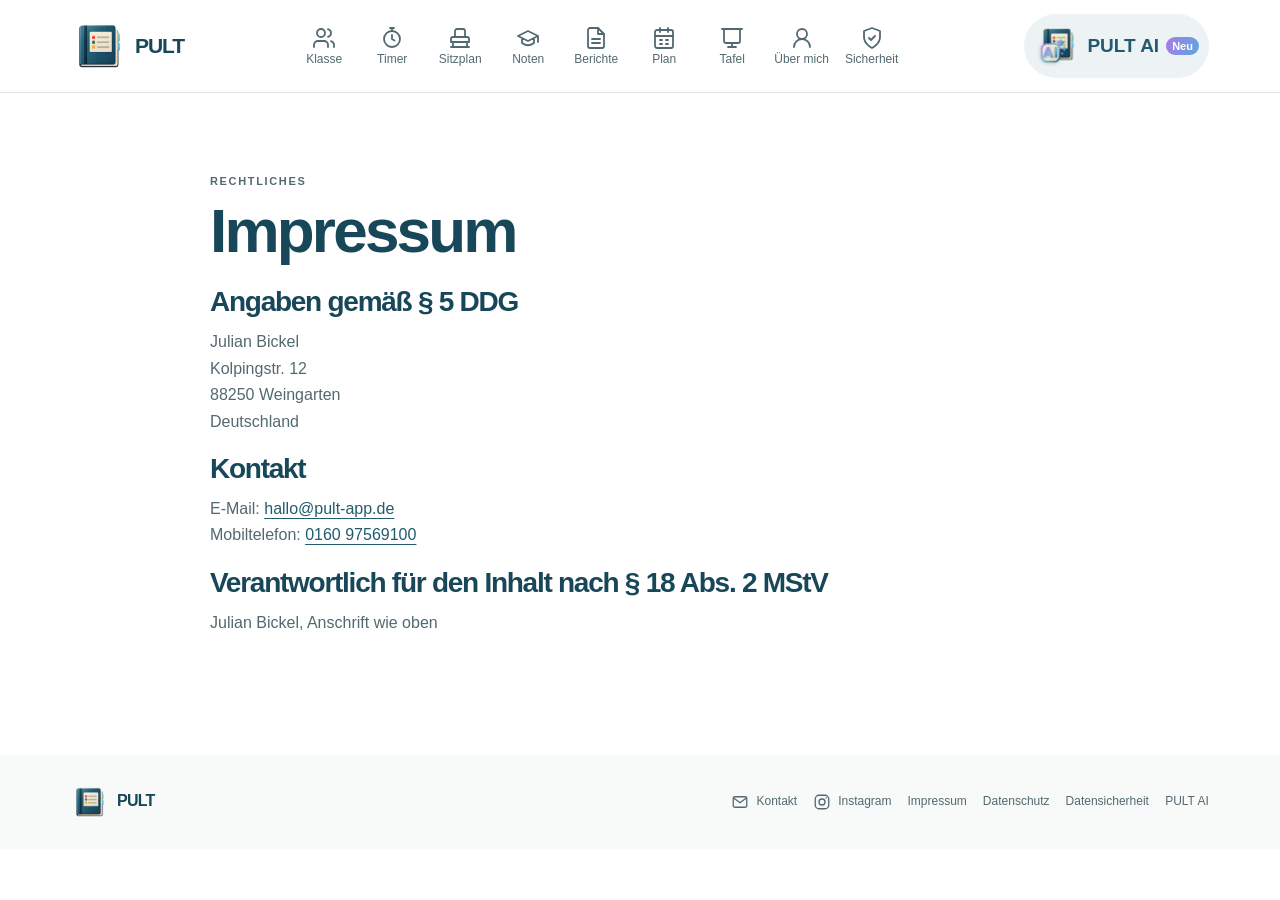
<file: impressum.html>
<!doctype html>
<html lang="de">
  <head>
    <meta charset="utf-8">
    <meta name="viewport" content="width=device-width, initial-scale=1">
    <meta name="theme-color" content="#ffffff">
    <meta name="description" content="Impressum der PULT-Website.">
    <title>Impressum – PULT</title>
    <link rel="icon" href="./assets/pult-logo.png" type="image/png">
    <link rel="apple-touch-icon" href="./assets/pult-logo.png">
    <link rel="stylesheet" href="./styles.css?v=mac-20261111">
    <script type="module" src="./script.js?v=mac-20261111"></script>
  </head>
  <body>
    <a class="skip-link" href="#inhalt">Zum Inhalt springen</a>
    <header class="site-header">
      <div class="container header-inner">
        <a class="brand" href="./index.html" aria-label="PULT – zur Startseite">
          <img src="./assets/pult-logo.png" width="54" height="54" alt="">
          <span>PULT</span>
        </a>
        <button class="menu-toggle" type="button" aria-expanded="false" aria-controls="hauptnavigation">
          <span class="menu-icon" aria-hidden="true"></span>
          <span class="visually-hidden">Menü öffnen</span>
        </button>
        <nav class="navigation" id="hauptnavigation" aria-label="Hauptnavigation">
          <a class="navigation-link" href="./index.html#klasse" aria-label="Für die Klasse" title="Für die Klasse"><svg aria-hidden="true" viewBox="0 0 24 24"><path d="M16 21v-2a4 4 0 0 0-4-4H6a4 4 0 0 0-4 4v2"/><circle cx="9" cy="7" r="4"/><path d="M22 21v-2a4 4 0 0 0-3-3.87M16 3.13a4 4 0 0 1 0 7.75"/></svg><span class="nav-label-short">Klasse</span><span class="nav-label-full">Für die Klasse</span></a>
          <a class="navigation-link" href="./index.html#timer" aria-label="Timer" title="Timer"><svg aria-hidden="true" viewBox="0 0 24 24"><circle cx="12" cy="13" r="8"/><path d="M12 9v4l2.5 1.5M10 2h4M12 2v3"/></svg><span class="nav-label-short">Timer</span><span class="nav-label-full">Timer</span></a>
          <a class="navigation-link" href="./index.html#sitzplan" aria-label="Sitzplan" title="Sitzplan"><svg aria-hidden="true" viewBox="0 0 24 24"><path d="M7 11V5a2 2 0 0 1 2-2h6a2 2 0 0 1 2 2v6"/><path d="M5 11h14a2 2 0 0 1 2 2v3H3v-3a2 2 0 0 1 2-2ZM5 16v5m14-5v5M3 21h18"/></svg><span class="nav-label-short">Sitzplan</span><span class="nav-label-full">Sitzplan</span></a>
          <a class="navigation-link" href="./index.html#noten" aria-label="Noten" title="Noten"><svg aria-hidden="true" viewBox="0 0 24 24"><path d="m22 10-10-5L2 10l10 5 10-5ZM6 12v5c3.5 3 8.5 3 12 0v-5m4-2v6"/></svg><span class="nav-label-short">Noten</span><span class="nav-label-full">Noten</span></a>
          <a class="navigation-link" href="./index.html#berichte" aria-label="Berichte" title="Berichte"><svg aria-hidden="true" viewBox="0 0 24 24"><path d="M14 2H6a2 2 0 0 0-2 2v16a2 2 0 0 0 2 2h12a2 2 0 0 0 2-2V8z"/><path d="M14 2v6h6M8 13h8m-8 4h8"/></svg><span class="nav-label-short">Berichte</span><span class="nav-label-full">Berichte</span></a>
          <a class="navigation-link" href="./index.html#stundenplan" aria-label="Stundenplan" title="Stundenplan"><svg aria-hidden="true" viewBox="0 0 24 24"><rect x="3" y="4" width="18" height="18" rx="2"/><path d="M16 2v4M8 2v4M3 10h18M8 14h2m4 0h2m-8 4h2m4 0h2"/></svg><span class="nav-label-short">Plan</span><span class="nav-label-full">Stundenplan</span></a>
          <a class="navigation-link" href="./index.html#whiteboard" aria-label="Whiteboard" title="Whiteboard"><svg aria-hidden="true" viewBox="0 0 24 24"><path d="M2 3h20M20 3v12a2 2 0 0 1-2 2H6a2 2 0 0 1-2-2V3M12 17v4M8 21h8"/></svg><span class="nav-label-short">Tafel</span><span class="nav-label-full">Whiteboard</span></a>
          <a class="navigation-link" href="./index.html#hinter-pult" aria-label="Das Gesicht hinter PULT" title="Das Gesicht hinter PULT"><svg aria-hidden="true" viewBox="0 0 24 24"><circle cx="12" cy="8" r="5"/><path d="M20 21a8 8 0 0 0-16 0"/></svg><span class="nav-label-short">Über mich</span><span class="nav-label-full">Das Gesicht hinter PULT</span></a>
          <a class="navigation-link" href="./datensicherheit.html" aria-label="Datensicherheit" title="Datensicherheit"><svg aria-hidden="true" viewBox="0 0 24 24"><path d="M12 22s8-4 8-11V5l-8-3-8 3v6c0 7 8 11 8 11Z"/><path d="m9 12 2 2 4-4"/></svg><span class="nav-label-short">Sicherheit</span><span class="nav-label-full">Datensicherheit</span></a>
          <a class="navigation-pult-ai" href="/pult-ai/" aria-label="PULT AI, neu" title="PULT AI">
            <img src="./assets/images/pult-ai-logo.png?v=20261025" width="46" height="46" alt="">
            <span>PULT AI</span>
            <span class="navigation-new" aria-hidden="true">Neu</span>
          </a>
        </nav>
        <a class="navigation-pult-ai header-pult-ai" href="/pult-ai/" aria-label="PULT AI, neu"><img src="./assets/images/pult-ai-logo.png?v=20261025" width="46" height="46" alt=""><span>PULT AI</span></a>
      </div>
    </header>

    <main id="inhalt" class="legal-page container">
      <p class="eyebrow">Rechtliches</p>
      <h1>Impressum</h1>
      <h2>Angaben gemäß § 5 DDG</h2>
      <p>Julian Bickel<br>
        Kolpingstr. 12<br>
        88250 Weingarten<br>
        Deutschland</p>

      <h2>Kontakt</h2>
      <p>E-Mail: <a href="mailto:hallo@pult-app.de">hallo@pult-app.de</a><br>
        Mobiltelefon: <a href="tel:+4916097569100">0160 97569100</a></p>

      <h2>Verantwortlich für den Inhalt nach § 18 Abs. 2 MStV</h2>
      <p>Julian Bickel, Anschrift wie oben</p>
    </main>

    <footer class="site-footer">
      <div class="container footer-main">
        <a class="brand footer-brand" href="./index.html" aria-label="PULT – zur Startseite">
          <img src="./assets/pult-logo.png" width="42" height="42" alt=""><span>PULT</span>
        </a>
        <div class="footer-links" aria-label="Weitere Informationen">
          <a href="mailto:hallo@pult-app.de?subject=PULT" aria-label="Kontakt per E-Mail"><svg viewBox="0 0 24 24" aria-hidden="true"><rect x="3" y="5" width="18" height="14" rx="2"></rect><path d="m4 7 8 6 8-6"></path></svg><span>Kontakt</span></a>
          <a href="https://www.instagram.com/pult.app/" target="_blank" rel="noopener" aria-label="PULT auf Instagram"><svg viewBox="0 0 24 24" aria-hidden="true"><rect x="3" y="3" width="18" height="18" rx="5"></rect><circle cx="12" cy="12" r="4"></circle><circle class="icon-fill" cx="17.5" cy="6.5" r="1"></circle></svg><span>Instagram</span></a>
          <a href="./impressum.html" aria-current="page">Impressum</a>
          <a href="./datenschutz.html">Datenschutz</a>
          <a href="./datensicherheit.html">Datensicherheit</a>
          <a href="/pult-ai/">PULT AI</a>
        </div>
      </div>
    </footer>
    <a class="to-top" href="#inhalt" aria-label="Nach oben" hidden><img src="./assets/hamsters/hamster-navigation.png" width="294" height="294" alt="" aria-hidden="true" decoding="async"></a>
  </body>
</html>
</file>
<file: styles.css>
:root {
  color-scheme: light;
  --ink: #173c48;
  --muted: #536970;
  --line: #dce6e7;
  --surface: #ffffff;
  --surface-warm: #ffffff;
  --brand: #205b6e;
  --brand-dark: #174758;
  --brand-soft: #ffffff;
  --white: #ffffff;
  --content-width: 1160px;
  --page-gutter: clamp(22px, 6vw, 88px);
  --section-space: clamp(68px, 8vw, 108px);
  --section-gap: clamp(60px, 8vw, 104px);
  --heading-size: clamp(40px, 5vw, 62px);
  --font-sans: -apple-system, BlinkMacSystemFont, "Segoe UI", sans-serif;
}

* { box-sizing: border-box; }
html { scroll-behavior: smooth; scroll-padding-top: 94px; }
body {
  margin: 0;
  color: var(--ink);
  background: var(--white);
  font: 16px/1.65 var(--font-sans);
  -webkit-font-smoothing: antialiased;
}
a { color: inherit; text-underline-offset: 4px; }
button, a { -webkit-tap-highlight-color: transparent; }
a:focus-visible, button:focus-visible, summary:focus-visible {
  outline: 3px solid var(--brand);
  outline-offset: 5px;
}
img { max-width: 100%; }
h1, h2, h3, p { margin-top: 0; }
h1, h2, h3 { letter-spacing: -.045em; }
.container { width: min(var(--content-width), calc(100% - var(--page-gutter) * 2)); margin-inline: auto; }
.section-space { padding-block: var(--section-space); }
.visually-hidden {
  position: absolute;
  width: 1px;
  height: 1px;
  padding: 0;
  margin: -1px;
  overflow: hidden;
  clip: rect(0, 0, 0, 0);
  white-space: nowrap;
  border: 0;
}
.skip-link {
  position: absolute;
  z-index: 20;
  top: 10px;
  left: 10px;
  padding: 10px 14px;
  color: var(--white);
  background: var(--brand-dark);
  transform: translateY(-150%);
}
.skip-link:focus { transform: translateY(0); }

.mac-banner {
  display: flex;
  min-height: 36px;
  align-items: center;
  justify-content: center;
  gap: 10px;
  padding: 8px 16px;
  color: #fff;
  background: var(--brand-dark);
  font-size: 14px;
  text-align: center;
}
.mac-banner-badge {
  flex: 0 0 auto;
  padding: 2px 8px;
  border-radius: 999px;
  color: var(--brand-dark);
  background: #fff;
  font-size: 12px;
  font-weight: 750;
}
.mac-banner > span:last-child { min-width: 0; }
@media (max-width: 479px) {
  .mac-banner { flex-wrap: wrap; font-size: 13px; }
}

.site-header { position: sticky; z-index: 10; top: 0; background: #fffffff0; border-bottom: 1px solid var(--line); backdrop-filter: blur(14px); }
.header-inner { min-height: 92px; display: flex; align-items: center; justify-content: space-between; gap: 16px; }
.brand { display: inline-flex; flex: 0 0 auto; align-items: center; gap: 10px; color: var(--brand-dark); font-size: 21px; font-weight: 750; letter-spacing: -.05em; text-decoration: none; }
.brand img { width: 54px; height: 54px; object-fit: contain; }
.navigation { display: flex; flex: 1 1 auto; align-items: center; justify-content: flex-end; gap: clamp(3px, .55vw, 8px); }
.navigation > a { color: var(--muted); font-size: 13px; text-decoration: none; white-space: nowrap; transition: color .18s ease, background-color .18s ease; }
.navigation > a:hover { color: var(--brand); }
.navigation > .navigation-link { display: flex; min-width: 48px; min-height: 58px; flex: 0 1 68px; flex-direction: column; align-items: center; justify-content: center; gap: 2px; border-radius: 12px; color: var(--muted); font-size: 12px; line-height: 1.2; text-align: center; text-decoration: none; }
.navigation-link:hover,
.navigation-link[aria-current="page"] { color: var(--brand); background: rgb(32 91 110 / .08); }
.navigation-link svg { width: 24px; height: 24px; flex: 0 0 24px; fill: none; stroke: currentColor; stroke-width: 1.8; stroke-linecap: round; stroke-linejoin: round; }
.navigation-link .nav-label-full { display: none; }
.navigation > .navigation-pult-ai,
.header-inner > .navigation-pult-ai { display: inline-flex; min-height: 64px; flex: 0 0 auto; align-items: center; gap: 7px; padding: 6px 10px; border-radius: 999px; color: var(--brand); background: rgb(32 91 110 / .08); font-size: 19px; font-weight: 700; text-decoration: none; }
.navigation-pult-ai img { display: block; width: 46px; height: 46px; flex: 0 0 46px; object-fit: contain; }
.navigation-new { padding: 1px 6px; border-radius: 999px; color: #fff; background: linear-gradient(110deg, #a77be6, #5aa8e0); font-size: 11px; font-weight: 700; line-height: 1.5; }
.navigation > .navigation-pult-ai[aria-current="page"],
.navigation > .navigation-pult-ai:hover,
.header-inner > .navigation-pult-ai[aria-current="page"],
.header-inner > .navigation-pult-ai:hover { background: rgb(32 91 110 / .14); }
.menu-toggle { display: none; }
.app-store-link { display: inline-flex; flex: 0 0 auto; align-items: center; border-radius: 5px; }
.app-store-badge { display: block; width: 190px; height: auto; }
.header-inner > .header-pult-ai { display: none; }
.pult-ai-page .header-inner > .navigation-pult-ai { margin-left: auto; }
@media (min-width: 1200px) {
  .navigation { justify-content: flex-start; gap: clamp(6px, 1.2vw, 20px); }
  .navigation > .navigation-link { flex: 0 0 auto; min-width: 64px; padding-inline: 6px; }
  .navigation > .navigation-link:first-child { margin-left: auto; }
  .navigation > .navigation-pult-ai { margin-left: auto; }
  .navigation > .navigation-link:nth-last-child(2) { margin-right: 24px; }
}
@media (min-width: 1200px) and (max-width: 1350px) {
  .navigation { gap: 4px; }
}

.button {
  display: inline-flex;
  min-height: 52px;
  align-items: center;
  justify-content: center;
  gap: 10px;
  padding: 12px 20px;
  border: 1px solid transparent;
  border-radius: 5px;
  font: inherit;
  font-size: 14px;
  font-weight: 650;
  line-height: 1.3;
  text-align: center;
  text-decoration: none;
  transition: background-color .18s ease, color .18s ease, border-color .18s ease;
}
.button-dark { color: var(--white); background: var(--brand); }
.button-dark:hover { background: var(--brand-dark); }
.button-light { color: var(--brand-dark); background: var(--white); border-color: #b9cdd0; }
.button-light:hover { border-color: var(--brand); background: var(--brand-soft); }
.button-disabled { cursor: not-allowed; opacity: .72; }

.hero { display: grid; min-height: auto; align-items: center; overflow: hidden; padding-block: clamp(40px, 4vw, 56px); background: var(--white); }
.hero-grid { display: grid; grid-template-columns: minmax(0, .7fr) minmax(0, 1.3fr); align-items: stretch; gap: clamp(28px, 4vw, 56px); }
.hero-copy { display: flex; min-width: 0; flex-direction: column; justify-content: center; }
.hero-brand { display: flex; align-items: center; gap: 16px; margin-bottom: 14px; }
.hero-brand-icon { display: block; width: 68px; height: 68px; flex: 0 0 auto; object-fit: contain; }
.hero-brand-copy { display: flex; align-items: center; }
.hero-brand-name { color: var(--brand-dark); font-size: clamp(58px, 5.5vw, 68px); font-weight: 800; letter-spacing: -.07em; line-height: .95; }
.hero-brand h1.hero-brand-name { margin: 0; color: var(--brand-dark); font-size: clamp(38px, 5.5vw, 68px); font-weight: 800; letter-spacing: -.07em; line-height: .95; }
.hero-copy h1 { margin-bottom: 9px; color: var(--brand-dark); font-size: clamp(27px, 2.4vw, 31px); font-weight: 650; line-height: 1.15; }
.hero-visual, .feature-visual { min-width: 0; margin: 0; background: transparent; }
.hero-visual { position: relative; width: 760px; max-width: none; align-self: center; overflow: visible; border-radius: 12px; }
.hero-visual .screenshot-trigger { width: 100%; }
.hero-visual .screenshot-trigger img { position: static; display: block; width: 100%; max-width: none; height: auto; object-fit: contain; }
.hero-description { max-width: 490px; margin-bottom: 12px; color: var(--muted); font-size: 15.5px; line-height: 1.45; }
.hero-actions { display: flex; flex-wrap: wrap; align-items: center; gap: 12px; }
.hero-actions .app-store-badge { width: clamp(194px, 19vw, 230px); }
.hero-secondary-link { color: var(--brand-dark); font-size: 14px; font-weight: 650; text-decoration: none; }
.hero-secondary-link:hover { text-decoration: underline; }
.hero-note-row { display: flex; align-items: center; gap: 10px; margin-top: 6px; }
.availability-note { display: inline-flex; align-items: center; gap: 8px; margin: 0; padding: 9px 12px; border-radius: 5px; color: var(--brand-dark); background: var(--brand-soft); font-size: 13px; font-weight: 600; }
.availability-note span { display: grid; width: 19px; height: 19px; place-items: center; border-radius: 50%; color: var(--white); background: var(--brand); }
.hero-mascot { display: block; width: 34px; height: 34px; object-fit: contain; }

.advantages { padding-block: clamp(34px, 5vw, 56px); background: var(--white); }
.advantages-grid { display: grid; grid-template-columns: repeat(3, minmax(0, 1fr)); gap: clamp(22px, 4vw, 48px); }
.advantages-grid article { min-width: 0; }
.advantages-grid h2 { margin-bottom: 8px; color: var(--brand-dark); font-size: clamp(18px, 1.8vw, 22px); font-weight: 650; letter-spacing: -.025em; line-height: 1.25; }
.advantages-grid p { margin: 0; color: var(--muted); font-size: 14px; }
.section-intro { max-width: 720px; margin: 0 auto var(--section-gap); text-align: center; }
.eyebrow { margin-bottom: 14px; color: var(--brand); font-size: 11px; font-weight: 750; letter-spacing: .15em; line-height: 1.5; text-transform: uppercase; }
.section-intro h2, .group-intro h2, .closing-inner h2 { margin-bottom: 16px; color: var(--brand-dark); font-size: var(--heading-size); font-weight: 650; line-height: 1.04; }
.section-intro > p:last-child, .group-intro > p:last-child { max-width: 650px; margin: 0 auto; color: var(--muted); }
.feature-list { display: grid; gap: var(--section-gap); padding-block: var(--section-space); }
.feature-row { display: grid; grid-template-columns: repeat(2, minmax(0, 1fr)); align-items: center; gap: clamp(32px, 5vw, 72px); scroll-margin-top: 100px; }
.feature-row-reverse .feature-visual, .feature-row-reverse .feature-visual-stack { order: 2; }
.feature-row-reverse .feature-copy { order: 1; }
.feature-visual { aspect-ratio: 16 / 10; }
.feature-visual img { display: block; width: 100%; height: 100%; object-fit: contain; }
.feature-copy { max-width: 500px; }
.feature-copy h2, .feature-copy h3 { margin-bottom: 12px; color: var(--brand-dark); font-size: clamp(30px, 3.1vw, 40px); font-weight: 650; line-height: 1.1; }
.feature-copy .feature-lead { margin-bottom: 13px; color: var(--brand); font-size: clamp(17px, 1.7vw, 21px); font-weight: 600; line-height: 1.4; }
.feature-copy > p:not(.feature-lead, .eyebrow) { margin-bottom: 18px; color: var(--muted); font-size: 15px; }
.feature-copy > .eyebrow { margin-bottom: 13px; }
.feature-copy ul { gap: 6px; margin-top: 17px; padding-left: 0; font-size: 14px; list-style: none; }
.feature-copy li { position: relative; padding-left: 26px; color: var(--muted); }
.feature-copy li::before { position: absolute; top: .16em; left: 0; color: var(--brand); content: "✓"; font-weight: 800; }

.tip-box { display: flex; align-items: center; gap: 12px; margin-top: 22px; padding: 12px 15px; border-left: 3px solid var(--brand); border-radius: 0 6px 6px 0; background: var(--surface-warm); }
.tip-box .mascot { flex: 0 0 32px; }
.tip-box p { margin: 0; color: var(--brand-dark); font-size: 16px; line-height: 1.65; }

.timer-size-section { display: grid; gap: 26px; }
.timer-size-section .section-intro { margin-bottom: 0; }
.timer-size-section .section-intro h3 { margin-bottom: 0; color: var(--brand-dark); font-size: clamp(30px, 3.6vw, 42px); font-weight: 650; line-height: 1.1; }
.timer-cards { display: grid; grid-template-columns: repeat(3, minmax(0, 1fr)); gap: 24px; }
.timer-card { min-width: 0; padding: clamp(20px, 3vw, 30px); border: 1px solid var(--line); border-radius: 8px; background: var(--surface); }
.timer-card-visual { margin-bottom: 16px; aspect-ratio: 16 / 10; }
.timer-card h3 { margin-bottom: 8px; color: var(--brand-dark); font-size: 24px; }
.timer-card > p { margin: 0; color: var(--muted); font-size: 14px; }
.data-section, .getting-started { padding: clamp(28px, 5vw, 52px); border-radius: 10px; background: var(--surface-warm); scroll-margin-top: 100px; }
.data-copy { max-width: 760px; }
.data-copy h2, .getting-started h2 { margin-bottom: 12px; color: var(--brand-dark); font-size: clamp(30px, 3.7vw, 44px); font-weight: 650; line-height: 1.1; }
.data-copy > h3 { margin-bottom: 12px; color: var(--brand-dark); font-size: clamp(30px, 3.1vw, 40px); font-weight: 650; line-height: 1.1; }
.data-copy p, .getting-started p { margin: 0; color: var(--muted); }
.getting-started { display: flex; align-items: center; justify-content: space-between; gap: 28px; background: var(--brand-soft); }
.getting-started > div { max-width: 720px; }
.getting-started .button { flex: 0 0 auto; }

.closing-cta { background: var(--white); color: var(--ink); }
.closing-inner { display: grid; grid-template-columns: minmax(0, 1fr); align-items: center; gap: 0; }
.closing-inner .eyebrow { color: #c0dfe2; }
.closing-inner h2 { color: var(--brand-dark); }
.closing-inner p:last-child { max-width: 650px; margin: 0; color: var(--muted); }
.closing-inner a { color: var(--brand); font-weight: 700; }
.closing-inner .contact-mascot { display: block; width: 120px; height: auto; margin-top: 20px; }
.site-footer { padding-block: 25px; background: var(--surface-warm); }
.footer-main { display: flex; align-items: center; justify-content: space-between; gap: 24px; }
.footer-brand { font-size: 16px; }
.footer-brand img { width: 36px; height: 36px; }
.footer-links { display: flex; flex-wrap: wrap; gap: 18px; color: var(--muted); font-size: 12px; }
.footer-links a { text-decoration: none; }
.footer-links a:hover { text-decoration: underline; }
.footer-link-pending { color: var(--muted); }
.to-top { position: fixed; z-index: 9; right: 22px; bottom: 22px; display: grid; width: 44px; height: 44px; place-items: center; overflow: visible; border: 1px solid #c5d8dc; border-radius: 50%; background: var(--white); box-shadow: 0 4px 18px #173c4826; }
.to-top[hidden] { display: none; }
.to-top img { display: block; width: 70%; height: 70%; object-fit: contain; }

@media (max-width: 767px) {
  html { scroll-padding-top: 76px; }
  .header-inner { min-height: 68px; }
  .brand img { width: 38px; height: 38px; }
  .menu-toggle { display: grid; width: 44px; height: 44px; place-items: center; border: 1px solid var(--line); border-radius: 5px; background: var(--white); }
  .menu-icon, .menu-icon::before, .menu-icon::after { display: block; width: 18px; height: 1px; background: var(--brand-dark); }
  .menu-icon { position: relative; }
  .menu-icon::before, .menu-icon::after { position: absolute; left: 0; content: ""; }
  .menu-icon::before { top: -6px; }
  .menu-icon::after { top: 6px; }
  .header-inner { flex-wrap: wrap; gap: 10px; padding-block: 8px; }
  .navigation { display: none; position: absolute; top: 100%; right: 0; left: 0; width: auto; align-items: stretch; flex-wrap: nowrap; gap: 0; padding: 8px var(--page-gutter) 16px; border-bottom: 1px solid var(--line); background: var(--white); }
  .navigation.is-open { display: flex; flex-direction: column; }
  .navigation > a { padding: 11px 0; border-bottom: 1px solid var(--line); }
  .hero { min-height: auto; padding-block: 28px; }
  .hero-grid, .feature-row { grid-template-columns: 1fr; }
  .hero-grid { gap: 18px; }
  .hero-copy { max-width: 650px; }
  .hero-brand { gap: 14px; margin-bottom: 14px; }
  .hero-brand-icon { width: 66px; height: 66px; }
  .hero-brand-name { font-size: 58px; }
  .hero-copy h1 { margin-bottom: 10px; font-size: 30px; }
  .hero-description { margin-bottom: 14px; font-size: 15px; line-height: 1.5; }
  .hero-actions { gap: 10px; }
  .hero-actions .app-store-badge { width: 210px; }
  .hero-secondary-link { font-size: 13px; }
  .hero-note-row { margin-top: 4px; }
  .hero-mascot { width: 52px; height: 52px; }
  .advantages-grid { grid-template-columns: 1fr; gap: 22px; }
  .feature-list { gap: clamp(54px, 9vw, 76px); padding-block: 58px; }
  .feature-row { gap: 24px; }
  .feature-row-reverse .feature-visual, .feature-row-reverse .feature-copy { order: initial; }
  .feature-copy { max-width: 650px; }
  .timer-cards { grid-template-columns: 1fr; gap: 38px; }
  .getting-started { align-items: flex-start; flex-direction: column; }
  .closing-inner { grid-template-columns: minmax(0, 1fr); gap: 0; }
  .closing-inner .contact-mascot { width: 96px; }
  .footer-main { align-items: flex-start; flex-direction: column; }
}

@media (min-width: 1001px) and (max-width: 1200px) {
  .hero-grid { grid-template-columns: minmax(0, .76fr) minmax(0, 1.24fr); }
  .hero-actions { gap: 8px; }
  .hero-actions .app-store-badge { width: 190px; }
  .hero-secondary-link { font-size: 13px; }
}

@media (min-width: 761px) and (max-width: 1000px) {
  .hero-grid { grid-template-columns: 1fr; gap: 24px; }
  .hero-copy { max-width: 650px; }
}

@media (max-width: 440px) {
  .hero { padding-block: 20px; }
  .hero-grid { gap: 14px; }
  .hero-actions { gap: 7px; }
  .button { width: 100%; }
  .hero-actions { align-items: flex-start; flex-direction: column; }
  .hero-secondary-link { padding-block: 4px; }
  .hero-actions .app-store-link { align-self: flex-start; }
  .hero-note-row { flex-wrap: wrap; }
  .feature-copy h2, .feature-copy h3 { font-size: 33px; }
  .tip-box { align-items: flex-start; }
  .timer-card { padding: 20px; }
  .data-section, .getting-started { padding: 24px 20px; }
  .closing-inner { grid-template-columns: minmax(0, 1fr); gap: 0; }
  .footer-links { gap: 12px 16px; }
  .to-top { right: 14px; bottom: 14px; }
}

@media (prefers-reduced-motion: reduce) {
  *, *::before, *::after { scroll-behavior: auto !important; transition-duration: .01ms !important; animation-duration: .01ms !important; animation-iteration-count: 1 !important; }
}

:root {
  --content-width: 1280px;
  --page-gutter: clamp(20px, 5.55vw, 80px);
  --surface-warm: #f7faf9;
  --brand-soft: #eef4f4;
}

.hero { overflow: visible; }
.hero-grid { grid-template-columns: minmax(0, 5fr) minmax(0, 7fr); gap: 32px; }
.pult-ai-page .hero-copy h1 { font-size: clamp(56px, 6vw, 76px); line-height: 1.02; }
.hero-heading { margin-bottom: 9px; }
.hero-heading h1 { min-width: 0; margin-bottom: 0; }
.hero-logo { display: none; }
.hero-actions .app-store-badge { width: min(180px, 100%); }

.screenshot-trigger {
  display: block;
  width: 100%;
  padding: 0;
  overflow: visible;
  border: 0;
  border-radius: 0;
  background: transparent;
  line-height: 0;
  cursor: zoom-in;
}
.screenshot-trigger img { display: block; width: 100%; height: auto; }
.screenshot-trigger picture { display: block; }
.feature-visual { height: auto; aspect-ratio: auto; overflow: visible; border-radius: 0; }
.feature-visual .screenshot-trigger { width: 100%; }
.feature-visual img { width: 100%; height: auto; object-fit: initial; }
.feature-row { grid-template-columns: minmax(0, 7fr) minmax(0, 5fr); gap: clamp(32px, 5vw, 64px); }
.feature-row-reverse { grid-template-columns: minmax(0, 5fr) minmax(0, 7fr); }
.pult-ai-page .hero-brand { gap: 20px; margin-bottom: 20px; }
.pult-ai-page .hero-brand-icon { width: calc(68px * 1.3); height: calc(68px * 1.3); }
.pult-ai-page .hero-brand h1.hero-brand-name { font-size: calc(clamp(38px, 5.5vw, 68px) * 1.1); }
.pult-ai-page .hero-note-row { flex-wrap: wrap; }
.pult-ai-page .pult-ai-compat-note { font-weight: 500; }
.pult-ai-page .advantages > .section-intro { display: grid; justify-items: center; gap: 14px; max-width: 900px; }
.pult-ai-page .advantages > .section-intro > h2,
.pult-ai-page .advantages > .section-intro > p { margin: 0; }
.pult-ai-page .advantages > .section-intro > p:not(.pult-ai-important) { max-width: 790px; color: var(--muted); }
.pult-ai-page .advantages > .section-intro > .pult-ai-important {
  display: flex;
  max-width: 790px;
  align-items: flex-start;
  gap: 12px;
  padding: 14px 18px;
  border: 1px solid var(--line);
  border-radius: 9px;
  color: var(--brand-dark);
  background: var(--surface-warm);
  text-align: left;
}
.pult-ai-page .pult-ai-important svg { width: 22px; height: 22px; flex: 0 0 22px; fill: none; stroke: currentColor; stroke-linecap: round; stroke-linejoin: round; stroke-width: 1.8; }
.pult-ai-page .feature-row,
.pult-ai-page .feature-row-reverse { grid-template-columns: repeat(2, minmax(0, 1fr)); }
.pult-ai-page .hero-visual .screenshot-trigger,
.pult-ai-page .feature-visual .screenshot-trigger { width: 70%; margin-inline: auto; }
.pult-ai-page .hero-visual,
.pult-ai-page .feature-visual { height: auto; padding: 24px; overflow: visible; border: 0; border-radius: 0; background: transparent; }
.pult-ai-page .hero-visual { aspect-ratio: auto; }
.pult-ai-page .hero-visual .screenshot-trigger { width: min(100%, 380px); }
.pult-ai-page .feature-visual .screenshot-trigger { width: min(100%, 340px); }
.pult-ai-page .hero-visual img[src*="web-pultai-"],
.pult-ai-page .feature-visual img[src*="web-pultai-"] { display: block; width: 100%; max-width: 100%; height: auto; }
img[src*="/assets/images/web/web-pult-"] { filter: drop-shadow(0 16px 28px rgba(24,48,59,.14)); }
.hero-visual:has(> .screenshot-trigger > picture > img[src*="web-pult-"]),
.feature-visual:has(> .screenshot-trigger > picture > img[src*="web-pult-"]) { padding: 24px; }
.hero-visual img[src*="web-pult-geraete"] { max-width: 820px; margin-inline: auto; }
.feature-visual img[src*="web-pult-timer"],
.feature-visual img[src*="web-pult-sitzplan."],
.feature-visual img[src*="web-pult-anwesenheit"],
.feature-visual img[src*="web-pult-noten"],
.feature-visual img[src*="web-pult-mac-stundenplan"],
.feature-visual img[src*="web-pult-whiteboard"],
.feature-visual img[src*="web-pult-hell-dunkel"] { max-width: 760px; margin-inline: auto; }
.feature-row#berichte { grid-template-columns: minmax(0, 1fr); padding: clamp(24px, 4vw, 44px); border-block: 1px solid var(--line); background: var(--surface-warm); }
.feature-row#berichte .feature-copy { max-width: 850px; }
.feature-copy h2, .feature-copy h3 { font-size: clamp(30px, 3.1vw, 40px); }
.feature-stage { display: grid; gap: 24px; scroll-margin-top: 100px; }
.stage-copy { display: flex; justify-content: center; text-align: center; }
.stage-copy .feature-copy { max-width: 640px; }
.stage-copy .feature-copy h3 { font-size: clamp(32px, 3.2vw, 40px); }
.feature-stage .feature-visual .screenshot-trigger { width: min(100%, 1025px); margin-inline: auto; }
.feature-stage .feature-visual img[width="782"] { max-width: 782px; margin-inline: auto; }

.advantages-grid { grid-template-columns: repeat(4, minmax(0, 1fr)); gap: 18px; }
.advantage-card { display: grid; grid-template-rows: 36px auto 1fr; align-content: start; gap: 10px; padding: 22px 18px; border: 1px solid var(--line); border-radius: 9px; background: #fff; }
.advantages-grid h3 { margin: 0; color: var(--brand-dark); font-size: 18px; font-weight: 650; line-height: 1.25; }
.advantages-grid p { font-size: 13px; line-height: 1.55; }
.line-icon-circle { display: grid; width: 32px; height: 32px; place-items: center; border: 1px solid #d2e0e2; border-radius: 50%; color: var(--brand); background: #f5f9f9; }
.line-icon-circle svg { width: 19px; height: 19px; fill: none; stroke: currentColor; stroke-width: 1.75; stroke-linecap: round; stroke-linejoin: round; }

.feature-chapter { display: flex; align-items: center; gap: 20px; padding-top: 28px; }
.feature-chapter .eyebrow { margin-bottom: 4px; }
.feature-chapter h2 { margin: 0; color: var(--brand-dark); font-size: clamp(36px, 4vw, 52px); line-height: 1.08; }
.mascot { display: block; max-width: none; height: auto; object-fit: contain; filter: drop-shadow(0 2px 3px rgb(0 0 0 / 0.12)); }
.mascot-32 { width: 32px; }
.mascot-64 { width: 64px; }
.mascot-120 { width: 120px; }
.feature-chapter > .mascot { flex: 0 0 64px; }
.feature-chapter.has-video { justify-content: space-between; }
.feature-chapter.has-video > div { min-width: 0; }
.video-hint {
  display: flex;
  flex: 0 0 auto;
  order: 1;
  align-items: center;
  gap: 8px;
  max-width: 100%;
  padding: 8px;
  border: 0;
  border-radius: 10px;
  color: var(--brand-dark);
  background: transparent;
  font: inherit;
  cursor: pointer;
  transition: transform .2s ease;
}
.video-hint > img { display: block; width: 120px; height: auto; object-fit: contain; }
.video-hint-bubble {
  position: relative;
  padding: 10px 14px;
  border: 1px solid var(--line);
  border-radius: 8px;
  background: var(--surface-warm);
  box-shadow: 0 3px 12px rgb(23 60 72 / .1);
  font-size: 16px;
  line-height: 1.65;
  transition: box-shadow .2s ease;
}
.video-hint-bubble::before {
  position: absolute;
  top: calc(50% - 5px);
  left: -6px;
  width: 10px;
  height: 10px;
  border-left: 1px solid var(--line);
  border-bottom: 1px solid var(--line);
  background: inherit;
  content: "";
  transform: rotate(45deg);
}
.video-hint:hover, .video-hint:focus-visible { transform: translateY(-2px) scale(1.04); }
.video-hint:hover .video-hint-bubble,
.video-hint:focus-visible .video-hint-bubble { box-shadow: 0 5px 18px rgb(23 60 72 / .2); }
.video-invitation .video-hint-bubble { animation: video-invite 1.1s ease-in-out 1; }
@keyframes video-invite {
  0%, 100% { transform: scale(1); }
  50% { transform: scale(1.04); box-shadow: 0 5px 18px rgb(23 60 72 / .2); }
}
.video-open { overflow: hidden; scrollbar-gutter: stable; }
.video-open body { position: fixed; top: var(--video-scroll-top); width: 100%; }
.video-dialog {
  width: min(960px, calc(100% - 32px));
  max-width: none;
  max-height: calc(100dvh - 32px);
  padding: 16px;
  border: 1px solid var(--line);
  border-radius: 12px;
  color: var(--ink);
  background: var(--surface);
  box-shadow: 0 18px 60px rgb(0 0 0 / .3);
}
.video-dialog::backdrop {
  background: rgb(16 30 38 / .82);
  -webkit-backdrop-filter: blur(5px);
  backdrop-filter: blur(5px);
}
.video-dialog-header { display: flex; align-items: center; justify-content: space-between; gap: 16px; margin-bottom: 12px; }
.video-dialog-header h2 { margin: 0; font-size: clamp(18px, 2.5vw, 24px); line-height: 1.3; }
.video-dialog-close {
  flex: 0 0 44px;
  width: 44px;
  height: 44px;
  border: 1px solid var(--line);
  border-radius: 8px;
  color: var(--ink);
  background: var(--surface);
  font: inherit;
  cursor: pointer;
}
.video-dialog video { display: block; width: 100%; max-height: calc(100dvh - 160px); border-radius: 8px; background: #000; }
.video-dialog-status { margin: 12px 0 0; }
@media (max-width: 1099px) {
  .feature-chapter.has-video { flex-wrap: wrap; }
}
@media (max-width: 767px) {
  .feature-chapter.has-video { flex-direction: column; align-items: flex-start; }
  .video-hint > img { width: 96px; }
  .video-hint-bubble { padding: 8px 10px; }
}
/* Die übrige Website bleibt hell; Video-Bedienelemente folgen der Systemeinstellung. */
@media (prefers-color-scheme: dark) {
  .video-hint, .video-dialog {
    color-scheme: dark;
    --ink: #e6f0f2;
    --brand-dark: #d6edf3;
    --brand: #93d3e5;
    --surface: #17303a;
    --surface-warm: #17303a;
    --line: #49636c;
  }
}
@media (prefers-reduced-motion: reduce) {
  .video-hint, .video-hint-bubble,
  .video-invitation .video-hint-bubble { transition: none; animation: none; }
  .video-hint:hover, .video-hint:focus-visible { transform: none; }
}
.tip-box { align-items: center; }
.hero-note-row .mascot { flex: 0 0 64px; }
.feature-list > .feature-chapter + .feature-stage,
.feature-list > .feature-chapter + .feature-row { margin-top: calc(-1 * var(--section-gap) + 20px); }

.devices-section { padding-block: var(--section-space); }
.devices-visual { width: min(100%, 860px); max-width: 860px; aspect-ratio: auto; margin: 0 auto 32px; padding: 0; border-radius: 0; }
.devices-visual .screenshot-trigger { width: 100%; }
.devices-visual img { display: block; width: 100%; max-width: 100%; height: auto; filter: none; }
.devices-grid { display: grid; grid-template-columns: repeat(3, minmax(0, 1fr)); gap: 18px; }
.devices-grid h3 { margin: 0; color: var(--brand-dark); font-size: 18px; font-weight: 650; line-height: 1.25; }
.devices-grid p { margin: 0; color: var(--muted); font-size: 13px; line-height: 1.55; }
.devices-grid a { color: var(--brand); font-weight: 700; }
.devices-note { margin: 18px 0 0; color: var(--muted); font-size: 14px; text-align: center; }
.feature-list .feature-row#berichte { grid-template-columns: repeat(2, minmax(0, 1fr)); padding: 0; border: 0; background: transparent; }
.feature-row#berichte .feature-visual,
.mac-feature-visual { max-width: 760px; aspect-ratio: auto; padding: 0; border-radius: 0; }
.feature-row#berichte .feature-visual .screenshot-trigger,
.mac-feature-visual .screenshot-trigger { width: 100%; }
.feature-row#berichte img[src*="web-pult-mac-vermerke"],
.mac-feature-visual img[src*="web-pult-mac-"] { display: block; width: 100%; max-width: 100%; height: auto; filter: none; }
body:not(.pult-ai-page) .hero-visual:has(img[src*="web-pult-geraete"]) { width: min(100%, 820px); max-width: 820px; aspect-ratio: auto; padding: 0; border-radius: 0; }
.hero-visual img[src*="web-pult-geraete"] { max-width: 820px; margin-inline: auto; }
@media (max-width: 900px) {
  .devices-grid { grid-template-columns: 1fr; }
}
@media (max-width: 440px) {
  .feature-list .feature-row#berichte { padding: 0; }
}

.timer-card { display: grid; grid-template-rows: 64px auto 1fr; align-content: start; gap: 12px; }
.timer-size-icon { width: 120px; height: 64px; fill: #e5eff0; stroke: var(--brand); stroke-width: 1.75; }
.timer-card h3 { margin: 0; }
.timer-card > p { align-self: start; }

.about-section { display: grid; grid-template-columns: minmax(0, 1.1fr) minmax(0, .9fr); align-items: center; gap: clamp(24px, 4vw, 52px); padding: clamp(28px, 5vw, 52px); border-radius: 10px; background: var(--surface-warm); }
.about-illustration { min-width: 0; margin: 0; }
.about-illustration img { display: block; width: 100%; height: auto; object-fit: contain; }
.about-intro { max-width: 560px; }
.about-intro h2 { margin-bottom: 14px; color: var(--brand-dark); font-size: clamp(32px, 3.5vw, 44px); font-weight: 650; line-height: 1.1; }
.about-intro > p:last-child, .about-story p { margin: 0; color: var(--muted); }
.about-story { display: grid; grid-column: 1 / -1; gap: 14px; max-width: 900px; }
.about-story strong { color: var(--brand-dark); }
@media (max-width: 900px) {
  .about-section { grid-template-columns: 1fr; justify-items: stretch; gap: 24px; }
  .about-illustration { width: min(100%, 650px); }
  .about-intro { max-width: 650px; }
  .about-story { grid-column: auto; }
}
.about-section .eyebrow { margin-bottom: 8px; }
.data-section .data-copy { max-width: 920px; }
.data-section .data-options { display: grid; grid-template-columns: repeat(3, minmax(0, 1fr)); gap: 14px; margin-top: 24px; }
.data-options article { display: flex; align-items: center; gap: 14px; min-height: 72px; padding: 14px 16px; border: 1px solid var(--line); border-radius: 8px; background: #fff; }
.data-options svg { flex: 0 0 24px; width: 24px; height: 24px; fill: none; stroke: var(--brand); stroke-width: 1.75; stroke-linecap: round; stroke-linejoin: round; }
.data-options h3 { margin: 0; color: var(--brand-dark); font-size: 15px; font-weight: 650; letter-spacing: 0; }
.data-security-link { margin: 14px 0 0; }
.data-security-link a { color: var(--brand); font-weight: 700; }
.data-copy .update-note { margin-top: 16px; font-size: 13px; line-height: 1.55; }
.placeholder-copy { display: inline-block; margin: 0; padding: 10px 13px; border: 1px solid #e7c75b; border-radius: 4px; color: #40350f; background: #fff3b8; }

.closing-inner { grid-template-columns: minmax(0, 1fr); }
.contact-cards { display: grid; grid-template-columns: repeat(2, minmax(0, 1fr)); gap: 14px; max-width: 720px; margin-top: 24px; }
.contact-card { display: flex; min-height: 82px; align-items: center; gap: 14px; padding: 14px 16px; border: 1px solid var(--line); border-radius: 8px; color: var(--ink); background: var(--surface-warm); text-decoration: none; }
.contact-card:hover { color: var(--brand); }
.contact-icon { display: grid; flex: 0 0 40px; width: 40px; height: 40px; place-items: center; border: 1px solid #d2e0e2; border-radius: 50%; color: var(--brand); background: #fff; }
.contact-icon svg { width: 20px; height: 20px; fill: none; stroke: currentColor; stroke-width: 1.75; stroke-linecap: round; stroke-linejoin: round; }
.contact-icon .icon-fill { fill: currentColor; stroke: none; }
.contact-card > span:last-child { display: grid; gap: 2px; overflow-wrap: anywhere; font-size: 13px; }
.contact-card strong { font-size: 14px; }

.faq-section { display: grid; max-width: 1280px; grid-template-columns: minmax(0, .7fr) minmax(0, 1.3fr); gap: clamp(32px, 6vw, 80px); padding-block: 0 var(--section-space); }
.faq-section h2 { margin-bottom: 22px; color: var(--brand-dark); font-size: clamp(32px, 4vw, 44px); }
.faq-intro > p { max-width: 360px; margin: 0; color: var(--muted); }
.faq-section details { border-top: 1px solid var(--line); }
.faq-section details:last-of-type { border-bottom: 1px solid var(--line); }
.faq-section summary { display: flex; align-items: center; justify-content: space-between; gap: 16px; padding: 16px 4px; color: var(--brand-dark); font-weight: 650; cursor: pointer; list-style: none; }
.faq-section summary::-webkit-details-marker { display: none; }
.faq-section summary::after { flex: 0 0 auto; color: var(--brand); content: "+"; font-size: 22px; font-weight: 400; line-height: 1; }
.faq-section details[open] summary::after { content: "−"; }
.faq-section details p { margin: 0; padding: 0 4px 18px; color: var(--muted); }
.faq-section a { color: var(--brand); }

.footer-links { align-items: center; gap: 10px 16px; }
.footer-links a { display: inline-flex; min-width: 44px; min-height: 44px; align-items: center; justify-content: center; gap: 7px; border-radius: 4px; color: var(--muted); }
.footer-links a:hover { color: var(--brand); text-decoration: none; }
.footer-links svg { width: 18px; height: 18px; fill: none; stroke: currentColor; stroke-width: 1.75; stroke-linecap: round; stroke-linejoin: round; }
.footer-links .icon-fill { fill: currentColor; stroke: none; }
.to-top { width: 44px; height: 44px; }
.to-top img { width: 32px; height: 32px; min-width: 32px; min-height: 32px; max-width: none; }

.lightbox { width: min(96vw, 1500px); max-width: none; max-height: 96dvh; padding: 54px 20px 18px; border: 1px solid var(--line); border-radius: 10px; color: var(--ink); background: #fff; box-shadow: 0 18px 60px #173c4840; }
.lightbox::backdrop { background: #102e38d9; }
.lightbox-image { display: block; width: auto; max-width: 100%; max-height: calc(96dvh - 100px); margin: 0 auto; object-fit: contain; }
.lightbox-caption { margin: 12px 0 0; color: var(--muted); font-size: 14px; text-align: center; }
.lightbox-close { position: absolute; top: 10px; right: 10px; min-height: 40px; padding: 7px 12px; border: 1px solid var(--line); border-radius: 5px; color: var(--brand-dark); background: #fff; cursor: pointer; }

.legal-page { max-width: 860px; padding-block: clamp(42px, 7vw, 80px) var(--section-space); }
.legal-page > .eyebrow { margin-bottom: 8px; }
.legal-page > h1 { margin-bottom: 20px; color: var(--brand-dark); font-size: clamp(34px, 6vw, 62px); line-height: 1.08; overflow-wrap: anywhere; }
.legal-page section { margin-top: 34px; }
.legal-page h2 { margin-bottom: 10px; color: var(--brand-dark); font-size: clamp(21px, 3vw, 28px); line-height: 1.25; }
.legal-page p, .legal-page li { color: var(--muted); }
.legal-page a { color: var(--brand); }
.legal-page h3 { margin: 24px 0 8px; color: var(--brand-dark); font-size: 18px; letter-spacing: -.02em; line-height: 1.3; }
.privacy-date { margin-top: 36px; }
.about-section[hidden] { display: none; }
.feature-list > .feature-chapter { width: 100%; }
.tip-box { width: 100%; max-width: 640px; margin-inline: auto; }
.timer-size-icon { fill: none; }
.timer-size-icon rect { fill: var(--surface); }
.timer-card-small .timer-size-icon rect:first-child,
.timer-card-medium .timer-size-icon rect:nth-child(2),
.timer-card-large .timer-size-icon rect:nth-child(3) { fill: var(--brand); }
.mode-visual { background: transparent; }
.support-info { max-width: 720px; margin-top: 20px; }
.support-info h3 { margin-bottom: 8px; color: var(--brand-dark); font-size: 18px; }
.support-info p { margin: 0 0 8px; }

@media (max-width: 1000px) {
  .hero-grid { grid-template-columns: 1fr; gap: 24px; }
  .hero-copy { max-width: 650px; }
  .hero-visual { width: min(100%, 760px); max-width: 100%; aspect-ratio: 16 / 10; justify-self: center; }
  .advantages-grid { grid-template-columns: repeat(2, minmax(0, 1fr)); }
}

@media (min-width: 1001px) and (max-width: 1199px) {
  .hero-visual { width: 100%; max-width: 100%; }
}

@media (min-width: 1200px) and (max-width: 1354px) {
  .pult-ai-page .hero-visual { width: 100%; max-width: 100%; }
}

@media (min-width: 1200px) {
  body:not(.pult-ai-page) .hero { position: relative; overflow: hidden; padding-top: clamp(16px, 2vw, 32px); }
  body:not(.pult-ai-page) .hero::after {
    content: "";
    position: absolute;
    top: 0;
    right: 0;
    bottom: 0;
    width: clamp(160px, 16vw, 320px);
    background: linear-gradient(to right, rgb(255 255 255 / 0), #fff 85%);
    pointer-events: none;
    z-index: 1;
  }
  body:not(.pult-ai-page) .hero-grid { grid-template-columns: minmax(0, min(600px, 50%)) minmax(0, 1fr); gap: clamp(24px, 3vw, 56px); }
  body:not(.pult-ai-page) .hero-copy { max-width: 600px; justify-content: center; }
  body:not(.pult-ai-page) .hero-visual {
    width: clamp(900px, 60vw, 1300px);
    justify-self: start;
  }
  body:not(.pult-ai-page) .hero-visual .screenshot-trigger img {
    max-width: 100%;
  }
  @supports (overflow-x: clip) {
    body:not(.pult-ai-page) .hero { overflow: visible; overflow-x: clip; }
  }
}

@media (min-width: 1200px) and (max-width: 1350px) {
  body:not(.pult-ai-page) .hero figure.hero-visual { padding-left: 0; padding-right: 160px; }
}

@media (max-width: 1199px) {
  .header-inner { position: relative; gap: 14px; }
  .brand { order: 0; }
  .menu-toggle { display: grid; order: 2; width: 44px; height: 44px; place-items: center; border: 1px solid var(--line); border-radius: 5px; background: var(--white); }
  .menu-icon, .menu-icon::before, .menu-icon::after { display: block; width: 18px; height: 1px; background: var(--brand-dark); }
  .menu-icon { position: relative; }
  .menu-icon::before, .menu-icon::after { position: absolute; left: 0; content: ""; }
  .menu-icon::before { top: -6px; }
  .menu-icon::after { top: 6px; }
  .navigation { position: absolute; z-index: 1; top: 100%; right: 0; left: 0; display: none; width: auto; align-items: stretch; flex-wrap: nowrap; flex-direction: column; gap: 0; padding: 8px var(--page-gutter) 16px; border-bottom: 1px solid var(--line); background: var(--white); }
  .navigation.is-open { display: flex; }
  .navigation > .navigation-link { min-height: 48px; flex: none; flex-direction: row; justify-content: flex-start; gap: 12px; padding: 10px 0; border-radius: 0; border-bottom: 1px solid var(--line); font-size: 14px; text-align: left; }
  .navigation > .navigation-link:hover,
  .navigation > .navigation-link[aria-current="page"] { background: transparent; }
  .navigation-link svg { width: 22px; height: 22px; flex-basis: 22px; }
  .navigation-link .nav-label-short { display: none; }
  .navigation-link .nav-label-full { display: inline; }
  .navigation > .navigation-pult-ai { min-height: 58px; margin-top: 8px; }
  .navigation-pult-ai img { width: 40px; height: 40px; flex-basis: 40px; }
}

@media (max-width: 767px) {
  .header-inner { min-height: 68px; }
  .brand { gap: 8px; font-size: 18px; }
  .brand img { width: 40px; height: 40px; }
  .pult-ai-page .hero-brand { gap: 18px; margin-bottom: 18px; }
  .pult-ai-page .hero-brand-icon { width: calc(66px * 1.3); height: calc(66px * 1.3); }
  .navigation > .navigation-pult-ai,
  .header-inner > .navigation-pult-ai { min-height: 54px; font-size: 17px; }
  .hero-note-row .mascot { display: none; }
  main#inhalt:not(.legal-page) { padding-bottom: 88px; }
  .hero { padding-block: 28px; }
  .hero-visual { width: 100%; grid-row: 1; }
  .hero-copy { grid-row: 2; }
  .hero-copy h1 { font-size: clamp(38px, 10vw, 52px); }
  .hero-grid, .feature-row { grid-template-columns: 1fr; }
  .pult-ai-page .hero-grid,
  .pult-ai-page .feature-row,
  .pult-ai-page .feature-row-reverse { grid-template-columns: 1fr; }
  .pult-ai-page .hero-visual .screenshot-trigger { width: min(100%, 280px); }
  .pult-ai-page .feature-visual .screenshot-trigger { width: min(100%, 280px); }
  .feature-row { gap: 22px; }
  .feature-row-reverse .feature-visual, .feature-row-reverse .feature-copy { order: initial; }
  .feature-row .feature-visual { order: 1; }
  .feature-row .feature-copy { order: 2; }
  .feature-stage { display: flex; flex-direction: column; gap: 20px; }
  .feature-stage .feature-visual { order: 1; width: 100%; }
  .feature-stage .stage-copy { order: 2; }
  .feature-stage .tip-box { order: 3; }
  .feature-stage .feature-visual .screenshot-trigger { width: 100%; }
  .feature-stage .feature-visual img { max-width: 100%; }
  .feature-chapter { gap: 14px; }
  .closing-inner { grid-template-columns: minmax(0, 1fr); gap: 0; }
  .contact-cards { grid-template-columns: 1fr; }
  .data-section .data-options { grid-template-columns: 1fr; }
  .faq-section { grid-template-columns: 1fr; gap: 24px; padding-inline: 0; }
  .legal-page { width: calc(100% - var(--page-gutter) * 2); }
  .timer-cards { grid-template-columns: 1fr; gap: 14px; }
  .timer-card { grid-template-columns: 72px minmax(0, 1fr); grid-template-rows: auto auto; align-items: center; column-gap: 18px; row-gap: 2px; }
  .timer-size-icon { grid-column: 1; grid-row: 1 / 3; width: 72px; height: auto; }
  .timer-card h3 { grid-column: 2; grid-row: 1; margin: 0; }
  .timer-card > p { grid-column: 2; grid-row: 2; }
  .site-footer { padding-bottom: 88px; }
  .to-top { right: 16px; bottom: 16px; width: 40px; height: 40px; background: #ffffffe6; box-shadow: 0 3px 12px #173c4833; }
  .to-top img { width: 70%; height: 70%; min-width: 0; min-height: 0; }
}

@media (max-width: 440px) {
  .advantages-grid { grid-template-columns: 1fr; }
  .advantage-card { min-height: 0; }
  .feature-row#berichte { padding: 22px 18px; }
  .closing-inner { grid-template-columns: minmax(0, 1fr); gap: 0; }
  .footer-links { gap: 6px; }
  .footer-links a { gap: 4px; }
  .lightbox { width: 100vw; max-width: 100vw; max-height: 100dvh; padding: 54px 12px 16px; border-radius: 0; }
  .lightbox-image { max-height: calc(100dvh - 100px); }
}

@media (max-width: 767px) {
  .pult-ai-page .hero-visual { height: auto; aspect-ratio: auto; }
  .pult-ai-page .hero-visual .screenshot-trigger { width: 100%; max-width: 280px; }
  .pult-ai-page .hero-visual .screenshot-trigger img {
    width: auto;
    max-width: 280px;
    max-height: 45vh;
    margin-inline: auto;
  }
  .pult-ai-page .hero-visual figcaption { display: none; }
}

@media (max-width: 1199px) {
  .header-inner:has(> .header-pult-ai) { flex-wrap: nowrap; }
  .header-inner > .header-pult-ai { display: inline-flex; min-height: 44px; padding: 4px 10px; font-size: 15px; white-space: nowrap; margin-left: auto; }
  .header-pult-ai img { width: 32px; height: 32px; flex-basis: 32px; }
}

@media (max-width: 767px) {
  .header-inner > .header-pult-ai { margin-left: auto; }
}

@media (min-width: 768px) {
  .pult-ai-page .hero-copy { justify-content: flex-start; padding-top: clamp(16px, 3vw, 40px); }
  .pult-ai-page .hero-brand { gap: 24px; }
  .pult-ai-page .hero-brand-icon { width: 124px; height: 124px; }
  .pult-ai-page .hero-brand h1.hero-brand-name { font-size: clamp(52px, 7.5vw, 104px); }
}

body:not(.pult-ai-page) .hero-heading { display: flex; align-items: center; gap: .3em; font-size: clamp(56px, 4.6vw, 77px); }
body:not(.pult-ai-page) .hero-heading h1 { font-size: 1em; line-height: 1.02; margin: 0; }
.hero-line { display: block; white-space: nowrap; }
body:not(.pult-ai-page) .hero-heading .hero-logo { display: block; height: 2.1em; width: auto; flex: 0 0 auto; object-fit: contain; }
@media (min-width: 768px) {
  body:not(.pult-ai-page) .hero-description { max-width: 640px; font-size: 19px; }
  body:not(.pult-ai-page) .hero-actions .app-store-badge { width: 220px; }
}
@media (max-width: 767px) {
  body:not(.pult-ai-page) .hero-heading { font-size: clamp(38px, 10vw, 52px); }
}
@media (min-width: 1001px) and (max-width: 1199px) {
  body:not(.pult-ai-page) .hero-heading { font-size: clamp(44px, 4.5vw, 54px); }
}

body:not(.pult-ai-page) .hero-stacked {
  overflow: visible;
  padding-block: clamp(32px, 4vw, 56px);
}
body:not(.pult-ai-page) .hero-stacked::after { content: none; }
body:not(.pult-ai-page) .hero-stacked .hero-grid {
  display: flex;
  align-items: center;
  flex-direction: column;
  gap: 0;
  text-align: center;
}
body:not(.pult-ai-page) .hero-stacked .hero-copy {
  width: 100%;
  max-width: 980px;
  align-items: center;
  text-align: center;
}
body:not(.pult-ai-page) .hero-stacked .hero-heading {
  display: flex;
  max-width: 100%;
  align-items: center;
  gap: 20px;
  font-size: clamp(40px, 5.4vw, 76px);
}
body:not(.pult-ai-page) .hero-stacked .hero-heading h1 {
  min-width: 0;
  margin: 0;
  color: var(--brand-dark);
  font-size: 1em;
  font-weight: 800;
  letter-spacing: -.04em;
  line-height: 1;
}
body:not(.pult-ai-page) .hero-stacked .hero-heading .hero-logo {
  display: block;
  flex: 0 0 auto;
  width: auto;
  height: 1.15em;
  object-fit: contain;
}
body:not(.pult-ai-page) .hero-stacked .hero-description {
  max-width: 980px;
  margin: 14px auto 0;
  color: var(--muted);
  font-size: clamp(16px, 1.45vw, 20px);
  line-height: 1.45;
}
body:not(.pult-ai-page) .hero-stacked .hero-visual:has(> .screenshot-trigger > picture > img[src*="web-pult-"]) {
  width: 100%;
  max-width: 1040px;
  aspect-ratio: auto;
  align-self: center;
  margin: 28px auto 0;
  padding: 0;
  overflow: visible;
  border: 0;
  border-radius: 0;
  background: transparent;
}
body:not(.pult-ai-page) .hero-stacked .hero-visual .screenshot-trigger { width: 100%; }
body:not(.pult-ai-page) .hero-stacked .hero-visual img {
  display: block;
  width: 100%;
  max-width: 100%;
  height: auto;
  filter: none;
  object-fit: contain;
}
body:not(.pult-ai-page) .hero-stacked .hero-actions {
  justify-content: center;
  gap: 20px;
  margin-top: 20px;
}
body:not(.pult-ai-page) .hero-stacked .hero-actions .app-store-badge { width: 200px; }
body:not(.pult-ai-page) .hero-stacked .hero-discover {
  display: inline-flex;
  align-items: center;
  gap: 8px;
}
body:not(.pult-ai-page) .hero-stacked .hero-discover > img {
  display: block;
  width: 64px;
  height: 64px;
  object-fit: contain;
}
body:not(.pult-ai-page) .hero-stacked .hero-devices {
  display: flex;
  align-items: center;
  justify-content: center;
  gap: 14px;
  margin-top: 18px;
  color: var(--brand-dark);
  font-size: 15px;
  font-weight: 650;
}
body:not(.pult-ai-page) .hero-stacked .hero-device {
  display: inline-flex;
  align-items: center;
  gap: 8px;
  color: inherit;
  text-decoration: none;
}
body:not(.pult-ai-page) .hero-stacked a.hero-device:hover { text-decoration: underline; }
body:not(.pult-ai-page) .hero-stacked .hero-device img { display: block; width: 28px; height: 28px; object-fit: contain; }
body:not(.pult-ai-page) .hero-stacked .hero-device-separator { color: var(--muted); }
@media (min-width: 700px) {
  body:not(.pult-ai-page) .hero-stacked .hero-heading h1 { white-space: nowrap; }
}
@media (max-width: 600px) {
  body:not(.pult-ai-page) .hero-stacked .hero-heading { gap: 12px; }
  body:not(.pult-ai-page) .hero-stacked .hero-heading .hero-logo { height: 52px; }
  body:not(.pult-ai-page) .hero-stacked .hero-visual:has(> .screenshot-trigger > picture > img[src*="web-pult-"]) { max-width: 100%; margin-top: 22px; }
  body:not(.pult-ai-page) .hero-stacked .hero-actions { align-items: center; flex-direction: column; }
  body:not(.pult-ai-page) .hero-stacked .hero-devices { align-items: center; flex-direction: column; gap: 8px; }
  body:not(.pult-ai-page) .hero-stacked .hero-device-separator { display: none; }
}
@media (min-width: 1200px) and (max-height: 900px) {
  body:not(.pult-ai-page) .hero-stacked .hero-visual:has(> .screenshot-trigger > picture > img[src*="web-pult-"]) {
    max-width: min(1040px, 72vh);
  }
}
</file>
<file: assets/css/pult-ai-popup.css>
.pult-ai-dialog {
  width: min(520px, calc(100vw - 32px));
  max-width: none;
  max-height: calc(100dvh - 32px);
  padding: 0;
  overflow: auto;
  border: 1px solid var(--line);
  border-radius: 20px;
  color: var(--ink);
  background: var(--surface);
  box-shadow: 0 20px 70px rgb(0 0 0 / .24);
}

.pult-ai-dialog::backdrop {
  background: rgb(0 0 0 / .45);
  -webkit-backdrop-filter: blur(3px);
  backdrop-filter: blur(3px);
}

.pult-ai-open body {
  position: fixed;
  inset-inline: 0;
  top: var(--pult-ai-scroll-top);
  width: 100%;
  overflow: hidden;
}

.pult-ai-dialog[open] .pult-ai-card {
  animation: pult-ai-enter 230ms ease-out both;
}

.pult-ai-card {
  position: relative;
  display: flex;
  min-height: 100%;
  flex-direction: column;
  align-items: center;
  padding: 30px 32px 28px;
  text-align: center;
}

.pult-ai-close {
  position: absolute;
  top: 12px;
  right: 12px;
  display: grid;
  width: 44px;
  height: 44px;
  place-items: center;
  border: 1px solid var(--line);
  border-radius: 50%;
  color: var(--muted);
  background: var(--surface);
  font: inherit;
  font-size: 28px;
  line-height: 1;
  cursor: pointer;
}

.pult-ai-close:focus-visible,
.pult-ai-confirm:focus-visible {
  outline: 3px solid var(--brand);
  outline-offset: 3px;
}

.pult-ai-logo-frame {
  position: relative;
  width: 120px;
  height: 120px;
  flex: 0 0 120px;
  overflow: visible;
}

.pult-ai-logo-frame img {
  display: block;
  width: 100%;
  height: 100%;
  overflow: visible;
  object-fit: contain;
}

.pult-ai-card h2 {
  max-width: 430px;
  margin: 24px 0 8px;
  color: var(--brand-dark);
  font-size: clamp(24px, 4vw, 32px);
  font-weight: 650;
  line-height: 1.15;
}

.pult-ai-subtitle {
  margin: 0 0 18px;
  color: var(--brand);
  font-size: 18px;
  font-weight: 700;
}

.pult-ai-features {
  display: grid;
  gap: 10px;
  width: 100%;
  margin: 0 0 18px;
  padding-left: 22px;
  color: var(--muted);
  text-align: left;
}

.pult-ai-security {
  margin: 0 0 22px;
  color: var(--muted);
  text-align: left;
}

.pult-ai-note {
  margin: 0 0 22px;
  color: var(--muted);
  font-size: 13px;
  text-align: center;
}

.pult-ai-actions {
  display: flex;
  flex-wrap: wrap;
  justify-content: center;
  gap: 10px;
  width: 100%;
  margin-top: auto;
}

.pult-ai-actions .app-store-badge { width: 160px; max-width: 100%; }

.pult-ai-more,
.pult-ai-security-link {
  display: inline-flex;
  min-height: 48px;
  align-items: center;
  justify-content: center;
  padding: 11px 28px;
  border-radius: 6px;
  font: inherit;
  font-weight: 650;
  text-align: center;
  text-decoration: none;
  cursor: pointer;
}

.pult-ai-more {
  border: 1px solid var(--line);
  color: var(--brand-dark);
  background: var(--surface);
}

.pult-ai-security-link {
  border: 1px solid var(--brand);
  color: var(--white);
  background: var(--brand);
  text-decoration: none;
}

.pult-ai-security-link:hover {
  background: var(--brand-dark);
}

@keyframes pult-ai-enter {
  from { opacity: 0; transform: translateY(12px); }
  to { opacity: 1; transform: translateY(0); }
}

@media (max-width: 480px) {
  .pult-ai-card { padding: 28px 20px 20px; }
  .pult-ai-logo-frame { width: 96px; height: 96px; flex-basis: 96px; }
  .pult-ai-actions { flex-direction: column; }
  .pult-ai-more,
  .pult-ai-security-link { width: 100%; }
}

@media (prefers-color-scheme: dark) {
  .pult-ai-dialog {
    color-scheme: dark;
    --ink: #e6f0f2;
    --muted: #b5c7cc;
    --line: #49636c;
    --surface: #17303a;
    --surface-warm: #203b45;
    --brand: #26748a;
    --brand-dark: #d6edf3;
    --white: #ffffff;
  }
}

@media (prefers-reduced-motion: reduce) {
  .pult-ai-dialog[open] .pult-ai-card { animation: none; }
}
</file>
<file: assets/css/pult-ai.css>
.pai-page {
  max-width: 1080px;
  padding-block: clamp(36px, 7vw, 78px) var(--section-space);
}

.pai-hero {
  display: grid;
  justify-items: center;
  max-width: 820px;
  margin: 0 auto clamp(64px, 10vw, 112px);
  text-align: center;
}

.pai-logo {
  display: block;
  width: 330px;
  max-width: 70vw;
  height: auto;
  margin-bottom: 18px;
  object-fit: contain;
  overflow: visible;
}

@media (max-width: 767px) {
  .pai-logo { width: 220px; }
}

.pai-hero h1 {
  margin: 0 0 6px;
  color: var(--brand-dark);
  font-size: clamp(42px, 7vw, 72px);
  line-height: 1.05;
}

.pai-subtitle {
  margin: 0;
  color: var(--brand);
  font-size: clamp(20px, 3vw, 27px);
  font-weight: 600;
  line-height: 1.35;
}

.pai-intro {
  max-width: 760px;
  margin: 24px 0 0;
  color: var(--muted);
  font-size: clamp(17px, 2.2vw, 20px);
}

.pai-feature {
  display: grid;
  grid-template-columns: minmax(0, .85fr) minmax(0, 1.15fr);
  align-items: center;
  gap: clamp(32px, 7vw, 88px);
  margin-top: clamp(56px, 9vw, 104px);
}

.pai-feature-reverse {
  grid-template-columns: minmax(0, 1.15fr) minmax(0, .85fr);
}

.pai-visual {
  display: grid;
  justify-items: center;
  gap: 12px;
  margin: 0;
}

.pai-visual img {
  display: block;
  width: min(100%, 300px);
  height: auto;
  border: 1px solid var(--line);
  border-radius: 28px;
  background: #1b232c;
  box-shadow: 0 12px 34px rgb(23 60 72 / .12);
}

.pai-visual figcaption {
  max-width: 340px;
  color: var(--muted);
  font-size: 14px;
  text-align: center;
}

.pai-copy { min-width: 0; }

.pai-copy h2,
.pai-coming h2 {
  margin-bottom: 16px;
  color: var(--brand-dark);
  font-size: clamp(29px, 4vw, 42px);
  line-height: 1.1;
}

.pai-copy > p:not(.eyebrow) {
  color: var(--muted);
}

.pai-copy ul {
  display: grid;
  gap: 12px;
  margin: 20px 0 0;
  padding: 0;
  color: var(--muted);
  list-style: none;
}

.pai-copy li {
  position: relative;
  padding-left: 27px;
}

.pai-copy li::before {
  position: absolute;
  top: 0;
  left: 0;
  color: var(--brand);
  content: "✓";
  font-weight: 750;
}

.pai-privacy {
  max-width: 850px;
  margin: clamp(64px, 10vw, 112px) auto 0;
  padding: clamp(22px, 4vw, 34px);
  border: 1px solid var(--line);
  border-left: 4px solid var(--brand);
  border-radius: 8px;
  background: var(--surface-warm);
}

.pai-privacy p {
  margin: 0;
  color: var(--brand-dark);
  font-size: clamp(17px, 2vw, 19px);
  font-weight: 550;
}

.pai-coming {
  max-width: 760px;
  margin: clamp(56px, 8vw, 84px) auto 0;
  text-align: center;
}

.pai-coming h2 { margin-bottom: 10px; }
.pai-coming > p:last-child { margin: 0; color: var(--muted); }

.pai-related {
  display: flex;
  flex-wrap: wrap;
  justify-content: center;
  gap: 12px 24px;
  margin-top: clamp(42px, 7vw, 72px);
}

.pai-related a,
.pai-faq a,
.pai-help-contact a {
  color: var(--brand);
  text-underline-offset: 4px;
}

.pai-help {
  max-width: 860px;
}

.pai-help > .eyebrow { margin-bottom: 8px; }
.pai-help > h1 {
  margin-bottom: 12px;
  color: var(--brand-dark);
  font-size: clamp(38px, 6vw, 58px);
  line-height: 1.08;
}

.pai-help-intro {
  margin-bottom: clamp(28px, 5vw, 48px);
  color: var(--muted);
  font-size: 18px;
}

.pai-faq details {
  border-top: 1px solid var(--line);
}

.pai-faq details:last-child { border-bottom: 1px solid var(--line); }

.pai-faq summary {
  display: flex;
  align-items: center;
  justify-content: space-between;
  gap: 18px;
  padding: 18px 4px;
  color: var(--brand-dark);
  font-weight: 650;
  cursor: pointer;
  list-style: none;
}

.pai-faq summary::-webkit-details-marker { display: none; }
.pai-faq summary::after { color: var(--brand); content: "+"; font-size: 23px; font-weight: 400; }
.pai-faq details[open] summary::after { content: "−"; }
.pai-faq details p { margin: 0; padding: 0 4px 20px; color: var(--muted); }

.pai-help-contact {
  margin: 32px 0 0;
  padding: 18px 20px;
  border-radius: 8px;
  color: var(--muted);
  background: var(--surface-warm);
}

@media (max-width: 767px) {
  .pai-feature,
  .pai-feature-reverse {
    grid-template-columns: minmax(0, 1fr);
    gap: 24px;
  }

  .pai-feature-reverse .pai-visual { order: -1; }
  .pai-visual img { width: min(72%, 270px); border-radius: 24px; }
  .pai-related { flex-direction: column; align-items: center; text-align: center; }
}

@media (prefers-reduced-motion: reduce) {
  .pai-page { scroll-behavior: auto; }
}
</file>
<file: assets/css/datensicherheit.css>
.ds-page {
  max-width: 1280px;
  padding-block: clamp(42px, 7vw, 82px) var(--section-space);
}

.ds-intro {
  max-width: 850px;
  margin-bottom: clamp(32px, 5vw, 56px);
}

.ds-intro h1 {
  margin-bottom: 16px;
  color: var(--brand-dark);
  font-size: clamp(38px, 6vw, 62px);
  line-height: 1.05;
}

.ds-lead {
  max-width: 780px;
  margin: 0;
  color: var(--muted);
  font-size: clamp(17px, 2vw, 20px);
  line-height: 1.55;
}

.ds-ai-privacy-cards {
  display: grid;
  grid-template-columns: repeat(2, minmax(0, 1fr));
  gap: 16px;
  margin-bottom: var(--section-space);
}

.ds-ai-privacy-card {
  min-width: 0;
  padding: 22px;
  border: 1px solid var(--line);
  border-radius: 9px;
  background: var(--surface-warm);
}

.ds-ai-privacy-card h2 {
  margin-bottom: 10px;
  color: var(--brand-dark);
  font-size: 19px;
  line-height: 1.25;
}

.ds-ai-privacy-card p {
  margin: 0;
  color: var(--muted);
}

.ds-principles {
  display: grid;
  grid-template-columns: repeat(4, minmax(0, 1fr));
  gap: 16px;
  margin-bottom: var(--section-space);
}

.ds-principle,
.ds-choice {
  min-width: 0;
  padding: 22px;
  border: 1px solid var(--line);
  border-radius: 9px;
  background: var(--surface-warm);
}

.ds-principle svg {
  width: 30px;
  height: 30px;
  margin-bottom: 14px;
  fill: none;
  stroke: var(--brand);
  stroke-width: 1.75;
  stroke-linecap: round;
  stroke-linejoin: round;
}

.ds-principle h2 {
  margin-bottom: 8px;
  color: var(--brand-dark);
  font-size: 18px;
  line-height: 1.25;
}

.ds-principle p,
.ds-section > p:not(.eyebrow, .ds-footnote),
.ds-choice p,
.ds-contact p {
  margin: 0;
  color: var(--muted);
}

.ds-section {
  margin-top: clamp(52px, 7vw, 80px);
  scroll-margin-top: 100px;
}

.ds-section h2,
.ds-contact h2 {
  margin-bottom: 14px;
  color: var(--brand-dark);
  font-size: clamp(28px, 4vw, 40px);
  line-height: 1.12;
}

.ds-section > h3,
.ds-choice h3 {
  margin: 24px 0 12px;
  color: var(--brand-dark);
  font-size: 20px;
  line-height: 1.3;
}

.ds-choice h3 { margin-top: 0; }

.ds-choice-grid {
  display: grid;
  grid-template-columns: repeat(2, minmax(0, 1fr));
  gap: 16px;
  margin-top: 16px;
}

.ds-checklist {
  display: grid;
  gap: 12px;
  margin: 22px 0 0;
  padding: 0;
  color: var(--muted);
  list-style: none;
}

.ds-checklist > li {
  position: relative;
  padding-left: 28px;
}

.ds-checklist > li::before {
  position: absolute;
  top: 0;
  left: 0;
  color: var(--brand);
  content: "✓";
  font-weight: 800;
}

.ds-checklist ul {
  display: grid;
  gap: 8px;
  margin-top: 10px;
  padding-left: 22px;
  list-style: disc;
}

.ds-checklist ul li { padding-left: 2px; }
.ds-checklist ul li::before { content: none; }
.ds-checklist a, .ds-contact a:not(.button) { color: var(--brand); }

.ds-next {
  padding: clamp(24px, 4vw, 40px);
  border: 1px solid var(--line);
  border-radius: 10px;
  background: var(--surface-warm);
}

.ds-section-heading {
  display: flex;
  align-items: flex-start;
  justify-content: space-between;
  gap: 20px;
}

.ds-section-heading .eyebrow { margin-bottom: 8px; }
.ds-section-heading h2 { margin-bottom: 0; }

.ds-badge {
  flex: 0 0 auto;
  padding: 7px 12px;
  border-radius: 20px;
  color: var(--brand-dark);
  background: var(--brand-soft);
  font-size: 13px;
  font-weight: 700;
}

.ds-next > h3 { margin-top: 22px; }

.ds-flow {
  display: grid;
  grid-template-columns: minmax(0, 1fr) auto minmax(0, 1.2fr) auto minmax(0, 1fr);
  align-items: center;
  gap: clamp(12px, 2vw, 24px);
  margin: 28px 0;
  padding: 20px;
  border: 1px solid var(--line);
  border-radius: 9px;
  background: var(--surface-warm);
}

.ds-flow-node {
  display: grid;
  justify-items: center;
  gap: 8px;
  color: var(--brand-dark);
  text-align: center;
}

.ds-flow-node svg {
  width: 32px;
  height: 32px;
  fill: none;
  stroke: var(--brand);
  stroke-width: 1.75;
  stroke-linecap: round;
  stroke-linejoin: round;
}

.ds-flow-node span { color: var(--muted); font-size: 13px; }
.ds-flow-cloud { padding: 12px 18px; border: 1px solid var(--line); border-radius: 9px; }
.ds-flow-arrow { color: var(--brand); font-size: 24px; font-weight: 700; }

.ds-table-wrap {
  overflow-x: auto;
  border: 1px solid var(--line);
  border-radius: 9px;
  scrollbar-color: var(--brand) var(--surface-warm);
}

.ds-table-wrap:focus-visible { outline: 3px solid var(--brand); outline-offset: 3px; }

.ds-table-wrap table {
  width: 100%;
  min-width: 760px;
  border-collapse: collapse;
  color: var(--muted);
  font-size: 14px;
}

.ds-table-wrap th,
.ds-table-wrap td {
  padding: 14px 16px;
  border-bottom: 1px solid var(--line);
  text-align: left;
  vertical-align: top;
}

.ds-table-wrap thead th {
  color: var(--brand-dark);
  background: var(--surface-warm);
  font-weight: 700;
}

.ds-table-wrap tbody th {
  color: var(--brand-dark);
  font-weight: 650;
}

.ds-table-wrap tbody tr:last-child th,
.ds-table-wrap tbody tr:last-child td { border-bottom: 0; }

.ds-footnote {
  margin: 12px 0 0;
  color: var(--muted);
  font-size: 13px;
}

.ds-faq details {
  border-top: 1px solid var(--line);
}

.ds-faq details:last-child { border-bottom: 1px solid var(--line); }

.ds-faq summary {
  display: flex;
  align-items: center;
  justify-content: space-between;
  gap: 16px;
  padding: 16px 4px;
  color: var(--brand-dark);
  font-weight: 650;
  cursor: pointer;
  list-style: none;
}

.ds-faq summary::-webkit-details-marker { display: none; }
.ds-faq summary::after { color: var(--brand); content: "+"; font-size: 22px; font-weight: 400; }
.ds-faq details[open] summary::after { content: "−"; }
.ds-faq details p { margin: 0; padding: 0 4px 18px; color: var(--muted); }

.ds-contact {
  margin-top: var(--section-space);
  padding: clamp(24px, 4vw, 40px);
  border-radius: 10px;
  background: var(--surface-warm);
}

.ds-contact .button { margin-top: 20px; }
.ds-legal-links { display: flex; flex-wrap: wrap; gap: 12px 24px; margin-top: 22px; }

@media (max-width: 1099px) {
  .ds-ai-privacy-cards { grid-template-columns: repeat(2, minmax(0, 1fr)); }
  .ds-principles { grid-template-columns: repeat(2, minmax(0, 1fr)); }
}

@media (max-width: 767px) {
  .ds-principles,
  .ds-choice-grid,
  .ds-ai-privacy-cards { grid-template-columns: 1fr; }
  .ds-ai-privacy-card { padding: 18px; }
  .ds-principle,
  .ds-choice { padding: 18px; }
  .ds-section-heading { flex-direction: column; }
  .ds-badge { white-space: normal; }
  .ds-flow { grid-template-columns: 1fr; justify-items: center; }
  .ds-flow-arrow { transform: rotate(90deg); }
  .ds-flow-cloud { width: min(100%, 300px); }
  .ds-contact .button { width: 100%; }
}
</file>
